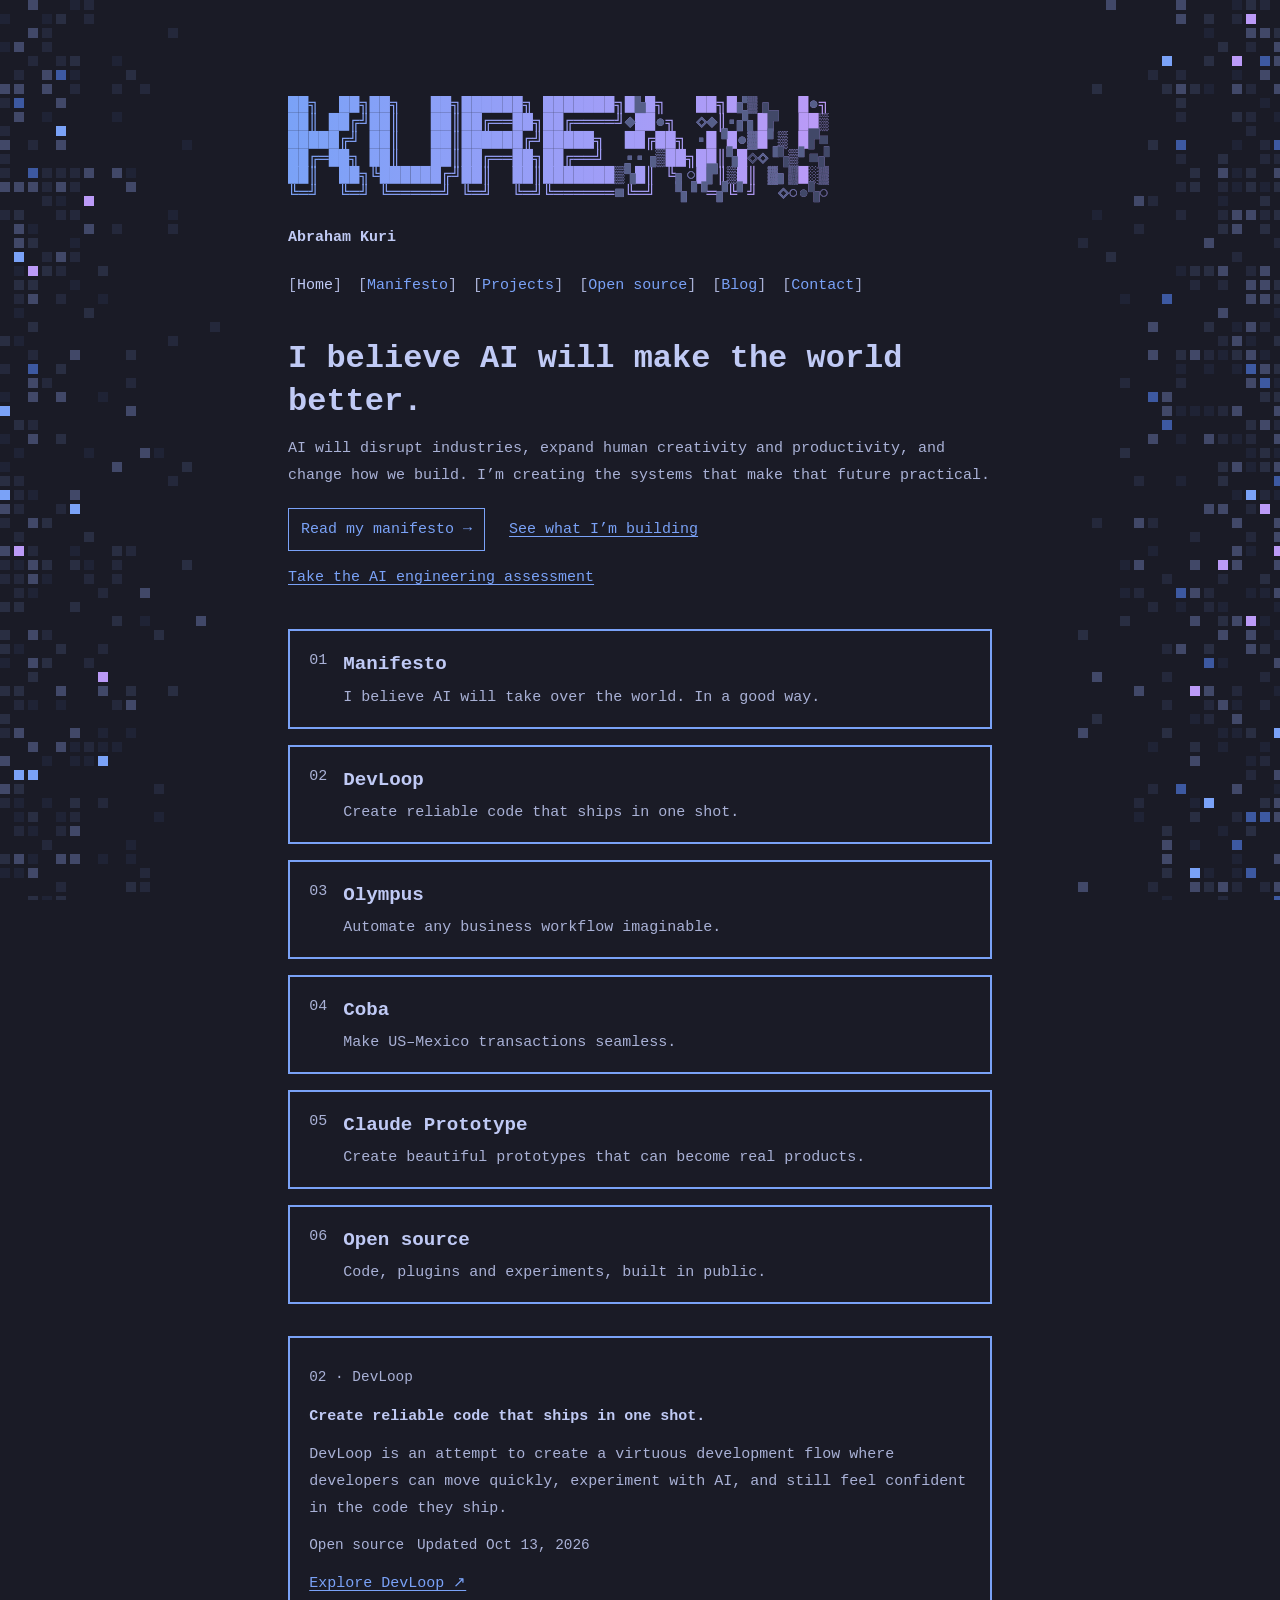
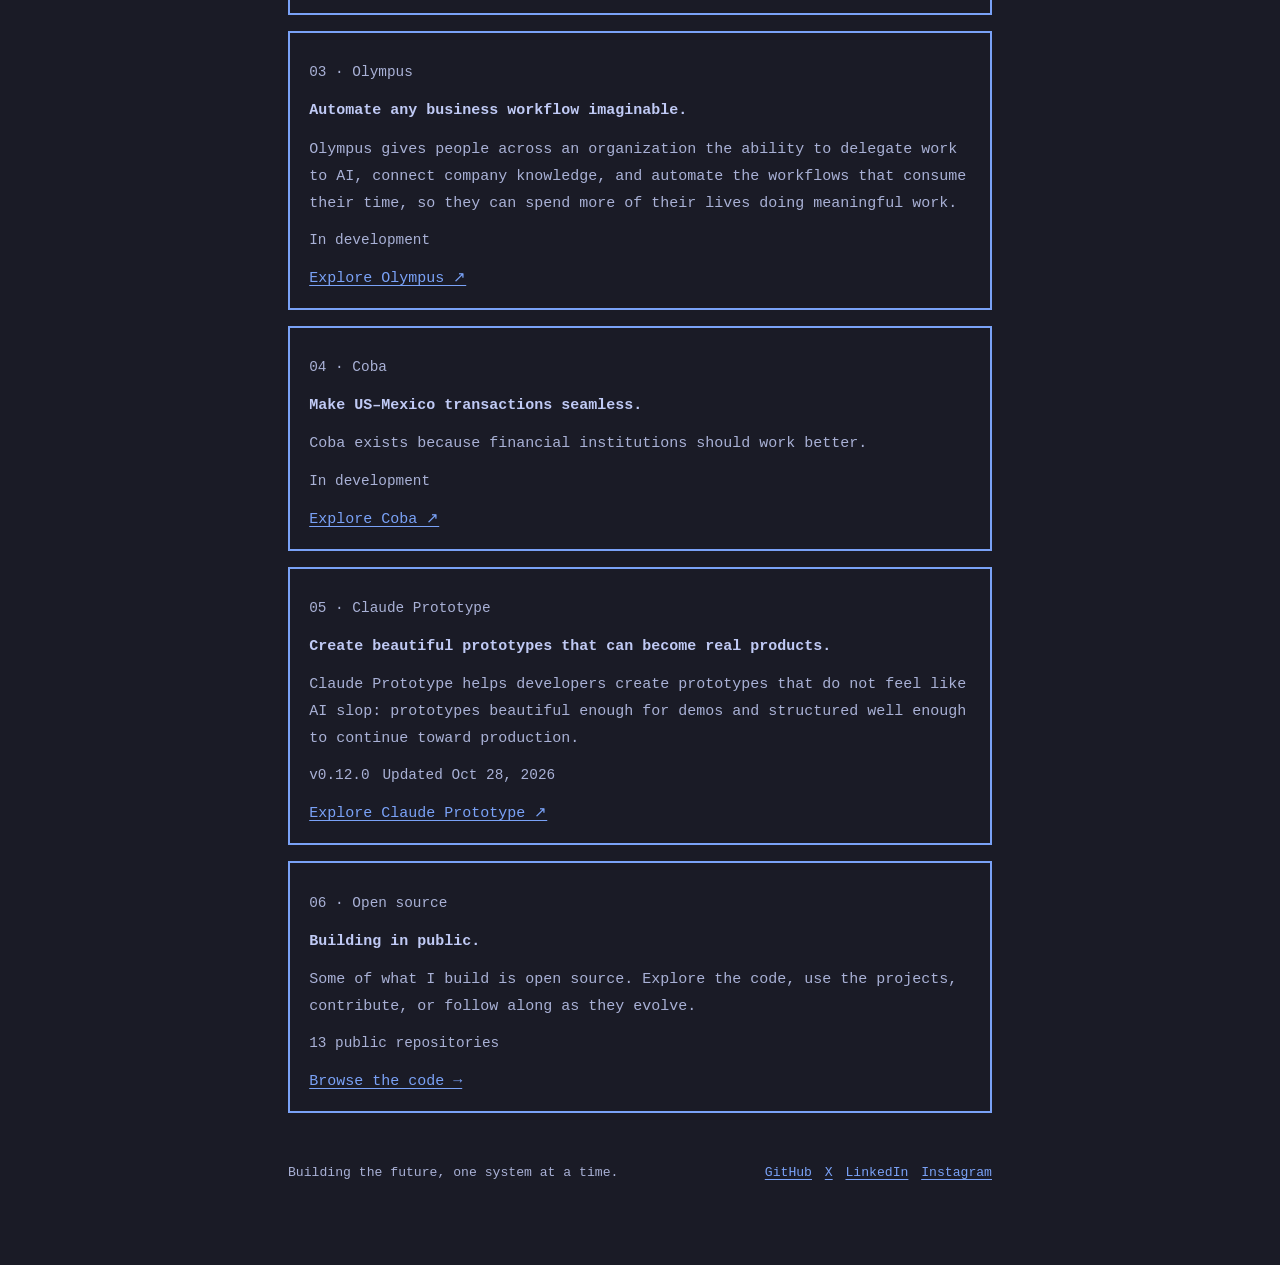
<file: index.html>
<!doctype html>
<html lang="en">
<head>
  <meta charset="utf-8" />
  <meta name="viewport" content="width=device-width, initial-scale=1" />
  <title>Abraham Kuri — I believe AI will make the world better</title>
  <meta name="description" content="Abraham Kuri builds the systems that make an AI-shaped future practical: DevLoop, Olympus, Coba and Claude Prototype." />
  <link rel="icon" href="/favicon.ico" sizes="32x32" />
  <link rel="icon" href="/favicon.svg" type="image/svg+xml" />
  <link rel="apple-touch-icon" href="/apple-touch-icon.png" />
  <meta name="theme-color" content="#1a1b26" />
  <link rel="canonical" href="https://kurenn.dev/" />
  <meta property="og:type" content="website" />
  <meta property="og:url" content="https://kurenn.dev/" />
  <meta property="og:title" content="Abraham Kuri — I believe AI will make the world better" />
  <meta property="og:description" content="Abraham Kuri builds the systems that make an AI-shaped future practical: DevLoop, Olympus, Coba and Claude Prototype." />
  <meta name="twitter:card" content="summary" />
  <meta name="twitter:creator" content="@kurenn" />
  <script src="js/site.js" defer></script>
  <link rel="stylesheet" href="css/styles.css" />
</head>
<body>
  <a class="proto-skip" href="#main">Skip to content</a>
  <div class="home">
    <header class="wrap top" style="view-transition-name: app-header">
      <a href="index.html" class="name" aria-current="page">Abraham Kuri</a>
    </header>
    <main id="main" tabindex="-1">
      <div class="wrap g12 stage" data-ix-stage>
        <section class="belief-top" aria-labelledby="belief-h-list">
          <h1 id="belief-h-list" class="belief-title">I believe AI will make the world better.</h1>
          <p class="lead">AI will disrupt industries, expand human creativity and productivity, and change how we build. I’m creating the systems that make that future practical.</p>
          <div class="actions"><a href="manifesto.html" class="btn" data-open-modal="manifesto" aria-haspopup="dialog">Read my manifesto →</a><a href="projects.html" class="text-link">See what I’m building</a><a href="assessment.html" class="text-link">Take the AI engineering assessment</a></div>
        </section>
        <nav class="ix-list-wrap" aria-label="Index" style="display:contents"><ul class="ix-list" data-render="index"></ul></nav>
        <div class="panes" data-render="panes" aria-live="polite">
          <div class="pane" data-pane="belief">
            <p class="pane-title">I believe AI will make the world better.</p>
            <p class="pane-body">AI will disrupt industries, expand human creativity and productivity, and change how we build. I’m creating the systems that make that future practical.</p>
            <div class="actions"><a href="manifesto.html" class="btn" data-open-modal="manifesto" aria-haspopup="dialog">Read my manifesto →</a><a href="projects.html" class="text-link">See what I’m building</a></div>
          </div>
        </div>
      </div>
    </main>
    <footer class="home-foot">
      <div class="wrap"><span>Building the future, one system at a time.</span><nav aria-label="Elsewhere"><a href="https://github.com/kurenn" target="_blank" rel="noopener">GitHub</a><a href="https://x.com/kurenn" target="_blank" rel="noopener">X</a><a href="https://www.linkedin.com/in/abraham-kuri-vargas-b41a2126/" target="_blank" rel="noopener">LinkedIn</a><a href="https://www.instagram.com/3d.kurito/" target="_blank" rel="noopener">Instagram</a></nav></div>
    </footer>
  </div>
  <div data-modal="manifesto" role="dialog" aria-modal="true" aria-hidden="true" aria-labelledby="mtitle">
    <div class="overlay" data-panel-scroll>
      <div class="overlay-bar">
        <div class="wrap"><span class="meta">Manifesto · 4 min read</span><button data-close-modal>Close <span class="meta">Esc</span></button></div>
        <div class="progress" data-progress></div>
      </div>
      <div class="wrap g12 m-wrap"><article class="m-col" data-render="manifesto"></article></div>
    </div>
  </div>

  <script src="js/state.js"></script>
  <script src="js/data.js"></script>
  <script src="js/ui.js"></script>
  <script src="js/app.js"></script>
</body>
</html>
</file>
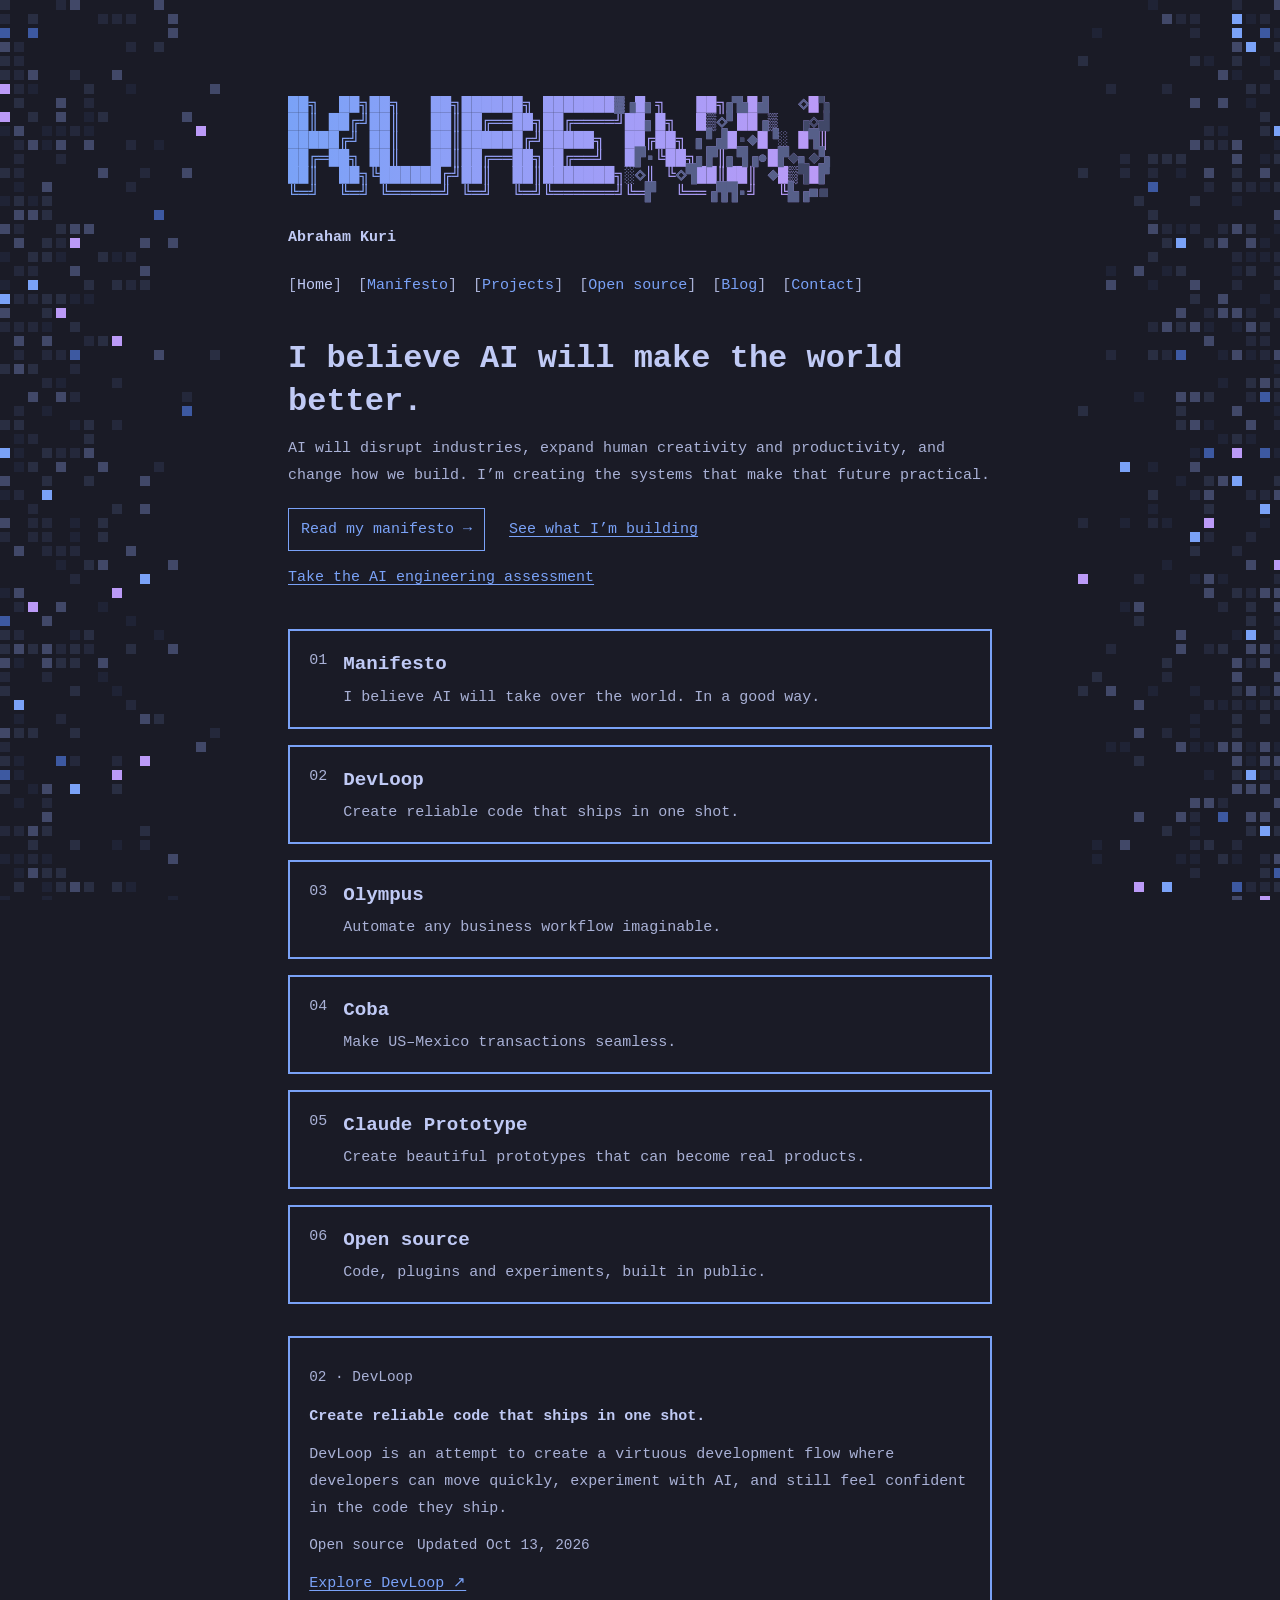
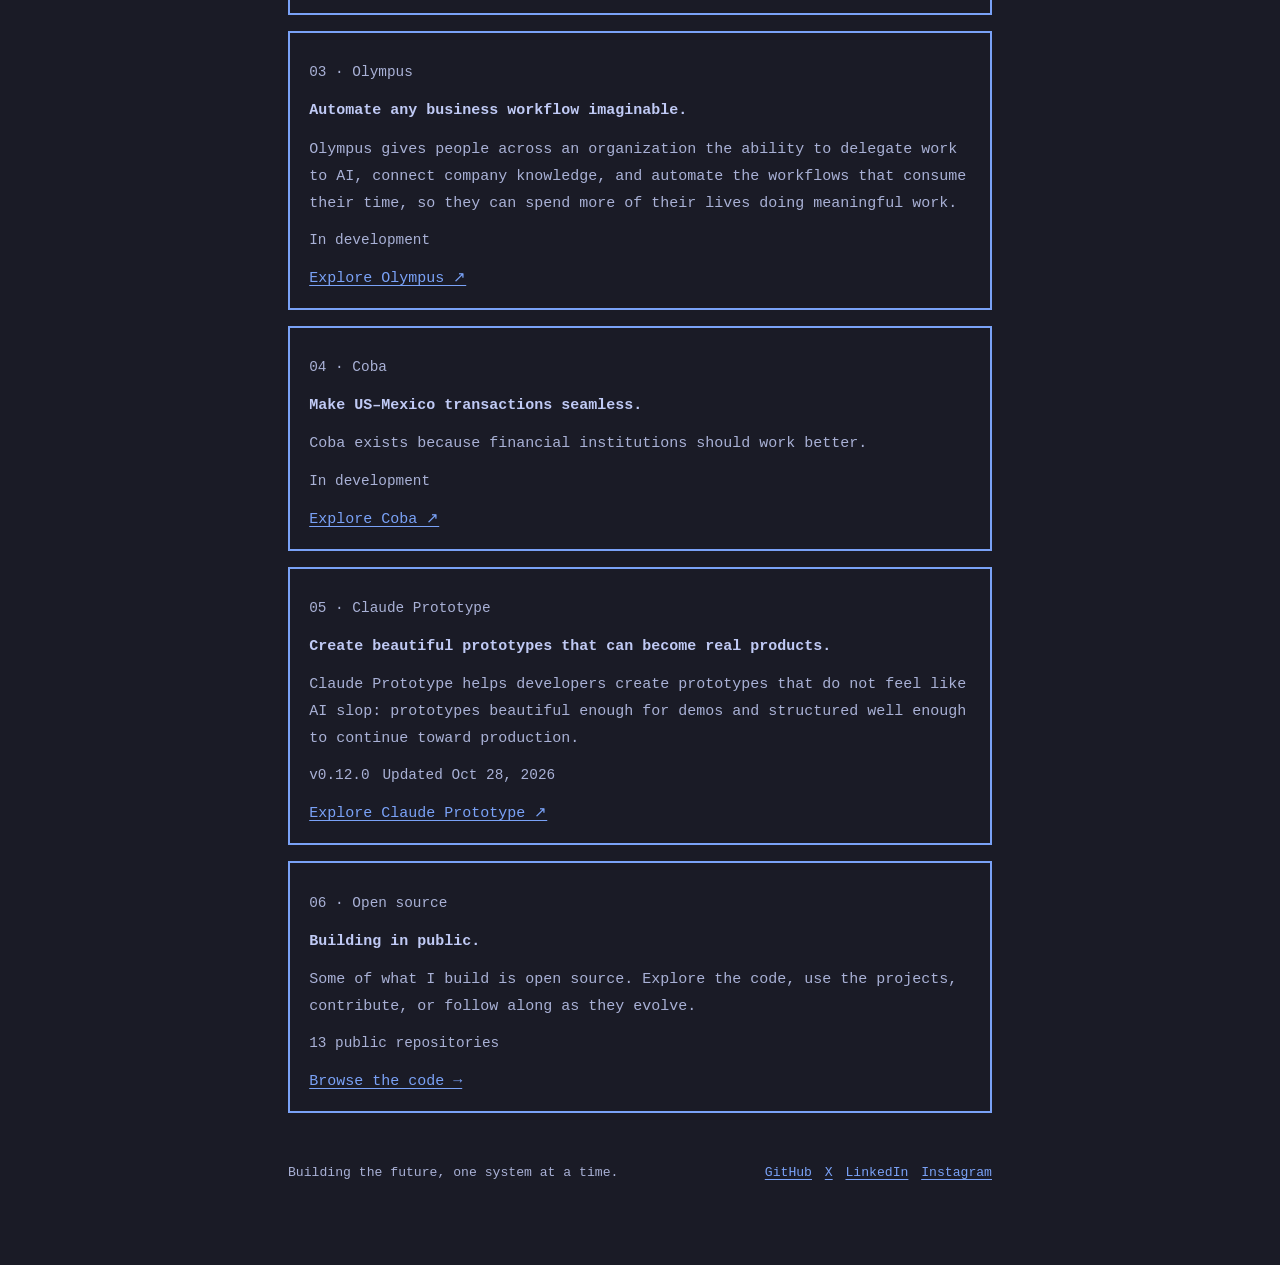
<file: work/index.html>
<!DOCTYPE html>
<html lang="en">
<head>
<meta charset="utf-8">
<title>Moved — kurenn.dev</title>
<link rel="icon" href="/favicon.ico" sizes="32x32">
<link rel="icon" href="/favicon.svg" type="image/svg+xml">
<link rel="canonical" href="https://kurenn.dev/">
<meta http-equiv="refresh" content="0; url=/">
<script>location.replace('/');</script>
</head>
<body style="background:#1a1b26;color:#a9b1d6;font-family:ui-monospace,monospace;padding:3rem">
<p>This page is now the front page. <a href="/">kurenn.dev</a></p>
</body>
</html>
</file>
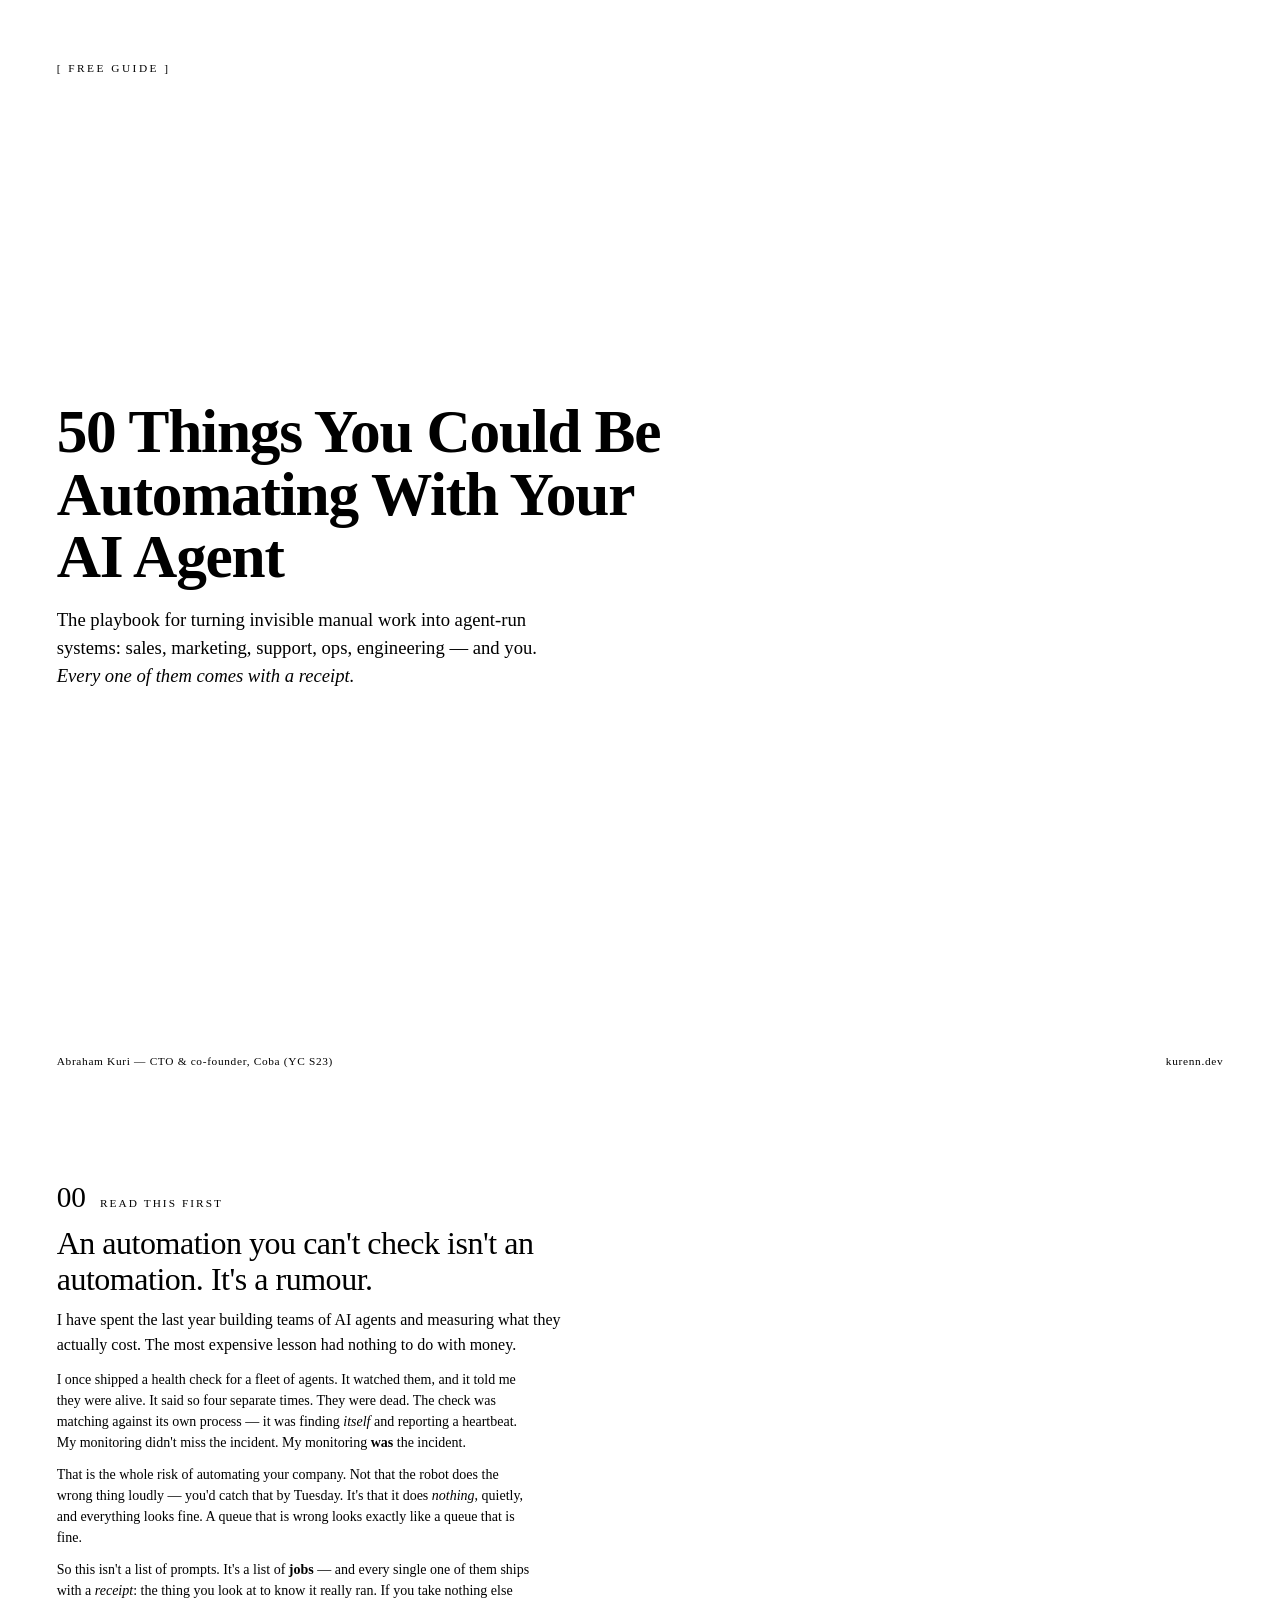
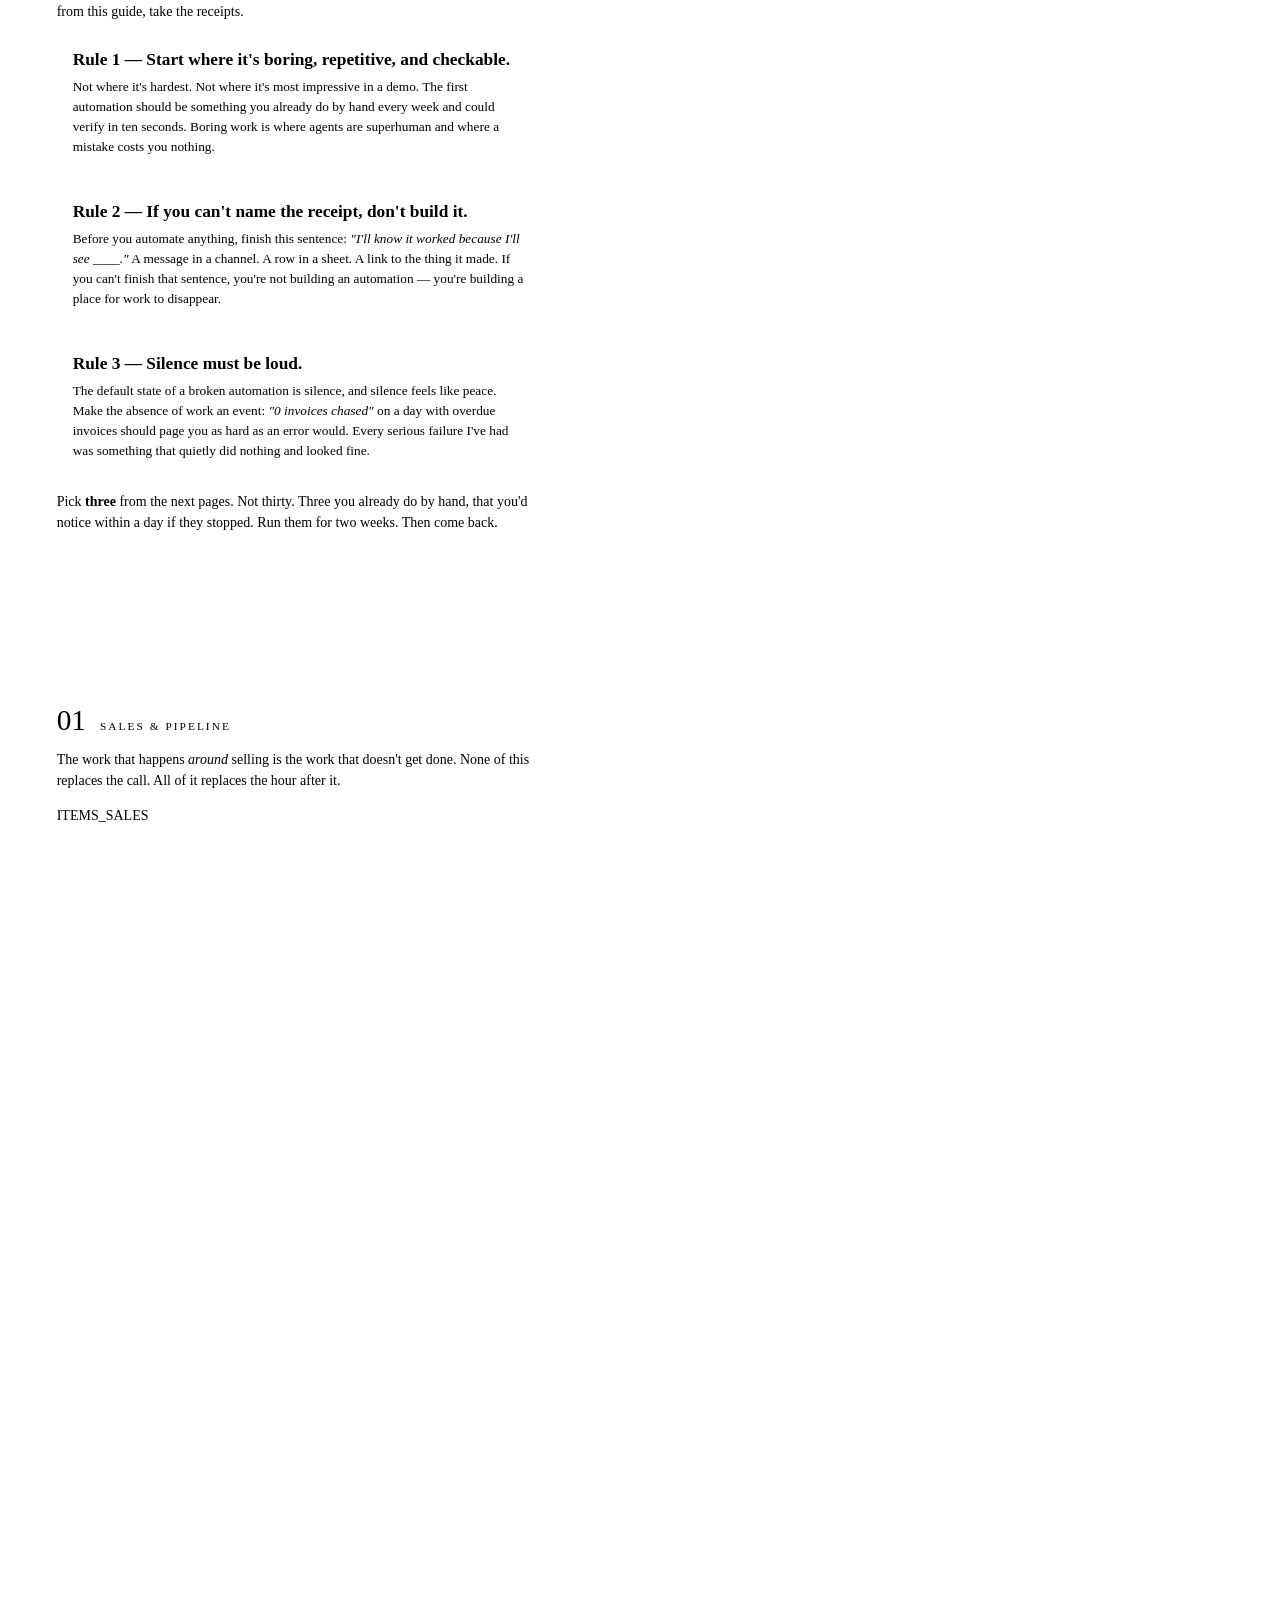
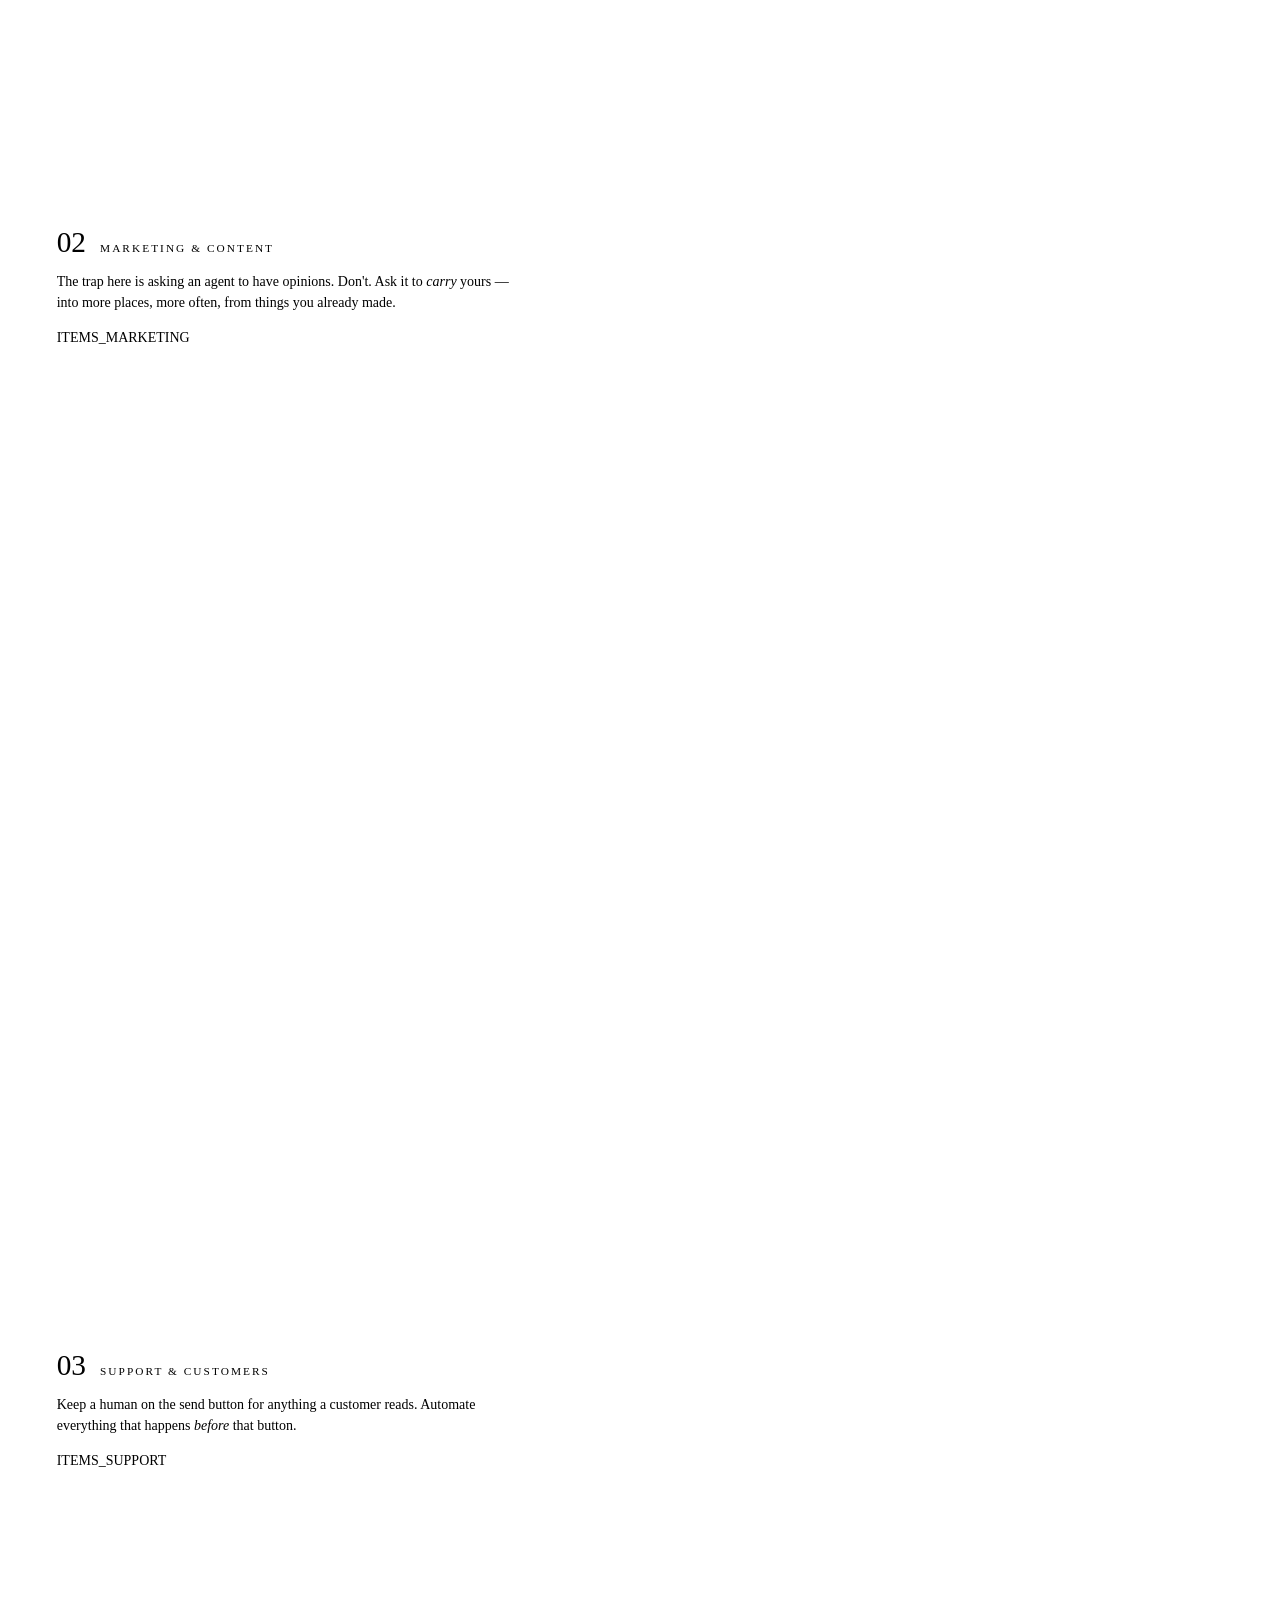
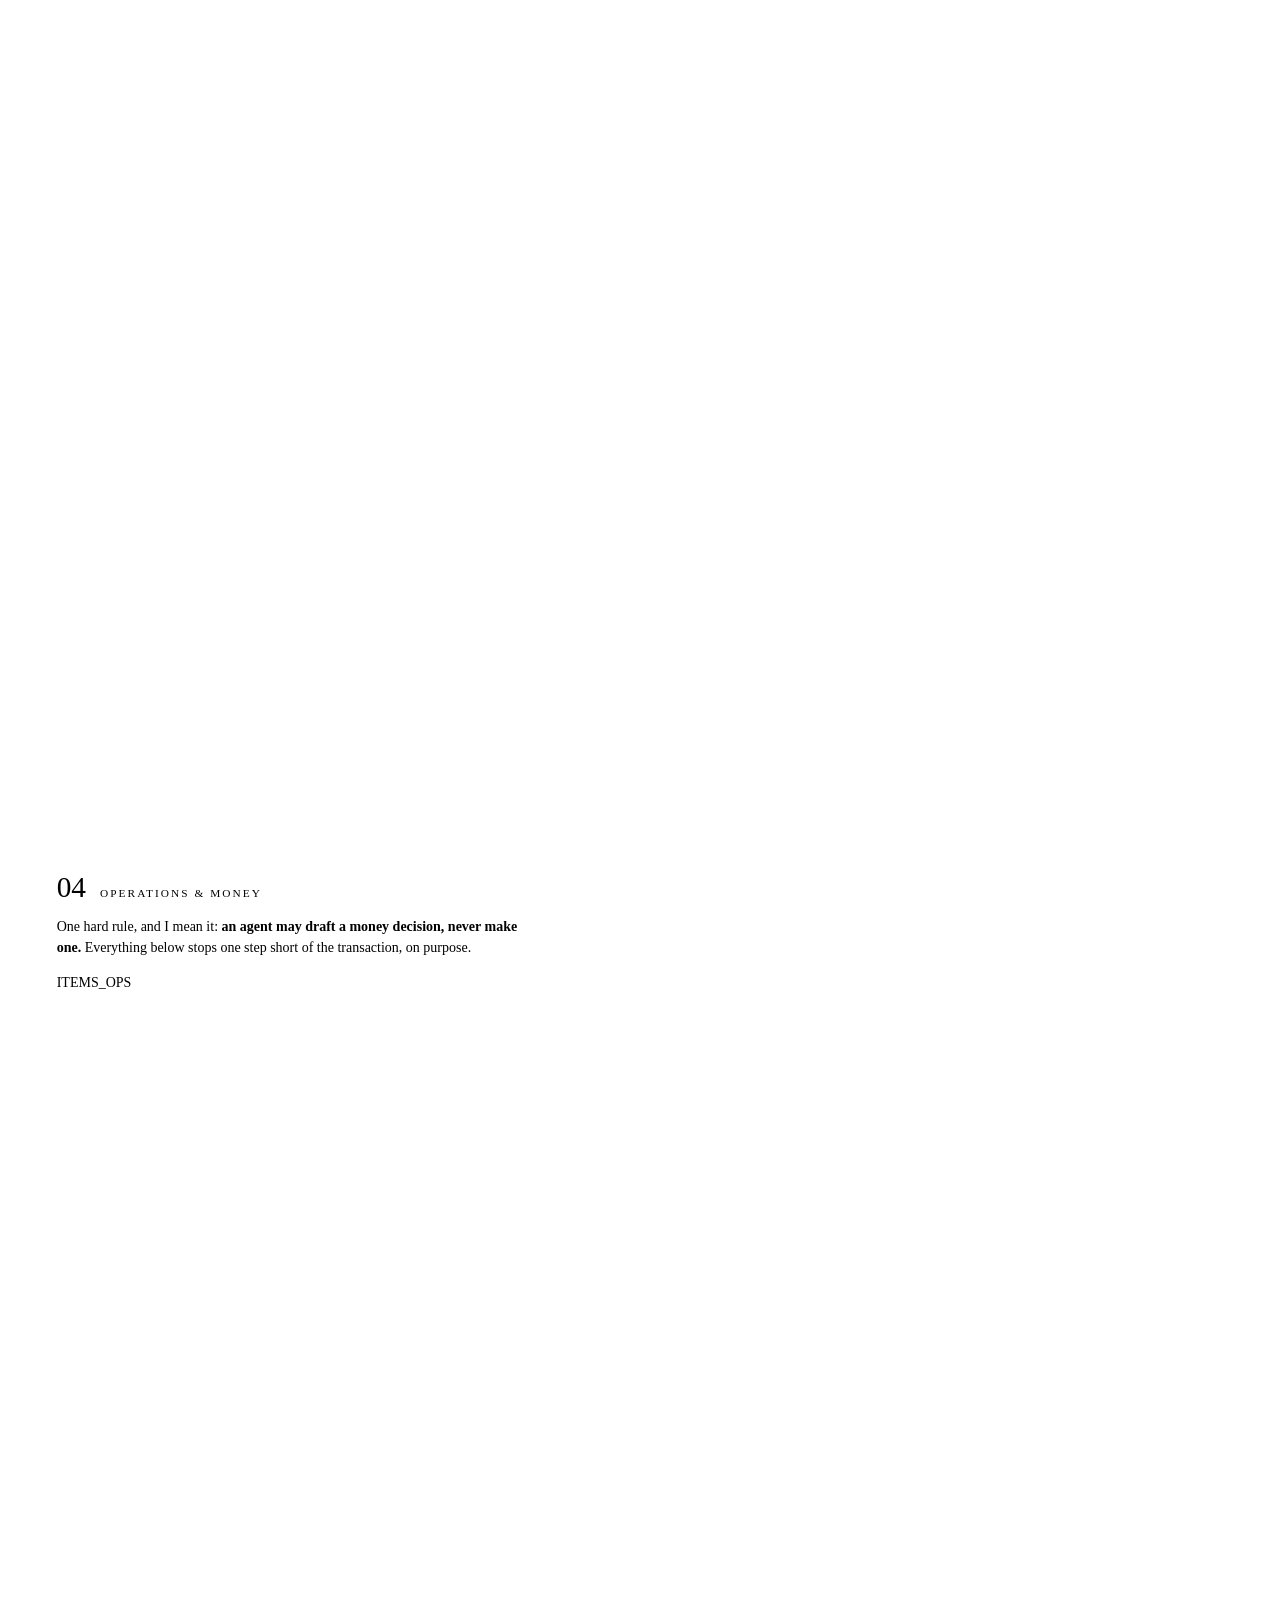
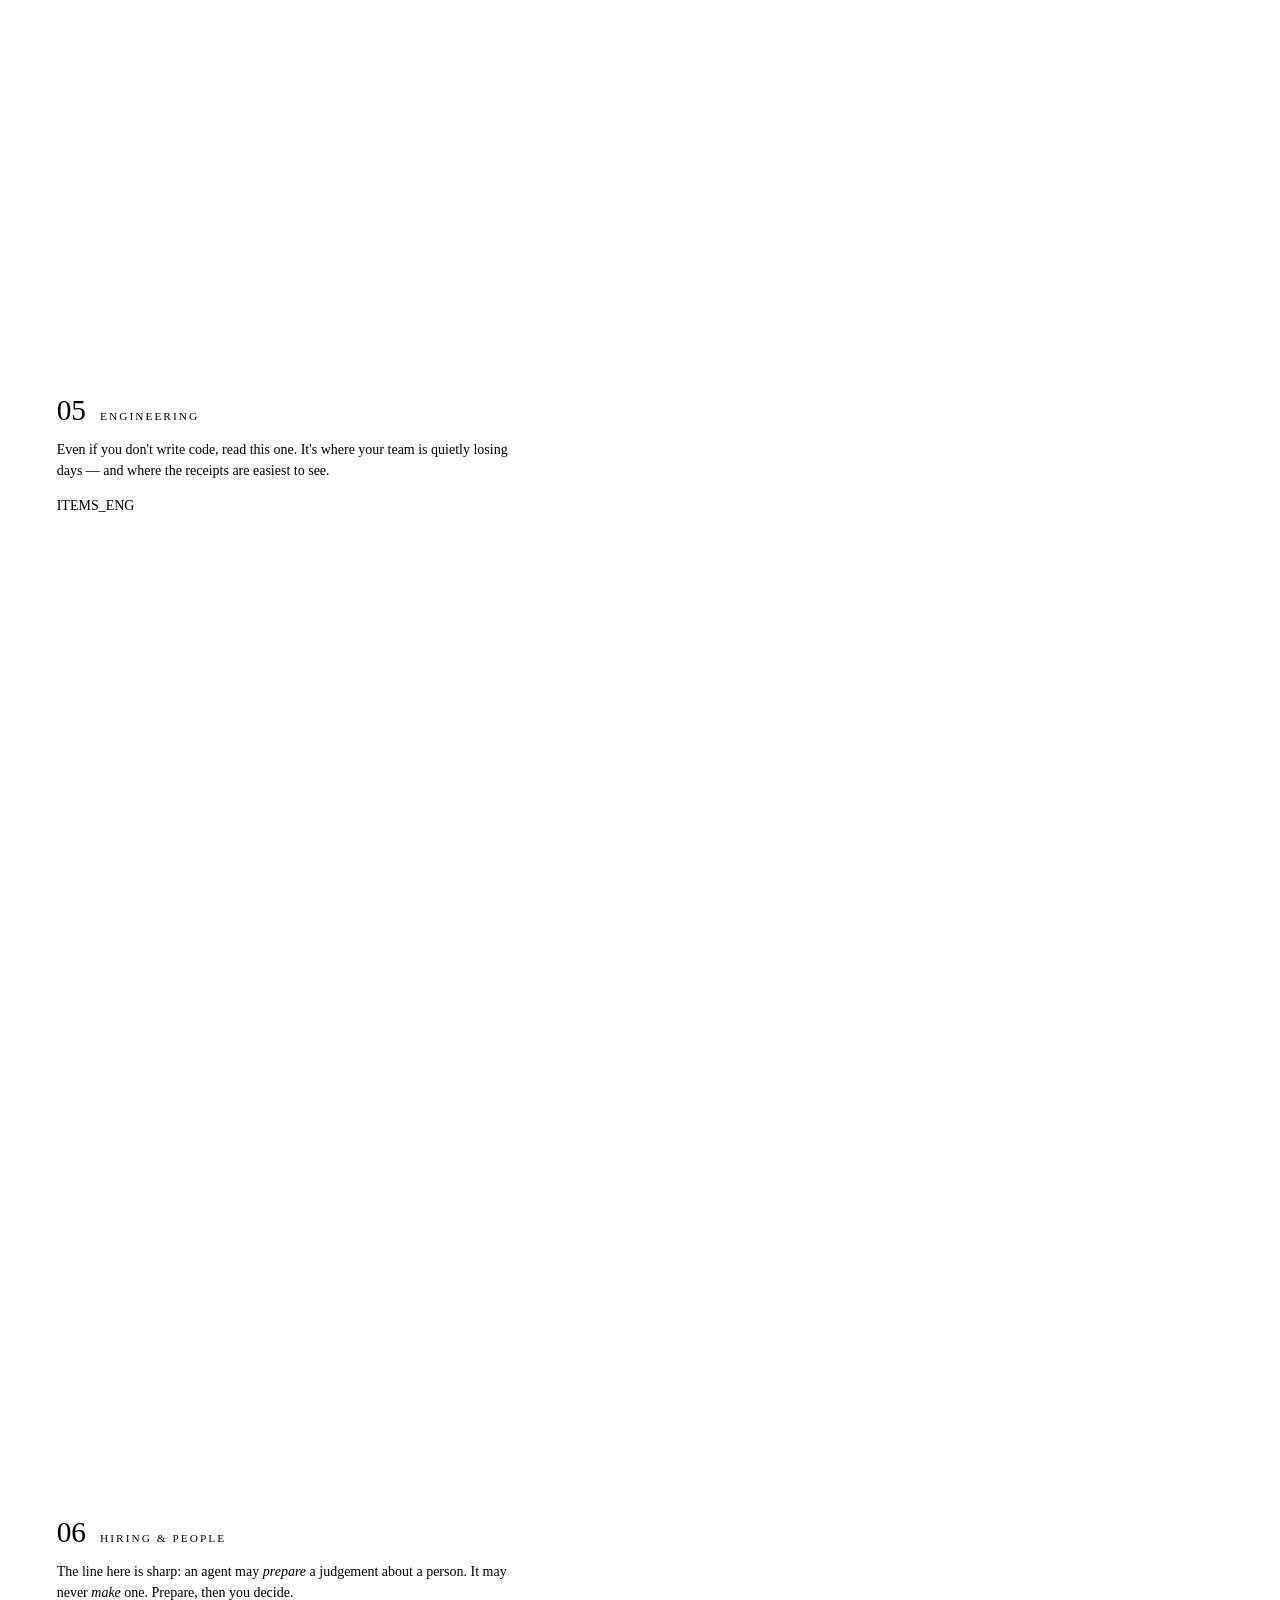
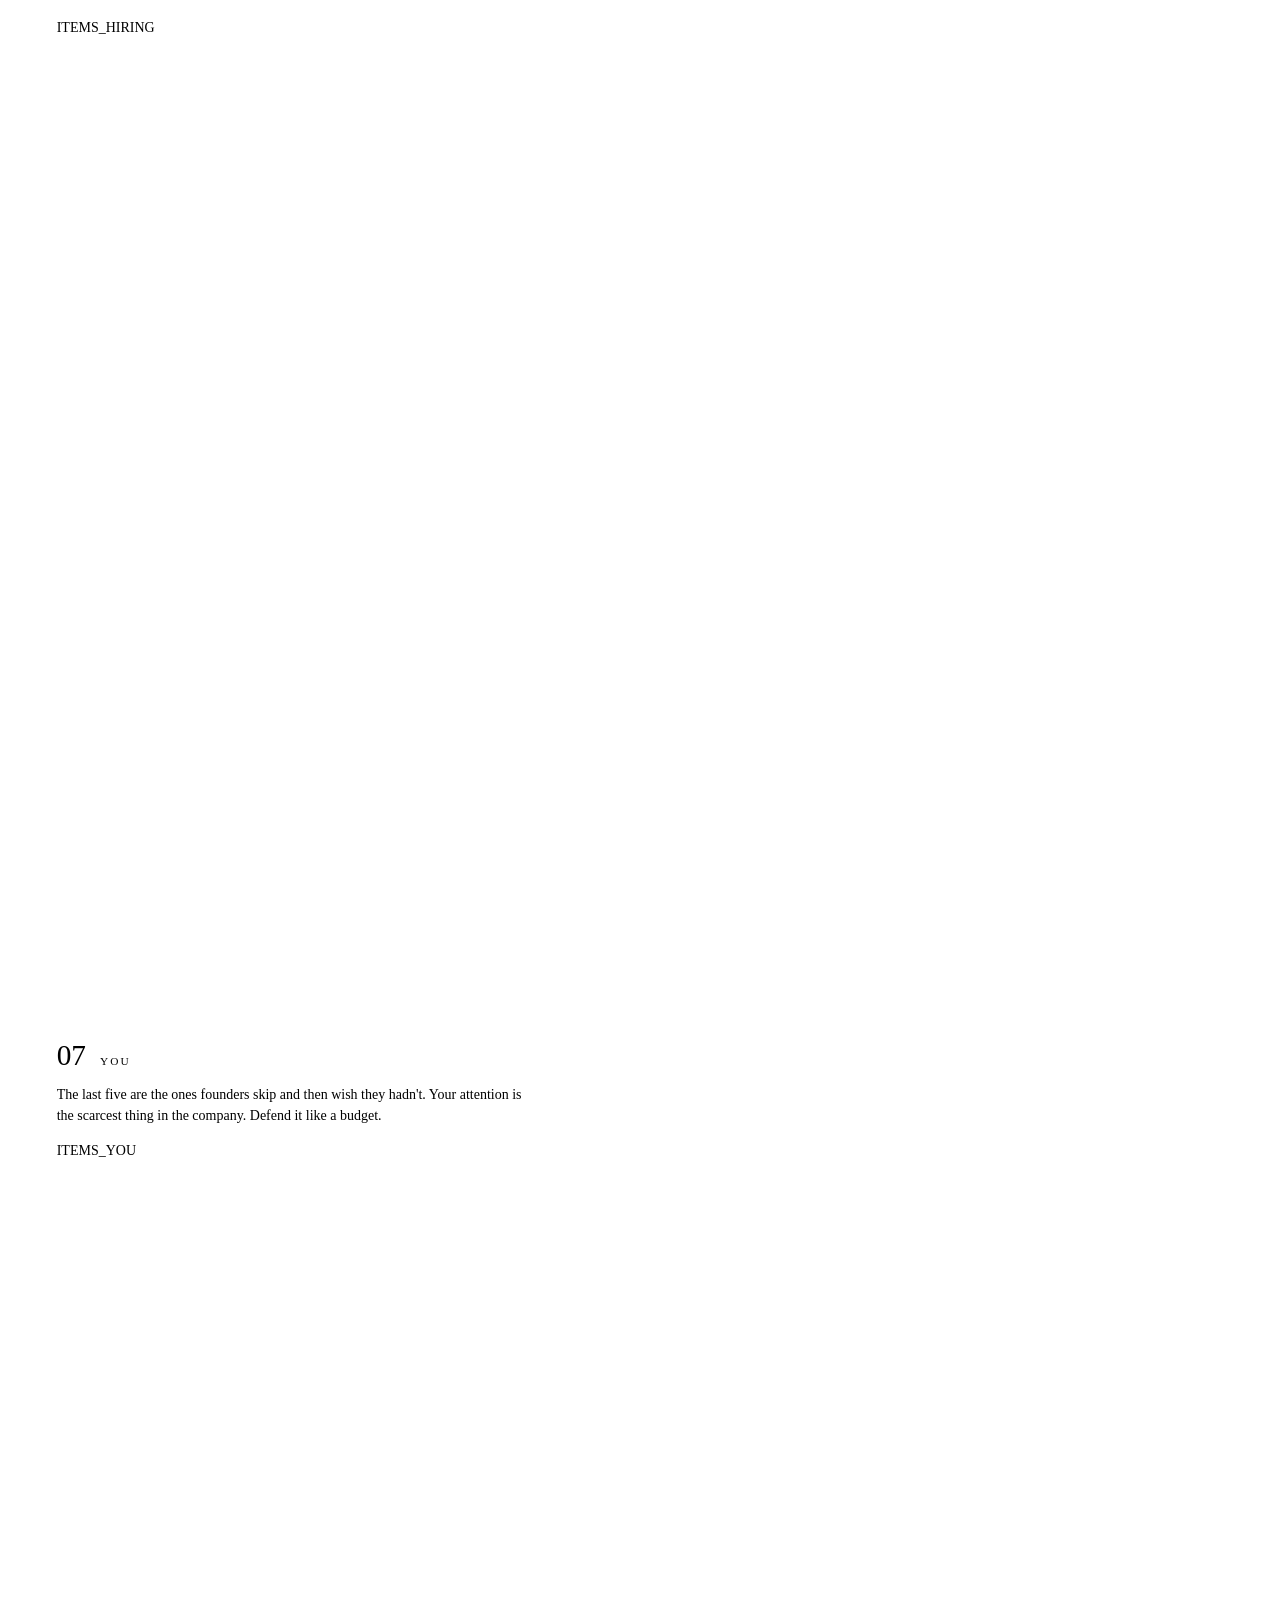
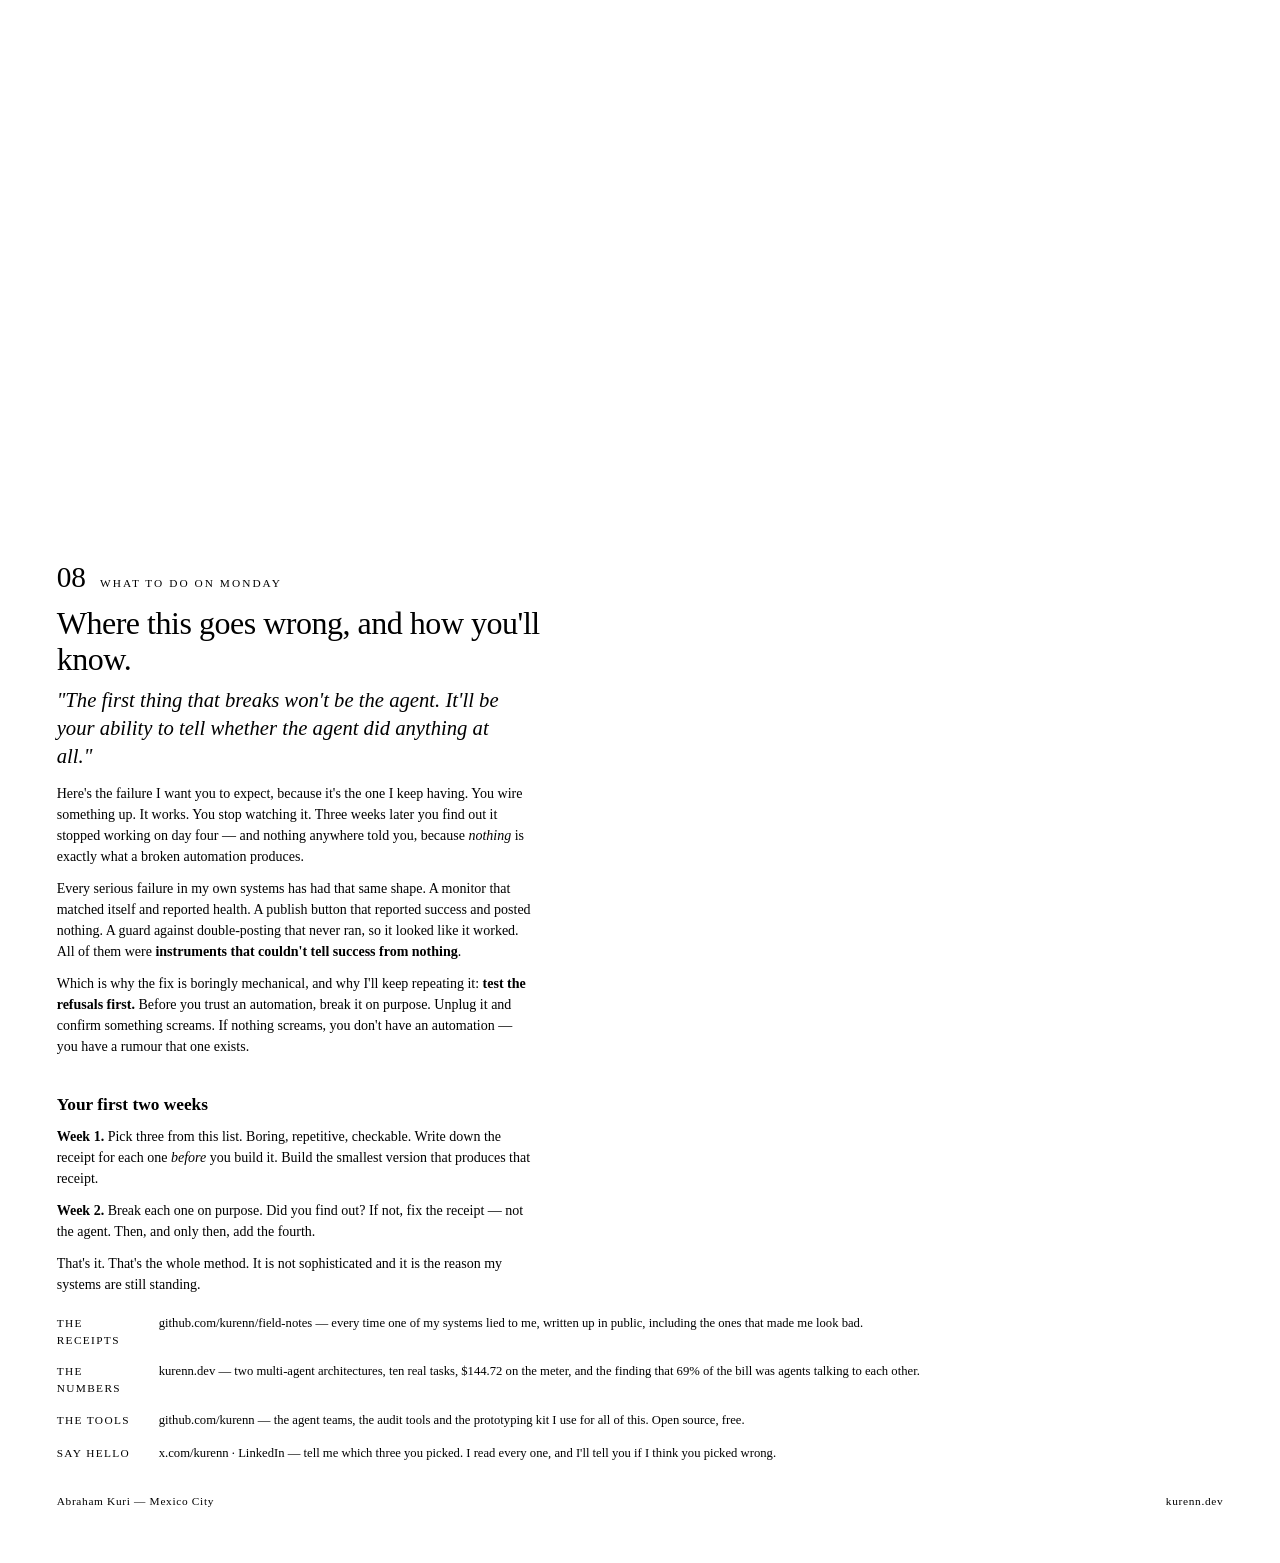
<file: _internal/guide/index.html>
<!DOCTYPE html>
<html lang="en">
<head>
<meta charset="utf-8">
<title>50 Things You Could Be Automating With Your AI Agent — Abraham Kuri</title>
<!--
  PRINT SOURCE for /guide/50-things-you-could-be-automating.pdf

  Regenerate:
      python3 _internal/guide/render.py

  Fonts resolve relative to this file (../../fonts/). Keep it here, not at the
  repo root — the root is the site, and this is a machine.
-->
<style>
FONT_FACES

:root{
  --bg:#FBF8F1; --ink:#17140E; --body:#413B30; --muted:#8B8474;
  --accent:#CE3A22; --rule:#E0D9CA; --hair:#E8E2D5; --panel:#F3EEE3;
  --serif:'Newsreader',Georgia,serif;
  --mono:'IBM Plex Mono',ui-monospace,monospace;
}

/* Zero page margin, and put the margin in the page's own padding instead —
   otherwise Chrome paints the background only inside the content box and every
   sheet comes out cream with white gutters. The site is cream to the edge; so
   is this. */
@page { size: A4; margin: 0; }

*{ box-sizing:border-box; margin:0; padding:0; }

html, body{ background:var(--bg); }
body{
  font-family:var(--serif); color:var(--body);
  font-size:10.5pt; line-height:1.5; -webkit-font-smoothing:antialiased;
}

/* ---- page machinery ---------------------------------------------------- */
.page{
  padding:16mm 15mm 14mm; min-height:297mm;
  page-break-after:always; background:var(--bg);
}
.page:last-child{ page-break-after:auto; }
.keep{ page-break-inside:avoid; break-inside:avoid; }

/* ---- cover ------------------------------------------------------------- */
.cover{ height:297mm; display:flex; flex-direction:column; }
.eyebrow{
  font-family:var(--mono); font-size:8.5pt; letter-spacing:.22em;
  text-transform:uppercase; color:var(--muted);
}
.cover .eyebrow{ color:var(--accent); }
.cover-mid{ flex:1; display:flex; flex-direction:column; justify-content:center; }
h1{
  font-family:var(--serif); font-weight:600; font-size:46pt; line-height:1.02;
  letter-spacing:-.02em; color:var(--ink); margin:0 0 18px; max-width:12em;
}
.cover .lede{
  font-size:14pt; line-height:1.5; color:var(--body); max-width:26em; margin-bottom:26px;
}
.cover .lede em{ font-style:italic; color:var(--ink); }
.rule-heavy{ height:2px; background:var(--ink); }
.rule{ height:1px; background:var(--rule); }
.cover-foot{
  display:flex; justify-content:space-between; align-items:baseline;
  font-family:var(--mono); font-size:8.5pt; letter-spacing:.06em; color:var(--muted);
  padding-top:12px; border-top:1px solid var(--ink);
}
.cover-foot strong{ color:var(--ink); font-weight:500; }

/* ---- interior ---------------------------------------------------------- */
h2{
  font-family:var(--serif); font-weight:500; font-size:24pt; line-height:1.1;
  letter-spacing:-.015em; color:var(--ink); margin:0 0 10px; max-width:16em;
}
h3{
  font-family:var(--serif); font-weight:600; font-size:13pt; color:var(--ink);
  margin:0 0 6px;
}
p{ margin:0 0 11px; max-width:34em; }
p.lede{ font-size:12pt; line-height:1.6; }
em{ font-style:italic; color:var(--ink); }
strong{ font-weight:600; color:var(--ink); }
a{ color:var(--accent); text-decoration:none; }

.sec-head{
  display:flex; align-items:baseline; gap:14px; margin:0 0 14px;
}
.sec-head .n{
  font-family:var(--serif); font-size:22pt; font-weight:500; color:var(--accent); line-height:1;
}
.sec-head .t{
  font-family:var(--mono); font-size:8.5pt; letter-spacing:.18em;
  text-transform:uppercase; color:var(--muted); white-space:nowrap;
}
.sec-head .fill{ flex:1; height:1px; background:var(--rule); }

/* ---- the rules panel --------------------------------------------------- */
.rulecard{
  background:var(--panel); border-left:2px solid var(--accent);
  padding:14px 16px; margin:0 0 14px;
}
.rulecard h3{ margin-bottom:4px; }
.rulecard p{ margin:0; font-size:10pt; }

/* ---- the 50 ------------------------------------------------------------ */
.item{ display:flex; gap:14px; padding:11px 0; border-top:1px solid var(--hair); }
.item .num{
  font-family:var(--mono); font-size:9pt; color:var(--accent);
  flex-shrink:0; width:22px; padding-top:2px;
}
.item .body{ flex:1; }
.item .job{
  font-family:var(--serif); font-size:12.5pt; font-weight:600; color:var(--ink);
  line-height:1.3; margin-bottom:3px;
}
.item .does{ font-size:10pt; line-height:1.5; color:var(--body); margin-bottom:4px; }
.item .receipt{
  font-family:var(--mono); font-size:8.5pt; line-height:1.5; color:var(--muted);
}
.item .receipt b{
  color:var(--accent); font-weight:400; letter-spacing:.08em; text-transform:uppercase;
}
.group{ margin-bottom:20px; }
.group:last-child{ margin-bottom:0; }

/* ---- closing ----------------------------------------------------------- */
.pull{
  font-family:var(--serif); font-size:15.5pt; line-height:1.35; color:var(--ink);
  font-style:italic; max-width:22em; margin:0 0 12px;
}
.links{ margin-top:12px; }
.links .row{
  display:flex; gap:14px; padding:7px 0; border-top:1px solid var(--hair);
  font-size:9.5pt; align-items:baseline;
}
.links .row .k{
  font-family:var(--mono); font-size:8.5pt; letter-spacing:.12em;
  text-transform:uppercase; color:var(--muted); width:88px; flex-shrink:0;
}
.links .row .v{ flex:1; }
.links .row .v a{ color:var(--accent); }

.folio{
  position:running(footer);
}
.sig{
  margin-top:14px; padding-top:9px; border-top:2px solid var(--ink);
  font-family:var(--mono); font-size:8.5pt; letter-spacing:.06em; color:var(--muted);
  display:flex; justify-content:space-between;
}
/* The closing page must END the document. Left to itself the signature block
   orphans onto a 13th page that is nothing but a rule and a footer. */
.page.close{ min-height:auto; }
</style>
</head>
<body>

<!-- ============================ COVER ============================ -->
<section class="page cover">
  <div class="eyebrow">[ Free guide ]</div>

  <div class="cover-mid">
    <h1>50 Things You Could Be Automating With Your AI&nbsp;Agent</h1>
    <p class="lede">
      The playbook for turning invisible manual work into agent-run systems:
      sales, marketing, support, ops, engineering — and you.
      <em>Every one of them comes with a receipt.</em>
    </p>
    <div class="rule-heavy" style="max-width:120px"></div>
  </div>

  <div class="cover-foot">
    <span><strong>Abraham Kuri</strong> — CTO &amp; co-founder, Coba (YC&nbsp;S23)</span>
    <span>kurenn.dev</span>
  </div>
</section>

<!-- ============================ READ FIRST ============================ -->
<section class="page">
  <div class="sec-head">
    <span class="n">00</span><span class="t">Read this first</span><span class="fill"></span>
  </div>

  <h2>An automation you can't check isn't an automation. It's a rumour.</h2>

  <p class="lede">
    I have spent the last year building teams of AI agents and measuring what they
    actually cost. The most expensive lesson had nothing to do with money.
  </p>

  <p>
    I once shipped a health check for a fleet of agents. It watched them, and it told
    me they were alive. It said so four separate times. They were dead. The check was
    matching against its own process — it was finding <em>itself</em> and reporting a
    heartbeat. My monitoring didn't miss the incident. My monitoring <strong>was</strong>
    the incident.
  </p>

  <p>
    That is the whole risk of automating your company. Not that the robot does the
    wrong thing loudly — you'd catch that by Tuesday. It's that it does
    <em>nothing</em>, quietly, and everything looks fine. A queue that is wrong looks
    exactly like a queue that is fine.
  </p>

  <p>
    So this isn't a list of prompts. It's a list of <strong>jobs</strong> — and every
    single one of them ships with a <em>receipt</em>: the thing you look at to know it
    really ran. If you take nothing else from this guide, take the receipts.
  </p>

  <div class="rulecard keep">
    <h3>Rule 1 — Start where it's boring, repetitive, and checkable.</h3>
    <p>Not where it's hardest. Not where it's most impressive in a demo. The first
       automation should be something you already do by hand every week and could
       verify in ten seconds. Boring work is where agents are superhuman and where a
       mistake costs you nothing.</p>
  </div>

  <div class="rulecard keep">
    <h3>Rule 2 — If you can't name the receipt, don't build it.</h3>
    <p>Before you automate anything, finish this sentence: <em>"I'll know it worked
       because I'll see ____."</em> A message in a channel. A row in a sheet. A link
       to the thing it made. If you can't finish that sentence, you're not building an
       automation — you're building a place for work to disappear.</p>
  </div>

  <div class="rulecard keep">
    <h3>Rule 3 — Silence must be loud.</h3>
    <p>The default state of a broken automation is silence, and silence feels like
       peace. Make the absence of work an event: <em>"0 invoices chased"</em> on a day
       with overdue invoices should page you as hard as an error would. Every serious
       failure I've had was something that quietly did nothing and looked fine.</p>
  </div>

  <p style="margin-top:16px">
    Pick <strong>three</strong> from the next pages. Not thirty. Three you already do
    by hand, that you'd notice within a day if they stopped. Run them for two weeks.
    Then come back.
  </p>
</section>

<!-- ============================ SALES ============================ -->
<section class="page">
  <div class="sec-head">
    <span class="n">01</span><span class="t">Sales &amp; pipeline</span><span class="fill"></span>
  </div>
  <p style="margin-bottom:14px">The work that happens <em>around</em> selling is the work that
     doesn't get done. None of this replaces the call. All of it replaces the hour after it.</p>

  <div class="group">
ITEMS_SALES
  </div>
</section>

<!-- ============================ MARKETING ============================ -->
<section class="page">
  <div class="sec-head">
    <span class="n">02</span><span class="t">Marketing &amp; content</span><span class="fill"></span>
  </div>
  <p style="margin-bottom:14px">The trap here is asking an agent to have opinions. Don't.
     Ask it to <em>carry</em> yours — into more places, more often, from things you already made.</p>

  <div class="group">
ITEMS_MARKETING
  </div>
</section>

<!-- ============================ SUPPORT ============================ -->
<section class="page">
  <div class="sec-head">
    <span class="n">03</span><span class="t">Support &amp; customers</span><span class="fill"></span>
  </div>
  <p style="margin-bottom:14px">Keep a human on the send button for anything a customer reads.
     Automate everything that happens <em>before</em> that button.</p>

  <div class="group">
ITEMS_SUPPORT
  </div>
</section>

<!-- ============================ OPS ============================ -->
<section class="page">
  <div class="sec-head">
    <span class="n">04</span><span class="t">Operations &amp; money</span><span class="fill"></span>
  </div>
  <p style="margin-bottom:14px">One hard rule, and I mean it: <strong>an agent may draft a
     money decision, never make one.</strong> Everything below stops one step short of the
     transaction, on purpose.</p>

  <div class="group">
ITEMS_OPS
  </div>
</section>

<!-- ============================ ENGINEERING ============================ -->
<section class="page">
  <div class="sec-head">
    <span class="n">05</span><span class="t">Engineering</span><span class="fill"></span>
  </div>
  <p style="margin-bottom:14px">Even if you don't write code, read this one. It's where your
     team is quietly losing days — and where the receipts are easiest to see.</p>

  <div class="group">
ITEMS_ENG
  </div>
</section>

<!-- ============================ HIRING ============================ -->
<section class="page">
  <div class="sec-head">
    <span class="n">06</span><span class="t">Hiring &amp; people</span><span class="fill"></span>
  </div>
  <p style="margin-bottom:14px">The line here is sharp: an agent may <em>prepare</em> a
     judgement about a person. It may never <em>make</em> one. Prepare, then you decide.</p>

  <div class="group">
ITEMS_HIRING
  </div>
</section>

<!-- ============================ YOU ============================ -->
<section class="page">
  <div class="sec-head">
    <span class="n">07</span><span class="t">You</span><span class="fill"></span>
  </div>
  <p style="margin-bottom:14px">The last five are the ones founders skip and then wish they
     hadn't. Your attention is the scarcest thing in the company. Defend it like a budget.</p>

  <div class="group">
ITEMS_YOU
  </div>
</section>

<!-- ============================ CLOSING ============================ -->
<section class="page close">
  <div class="sec-head">
    <span class="n">08</span><span class="t">What to do on Monday</span><span class="fill"></span>
  </div>

  <h2>Where this goes wrong, and how you'll know.</h2>

  <p class="pull">
    "The first thing that breaks won't be the agent. It'll be your ability to tell
    whether the agent did anything at all."
  </p>

  <p>
    Here's the failure I want you to expect, because it's the one I keep having. You
    wire something up. It works. You stop watching it. Three weeks later you find out
    it stopped working on day four — and nothing anywhere told you, because
    <em>nothing</em> is exactly what a broken automation produces.
  </p>

  <p>
    Every serious failure in my own systems has had that same shape. A monitor that
    matched itself and reported health. A publish button that reported success and
    posted nothing. A guard against double-posting that never ran, so it looked like it
    worked. All of them were <strong>instruments that couldn't tell success from
    nothing</strong>.
  </p>

  <p>
    Which is why the fix is boringly mechanical, and why I'll keep repeating it:
    <strong>test the refusals first.</strong> Before you trust an automation, break it
    on purpose. Unplug it and confirm something screams. If nothing screams, you don't
    have an automation — you have a rumour that one exists.
  </p>

  <div class="rule" style="margin:18px 0 16px"></div>

  <h3 style="margin-bottom:8px">Your first two weeks</h3>
  <p><strong>Week 1.</strong> Pick three from this list. Boring, repetitive, checkable.
     Write down the receipt for each one <em>before</em> you build it. Build the smallest
     version that produces that receipt.</p>
  <p><strong>Week 2.</strong> Break each one on purpose. Did you find out? If not, fix the
     receipt — not the agent. Then, and only then, add the fourth.</p>
  <p style="margin-bottom:0">That's it. That's the whole method. It is not sophisticated and
     it is the reason my systems are still standing.</p>

  <div class="links">
    <div class="row">
      <span class="k">The receipts</span>
      <span class="v"><a href="https://github.com/kurenn/field-notes">github.com/kurenn/field-notes</a>
        — every time one of my systems lied to me, written up in public, including the
        ones that made me look bad.</span>
    </div>
    <div class="row">
      <span class="k">The numbers</span>
      <span class="v"><a href="https://kurenn.dev">kurenn.dev</a>
        — two multi-agent architectures, ten real tasks, $144.72 on the meter, and the
        finding that 69% of the bill was agents talking to each other.</span>
    </div>
    <div class="row">
      <span class="k">The tools</span>
      <span class="v"><a href="https://github.com/kurenn">github.com/kurenn</a>
        — the agent teams, the audit tools and the prototyping kit I use for all of this.
        Open source, free.</span>
    </div>
    <div class="row">
      <span class="k">Say hello</span>
      <span class="v"><a href="https://x.com/kurenn">x.com/kurenn</a> ·
        <a href="https://www.linkedin.com/in/abraham-kuri-vargas-b41a2126/">LinkedIn</a>
        — tell me which three you picked. I read every one, and I'll tell you if I think
        you picked wrong.</span>
    </div>
  </div>

  <div class="sig">
    <span>Abraham Kuri — Mexico City</span>
    <span>kurenn.dev</span>
  </div>
</section>

</body>
</html>
</file>
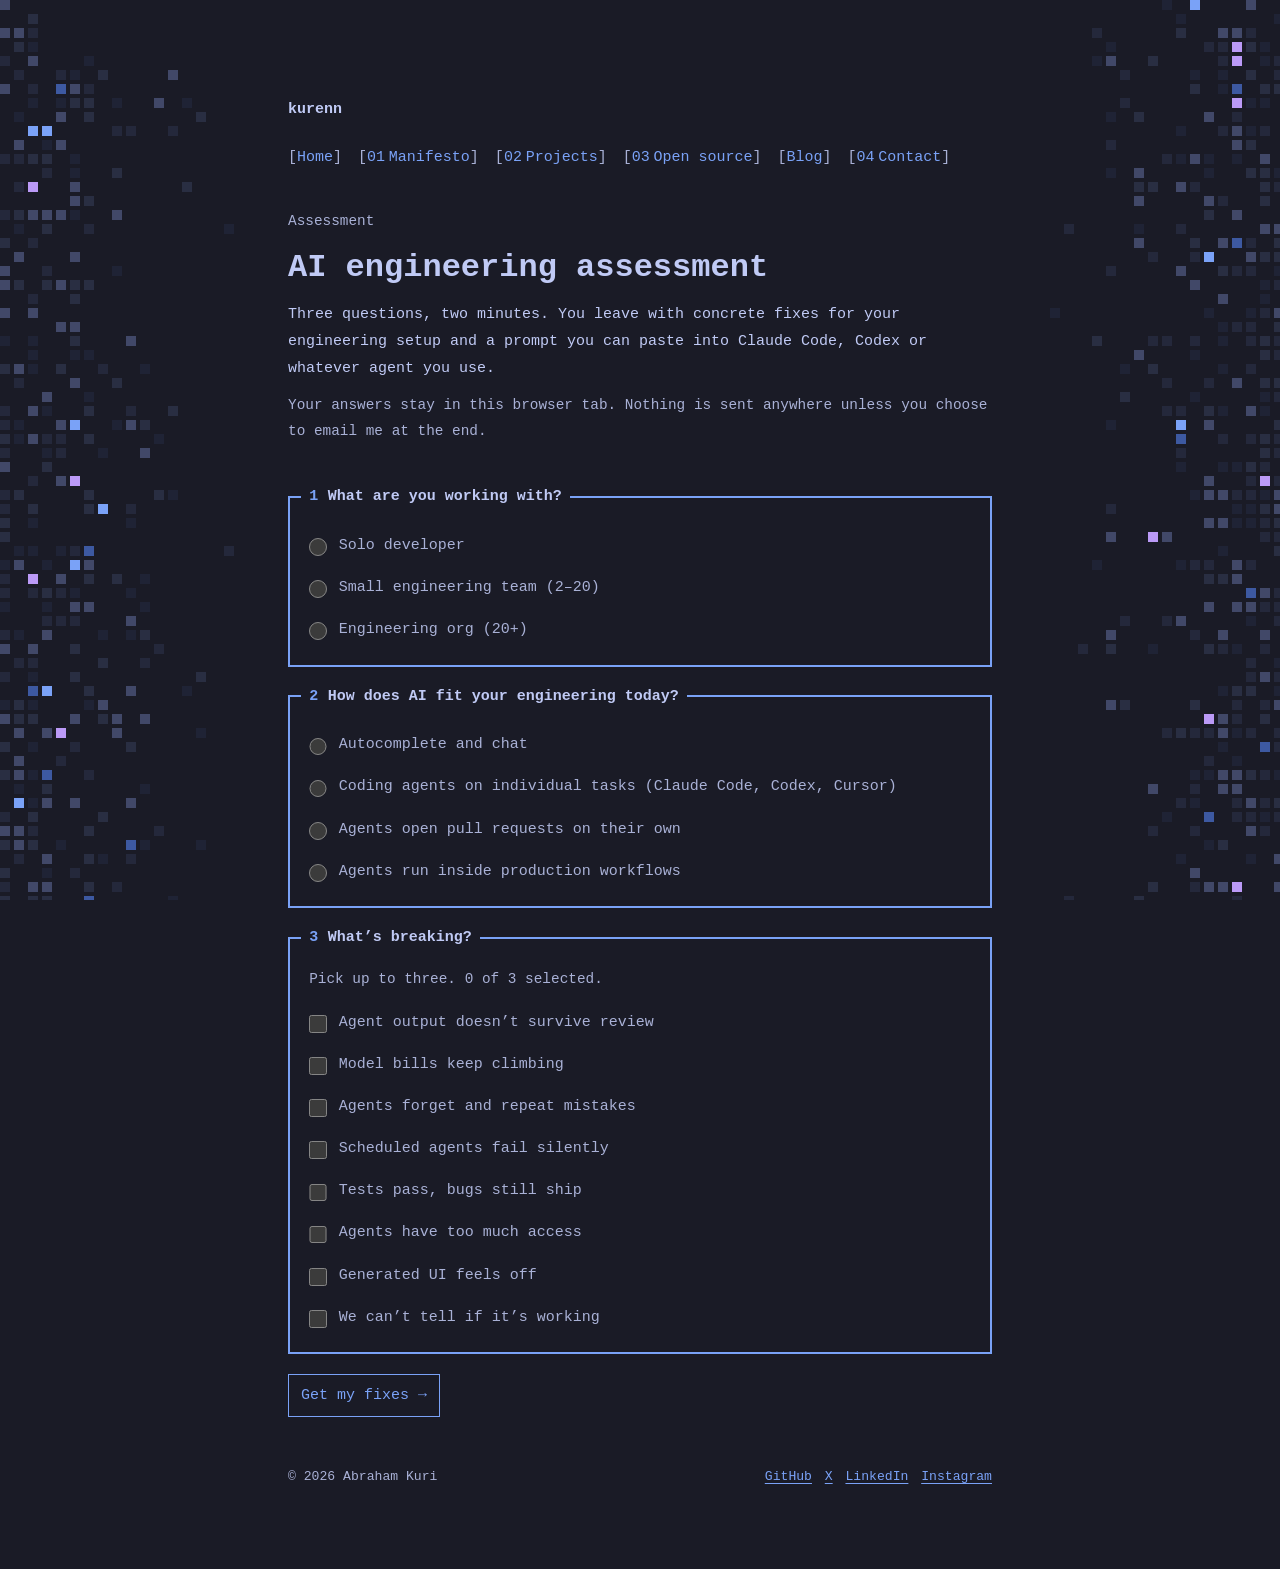
<file: assessment.html>
<!doctype html>
<html lang="en">
<head>
  <meta charset="utf-8" />
  <meta name="viewport" content="width=device-width, initial-scale=1" />
  <title>AI engineering assessment · Abraham Kuri</title>
  <meta name="description" content="Three questions, two minutes. Get concrete fixes for your AI engineering setup and a prompt you can paste into Claude Code, Codex or any agent." />
  <link rel="icon" href="/favicon.ico" sizes="32x32" />
  <link rel="icon" href="/favicon.svg" type="image/svg+xml" />
  <link rel="apple-touch-icon" href="/apple-touch-icon.png" />
  <meta name="theme-color" content="#1a1b26" />
  <link rel="canonical" href="https://kurenn.dev/assessment.html" />
  <meta property="og:type" content="website" />
  <meta property="og:url" content="https://kurenn.dev/assessment.html" />
  <meta property="og:title" content="AI engineering assessment · Abraham Kuri" />
  <meta property="og:description" content="Three questions, two minutes. Get concrete fixes for your AI engineering setup and a prompt you can paste into Claude Code, Codex or any agent." />
  <meta name="twitter:card" content="summary" />
  <meta name="twitter:creator" content="@kurenn" />
  <script src="js/site.js" defer></script>
  <script src="js/assessment.js" defer></script>
  <link rel="stylesheet" href="css/styles.css" />
</head>
<body>
  <a class="proto-skip" href="#main">Skip to content</a>
  <header class="wrap top" style="view-transition-name: app-header">
    <a href="index.html" class="name">Abraham Kuri</a>
    <nav class="sections" aria-label="Primary"><a href="manifesto.html"><span>01</span>Manifesto</a><a href="projects.html"><span>02</span>Projects</a><a href="open-source.html"><span>03</span>Open source</a><a href="contact.html"><span>04</span>Contact</a></nav>
  </header>
  <main id="main" tabindex="-1" class="wrap assess">
    <section class="g12 intro" aria-labelledby="as-h">
      <p class="meta">Assessment</p>
      <h1 id="as-h">AI engineering assessment</h1>
      <div data-as-lede>
        <p class="lead">Three questions, two minutes. You leave with concrete fixes for your engineering setup and a prompt you can paste into Claude Code, Codex or whatever agent you use.</p>
        <p class="meta">Your answers stay in this browser tab. Nothing is sent anywhere unless you choose to email me at the end.</p>
      </div>
    </section>

    <noscript>
      <div class="tile"><p>The assessment needs JavaScript. Without it, <a href="contact.html">write to me</a> and we can go through it together.</p></div>
    </noscript>

    <form class="as-form" data-as-form autocomplete="off" novalidate hidden aria-label="AI engineering assessment">
      <fieldset class="tile" data-as-group="who">
        <legend><span class="as-n">1</span>What are you working with?</legend>
        <div class="as-opts">
          <label class="as-opt"><input type="radio" name="who" value="solo" /><span>Solo developer</span></label>
          <label class="as-opt"><input type="radio" name="who" value="team" /><span>Small engineering team (2–20)</span></label>
          <label class="as-opt"><input type="radio" name="who" value="org" /><span>Engineering org (20+)</span></label>
        </div>
      </fieldset>

      <fieldset class="tile" data-as-group="use">
        <legend><span class="as-n">2</span>How does AI fit your engineering today?</legend>
        <div class="as-opts">
          <label class="as-opt"><input type="radio" name="use" value="autocomplete" /><span>Autocomplete and chat</span></label>
          <label class="as-opt"><input type="radio" name="use" value="tasks" /><span>Coding agents on individual tasks (Claude Code, Codex, Cursor)</span></label>
          <label class="as-opt"><input type="radio" name="use" value="prs" /><span>Agents open pull requests on their own</span></label>
          <label class="as-opt"><input type="radio" name="use" value="production" /><span>Agents run inside production workflows</span></label>
        </div>
      </fieldset>

      <fieldset class="tile" data-as-group="problems">
        <legend><span class="as-n">3</span>What’s breaking?</legend>
        <p class="meta as-hint">Pick up to three. <span id="as-count" aria-live="polite">0 of 3 selected.</span></p>
        <div class="as-opts">
          <label class="as-opt"><input type="checkbox" name="problem" value="review" /><span>Agent output doesn’t survive review</span></label>
          <label class="as-opt"><input type="checkbox" name="problem" value="cost" /><span>Model bills keep climbing</span></label>
          <label class="as-opt"><input type="checkbox" name="problem" value="context" /><span>Agents forget and repeat mistakes</span></label>
          <label class="as-opt"><input type="checkbox" name="problem" value="unattended" /><span>Scheduled agents fail silently</span></label>
          <label class="as-opt"><input type="checkbox" name="problem" value="tests" /><span>Tests pass, bugs still ship</span></label>
          <label class="as-opt"><input type="checkbox" name="problem" value="access" /><span>Agents have too much access</span></label>
          <label class="as-opt"><input type="checkbox" name="problem" value="ui" /><span>Generated UI feels off</span></label>
          <label class="as-opt"><input type="checkbox" name="problem" value="measure" /><span>We can’t tell if it’s working</span></label>
        </div>
      </fieldset>

      <p class="error" id="as-error" role="alert"></p>
      <div class="actions"><button type="submit" class="btn">Get my fixes →</button></div>
    </form>

    <section id="as-results" class="as-results" aria-labelledby="as-results-h" hidden></section>
    <p class="sr-only" id="as-live" role="status" aria-live="polite"></p>
  </main>
  <footer class="foot">
    <div class="wrap"><span>© 2026 Abraham Kuri</span><nav aria-label="Elsewhere"><a href="https://github.com/kurenn" target="_blank" rel="noopener">GitHub</a><a href="https://x.com/kurenn" target="_blank" rel="noopener">X</a><a href="https://www.linkedin.com/in/abraham-kuri-vargas-b41a2126/" target="_blank" rel="noopener">LinkedIn</a><a href="https://www.instagram.com/3d.kurito/" target="_blank" rel="noopener">Instagram</a></nav></div>
  </footer>
</body>
</html>
</file>
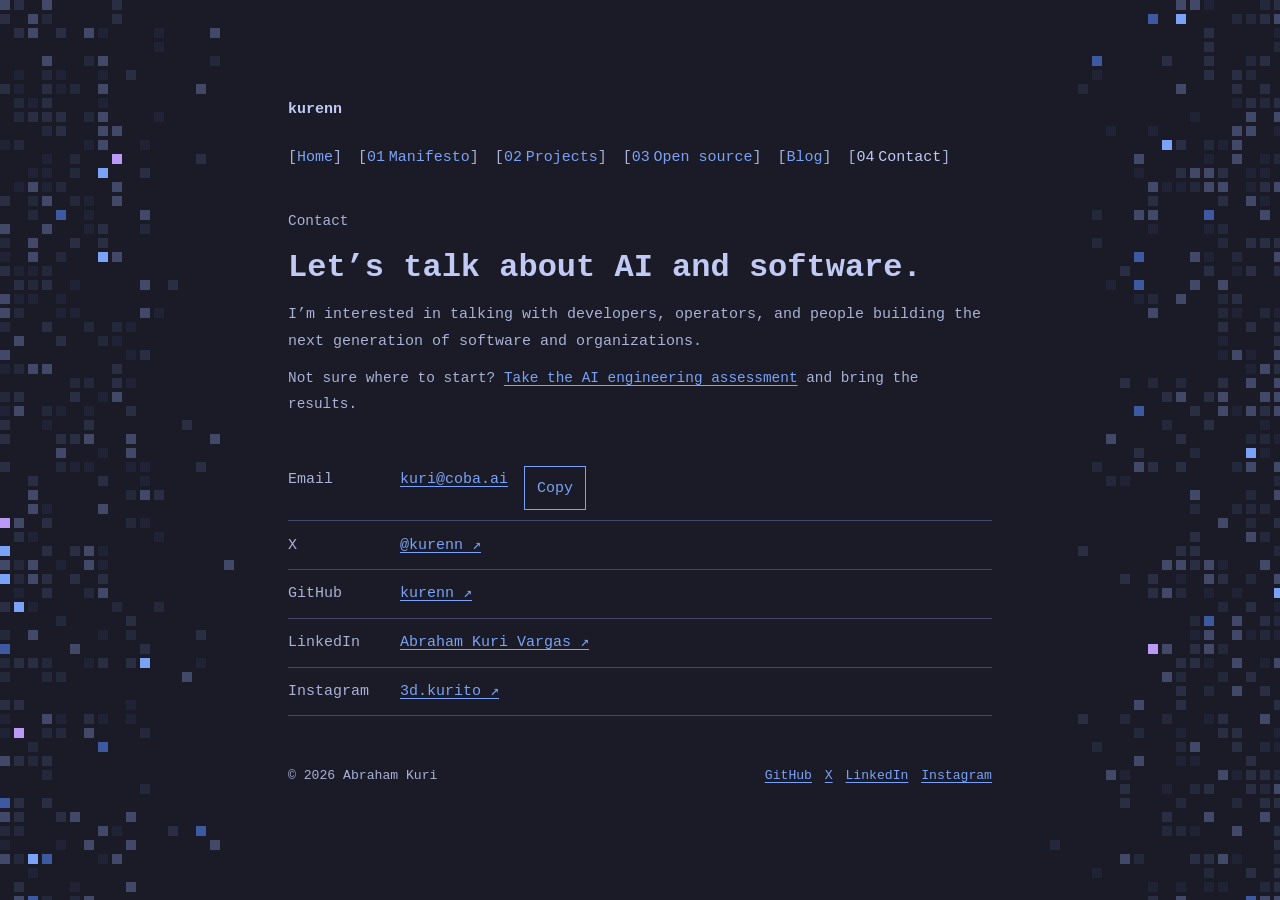
<file: contact.html>
<!doctype html>
<html lang="en">
<head>
  <meta charset="utf-8" />
  <meta name="viewport" content="width=device-width, initial-scale=1" />
  <title>Contact — Abraham Kuri</title>
  <meta name="description" content="Talk with Abraham Kuri about AI and software." />
  <link rel="icon" href="/favicon.ico" sizes="32x32" />
  <link rel="icon" href="/favicon.svg" type="image/svg+xml" />
  <link rel="apple-touch-icon" href="/apple-touch-icon.png" />
  <meta name="theme-color" content="#1a1b26" />
  <link rel="canonical" href="https://kurenn.dev/contact.html" />
  <meta property="og:type" content="website" />
  <meta property="og:url" content="https://kurenn.dev/contact.html" />
  <meta property="og:title" content="Contact — Abraham Kuri" />
  <meta property="og:description" content="Talk with Abraham Kuri about AI and software." />
  <meta name="twitter:card" content="summary" />
  <meta name="twitter:creator" content="@kurenn" />
  <script src="js/site.js" defer></script>
  <link rel="stylesheet" href="css/styles.css" />
</head>
<body>
  <a class="proto-skip" href="#main">Skip to content</a>
  <header class="wrap top" style="view-transition-name: app-header">
    <a href="index.html" class="name">Abraham Kuri</a>
    <nav class="sections" aria-label="Primary"><a href="manifesto.html"><span>01</span>Manifesto</a><a href="projects.html"><span>02</span>Projects</a><a href="open-source.html"><span>03</span>Open source</a><a href="contact.html" aria-current="page"><span>04</span>Contact</a></nav>
  </header>
  <main id="main" tabindex="-1" class="wrap">
    <section class="g12 intro" aria-labelledby="c-h">
      <p class="meta">Contact</p>
      <h1 id="c-h">Let’s talk about AI and software.</h1>
      <p class="lead">I’m interested in talking with developers, operators, and people building the next generation of software and organizations.</p>
      <p class="meta">Not sure where to start? <a href="assessment.html">Take the AI engineering assessment</a> and bring the results.</p>
    </section>
    <div class="g12 contact">
      <ul class="channels" aria-label="Elsewhere">
        <li><span class="k">Email</span><a class="v" href="mailto:kuri@coba.ai?subject=Hello%20from%20kurenn.dev">kuri@coba.ai</a><button data-copy-email data-copy-success="Copied" aria-label="Copy email address">Copy</button></li>
        <li><span class="k">X</span><a class="v" href="https://x.com/kurenn" target="_blank" rel="noopener">@kurenn ↗</a></li>
        <li><span class="k">GitHub</span><a class="v" href="https://github.com/kurenn" target="_blank" rel="noopener">kurenn ↗</a></li>
        <li><span class="k">LinkedIn</span><a class="v" href="https://www.linkedin.com/in/abraham-kuri-vargas-b41a2126/" target="_blank" rel="noopener">Abraham Kuri Vargas ↗</a></li>
        <li><span class="k">Instagram</span><a class="v" href="https://www.instagram.com/3d.kurito/" target="_blank" rel="noopener">3d.kurito ↗</a></li>
      </ul>
    </div>
  </main>
  <footer class="foot">
    <div class="wrap"><span>© 2026 Abraham Kuri</span><nav aria-label="Elsewhere"><a href="https://github.com/kurenn" target="_blank" rel="noopener">GitHub</a><a href="https://x.com/kurenn" target="_blank" rel="noopener">X</a><a href="https://www.linkedin.com/in/abraham-kuri-vargas-b41a2126/" target="_blank" rel="noopener">LinkedIn</a><a href="https://www.instagram.com/3d.kurito/" target="_blank" rel="noopener">Instagram</a></nav></div>
  </footer>

  <script src="js/state.js"></script>
  <script src="js/data.js"></script>
  <script src="js/ui.js"></script>
  <script src="js/app.js"></script>
</body>
</html>
</file>
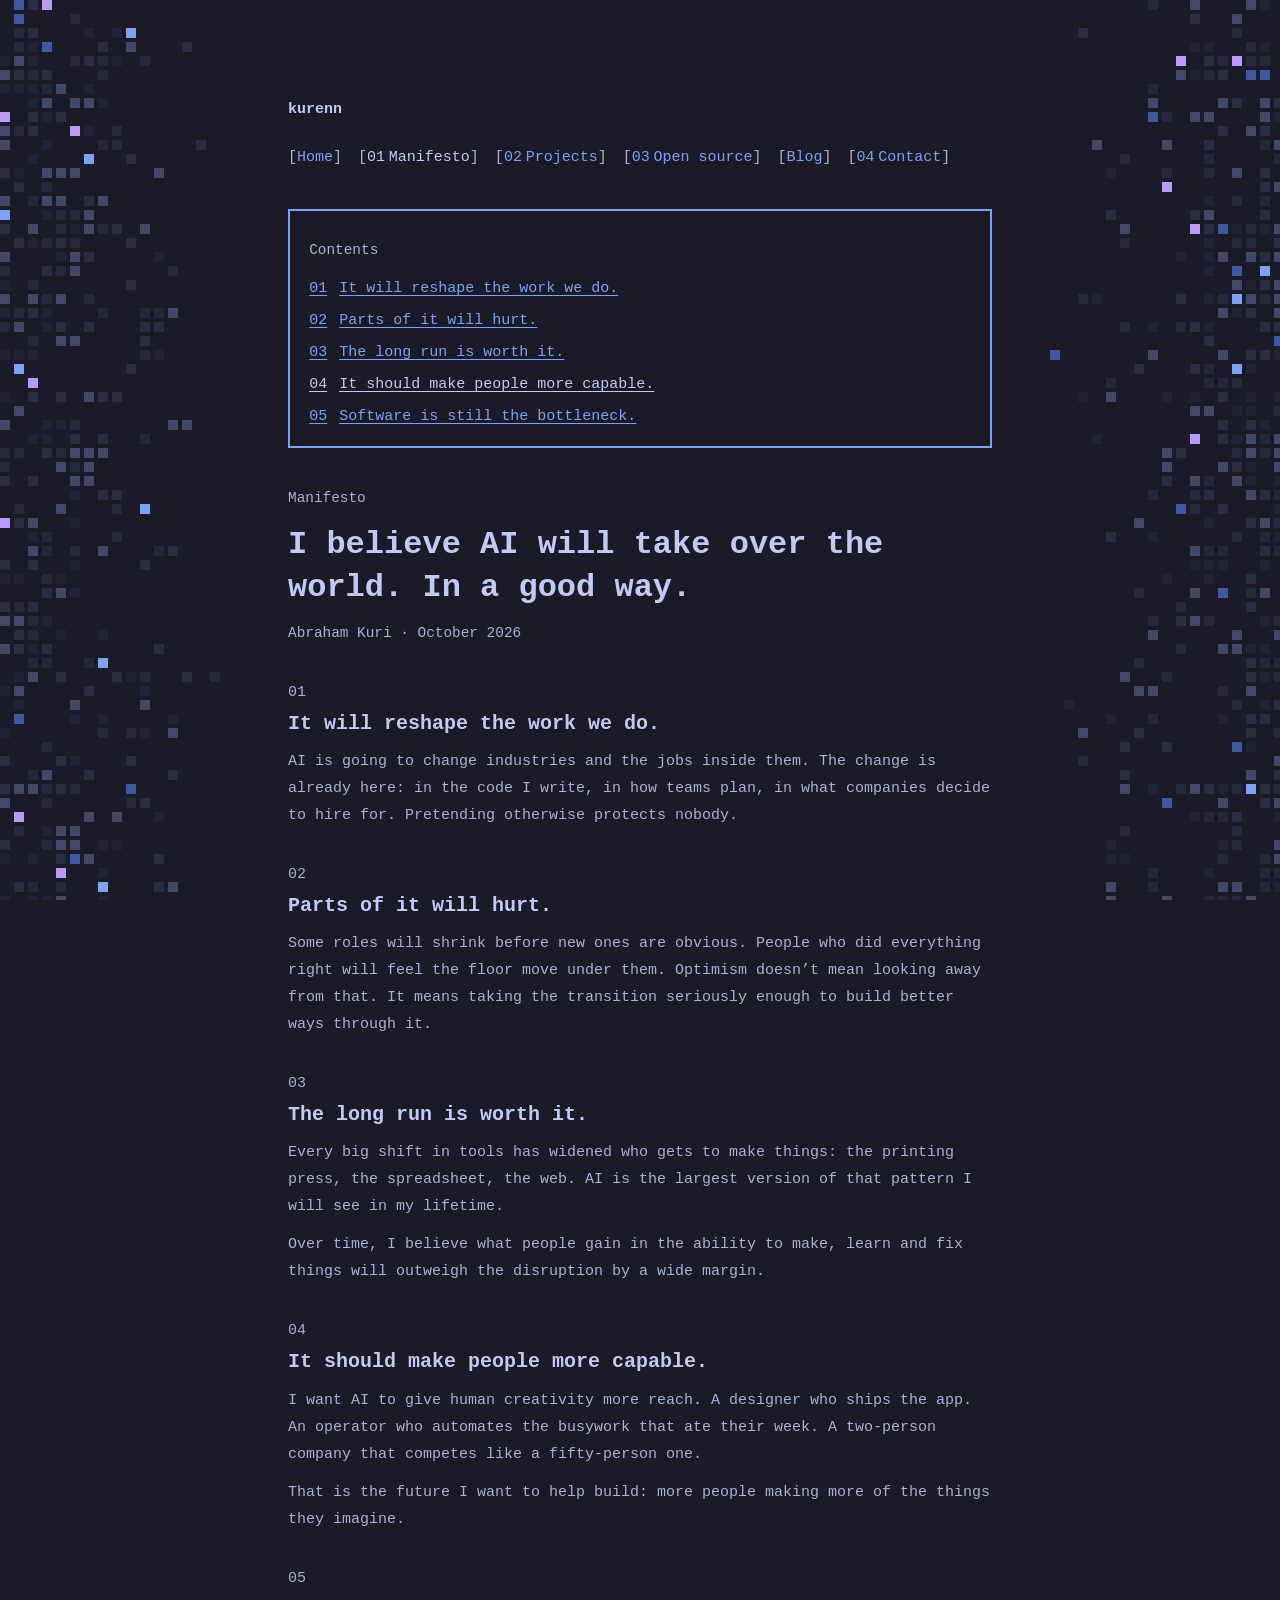
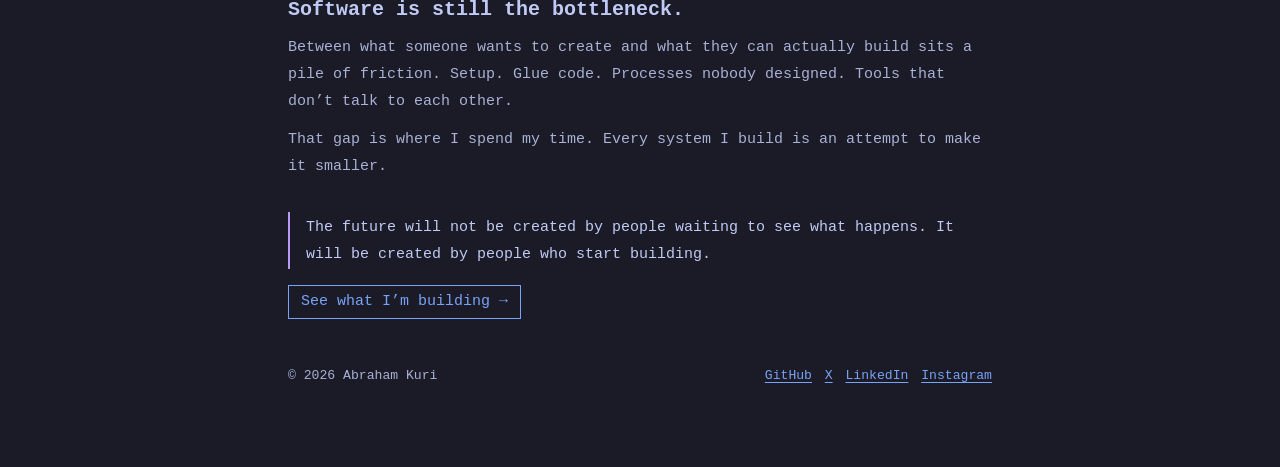
<file: manifesto.html>
<!doctype html>
<html lang="en">
<head>
  <meta charset="utf-8" />
  <meta name="viewport" content="width=device-width, initial-scale=1" />
  <title>Manifesto — Abraham Kuri</title>
  <meta name="description" content="I believe AI will take over the world, in a good way. Why, and what I am building about it." />
  <link rel="icon" href="/favicon.ico" sizes="32x32" />
  <link rel="icon" href="/favicon.svg" type="image/svg+xml" />
  <link rel="apple-touch-icon" href="/apple-touch-icon.png" />
  <meta name="theme-color" content="#1a1b26" />
  <link rel="canonical" href="https://kurenn.dev/manifesto.html" />
  <meta property="og:type" content="website" />
  <meta property="og:url" content="https://kurenn.dev/manifesto.html" />
  <meta property="og:title" content="Manifesto — Abraham Kuri" />
  <meta property="og:description" content="I believe AI will take over the world, in a good way. Why, and what I am building about it." />
  <meta name="twitter:card" content="summary" />
  <meta name="twitter:creator" content="@kurenn" />
  <script src="js/site.js" defer></script>
  <link rel="stylesheet" href="css/styles.css" />
</head>
<body>
  <a class="proto-skip" href="#main">Skip to content</a>
  <header class="wrap top" style="view-transition-name: app-header">
    <a href="index.html" class="name">Abraham Kuri</a>
    <nav class="sections" aria-label="Primary"><a href="manifesto.html" aria-current="page"><span>01</span>Manifesto</a><a href="projects.html"><span>02</span>Projects</a><a href="open-source.html"><span>03</span>Open source</a><a href="contact.html"><span>04</span>Contact</a></nav>
  </header>
  <div class="page-progress" data-page-progress aria-hidden="true"></div>
  <main id="main" tabindex="-1" class="wrap g12 m-wrap">
    <aside class="m-toc" aria-label="Sections"><p class="meta">Contents</p><nav data-render="toc" aria-label="Manifesto sections"></nav></aside>
    <div class="m-col">
      <article data-render="manifesto"></article>
    </div>
  </main>
  <footer class="foot">
    <div class="wrap"><span>© 2026 Abraham Kuri</span><nav aria-label="Elsewhere"><a href="https://github.com/kurenn" target="_blank" rel="noopener">GitHub</a><a href="https://x.com/kurenn" target="_blank" rel="noopener">X</a><a href="https://www.linkedin.com/in/abraham-kuri-vargas-b41a2126/" target="_blank" rel="noopener">LinkedIn</a><a href="https://www.instagram.com/3d.kurito/" target="_blank" rel="noopener">Instagram</a></nav></div>
  </footer>

  <script src="js/state.js"></script>
  <script src="js/data.js"></script>
  <script src="js/ui.js"></script>
  <script src="js/app.js"></script>
</body>
</html>
</file>
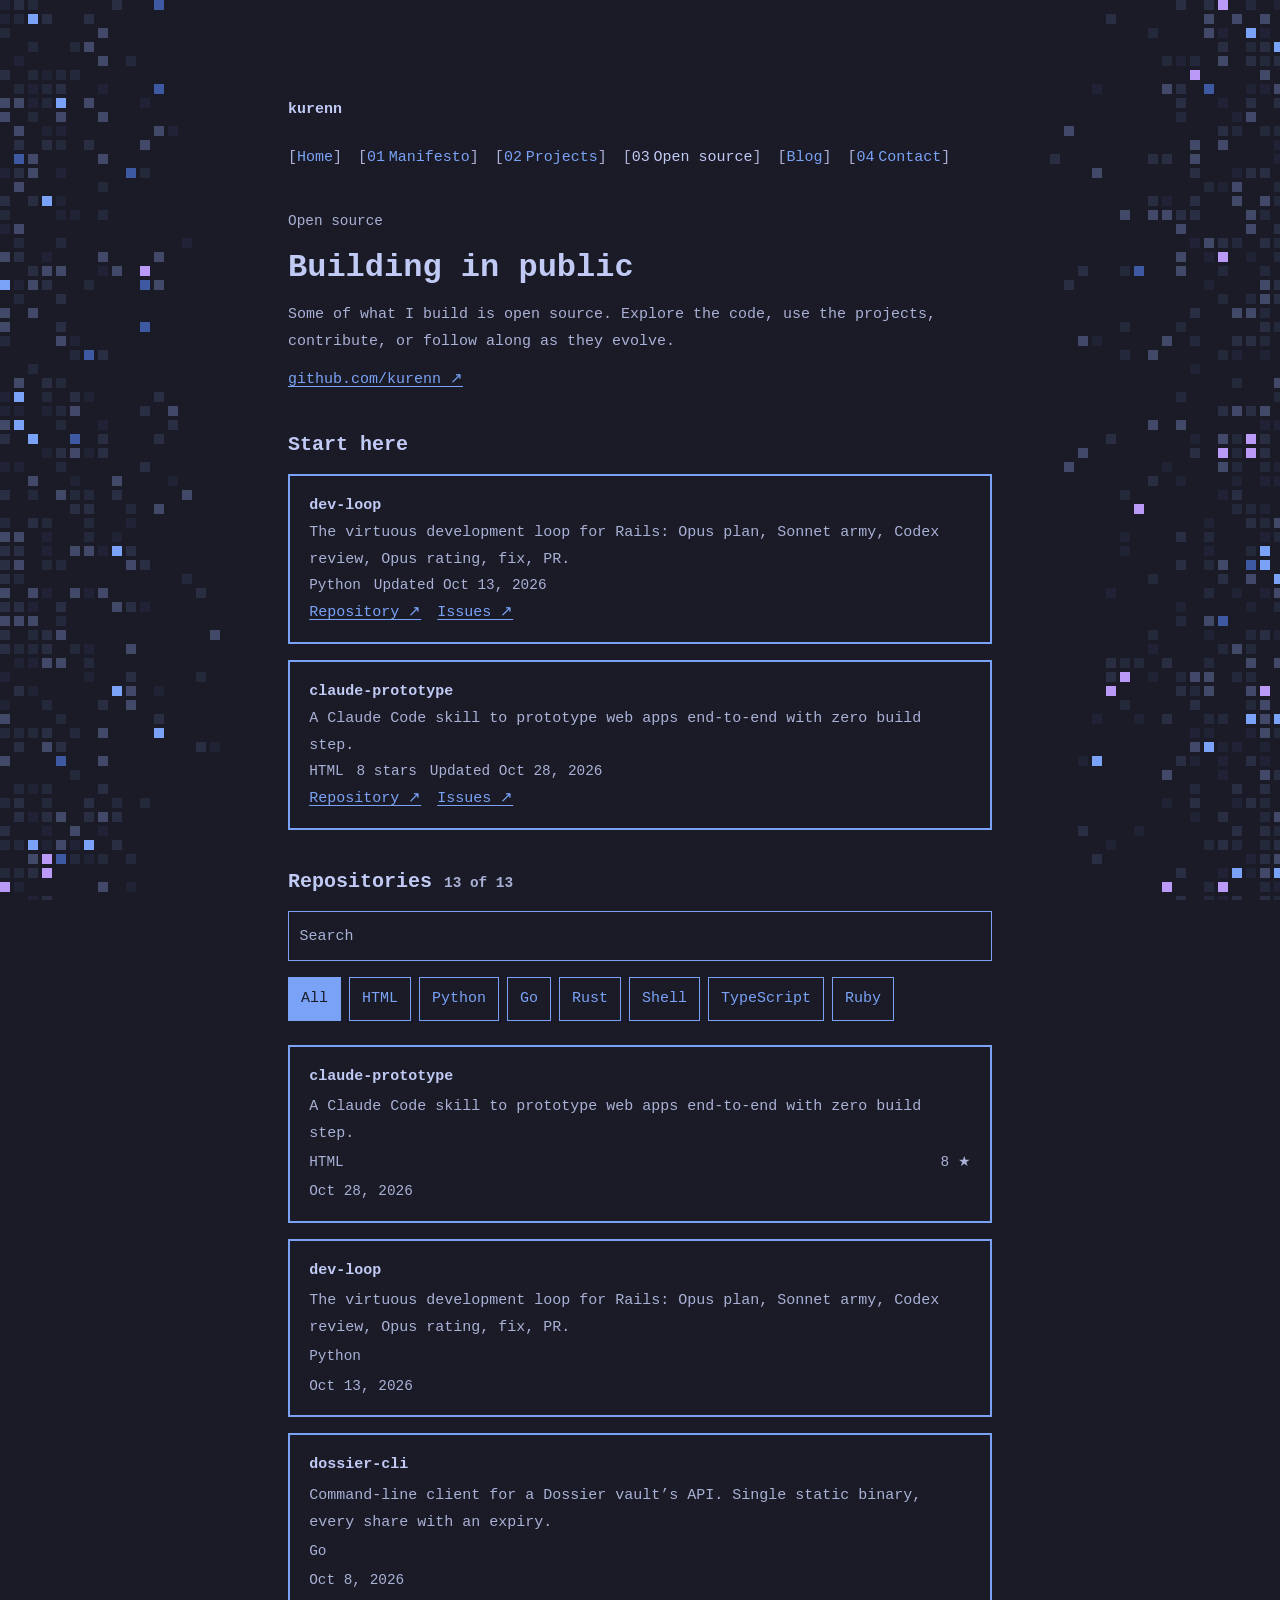
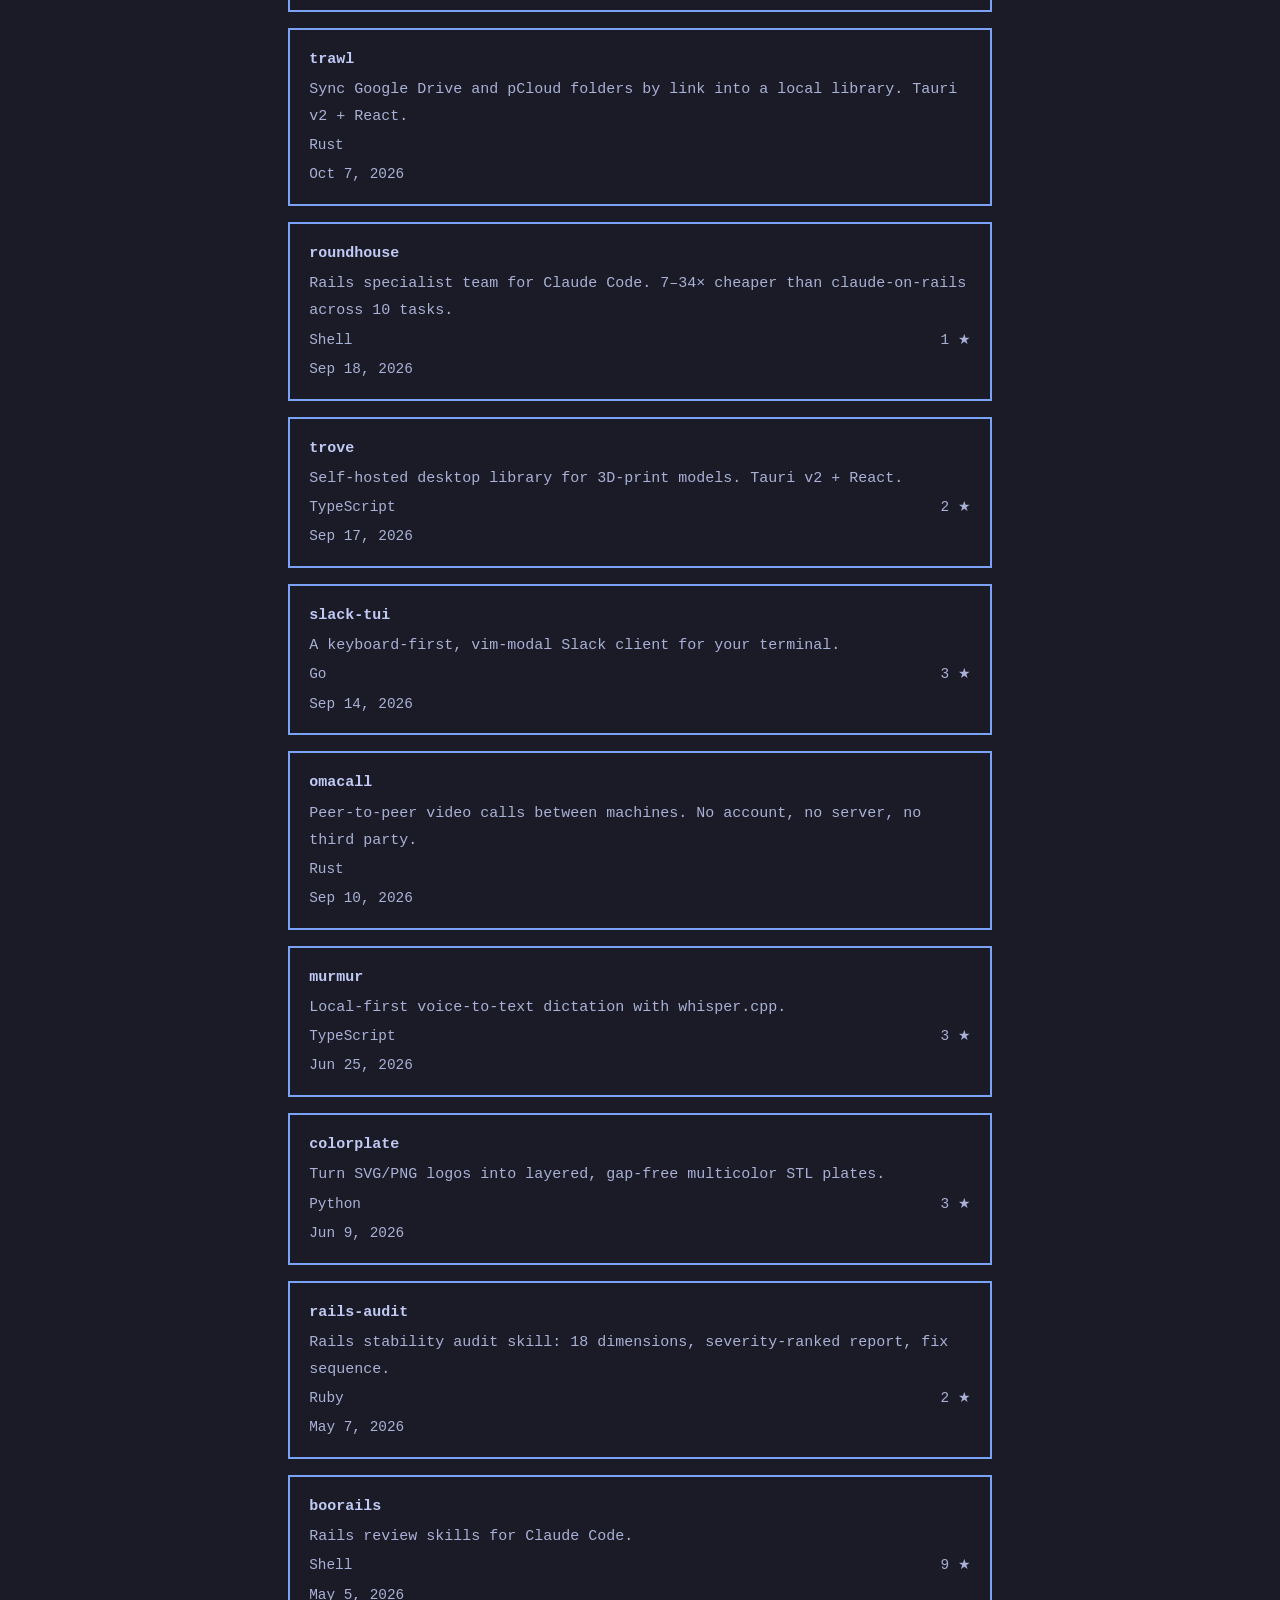
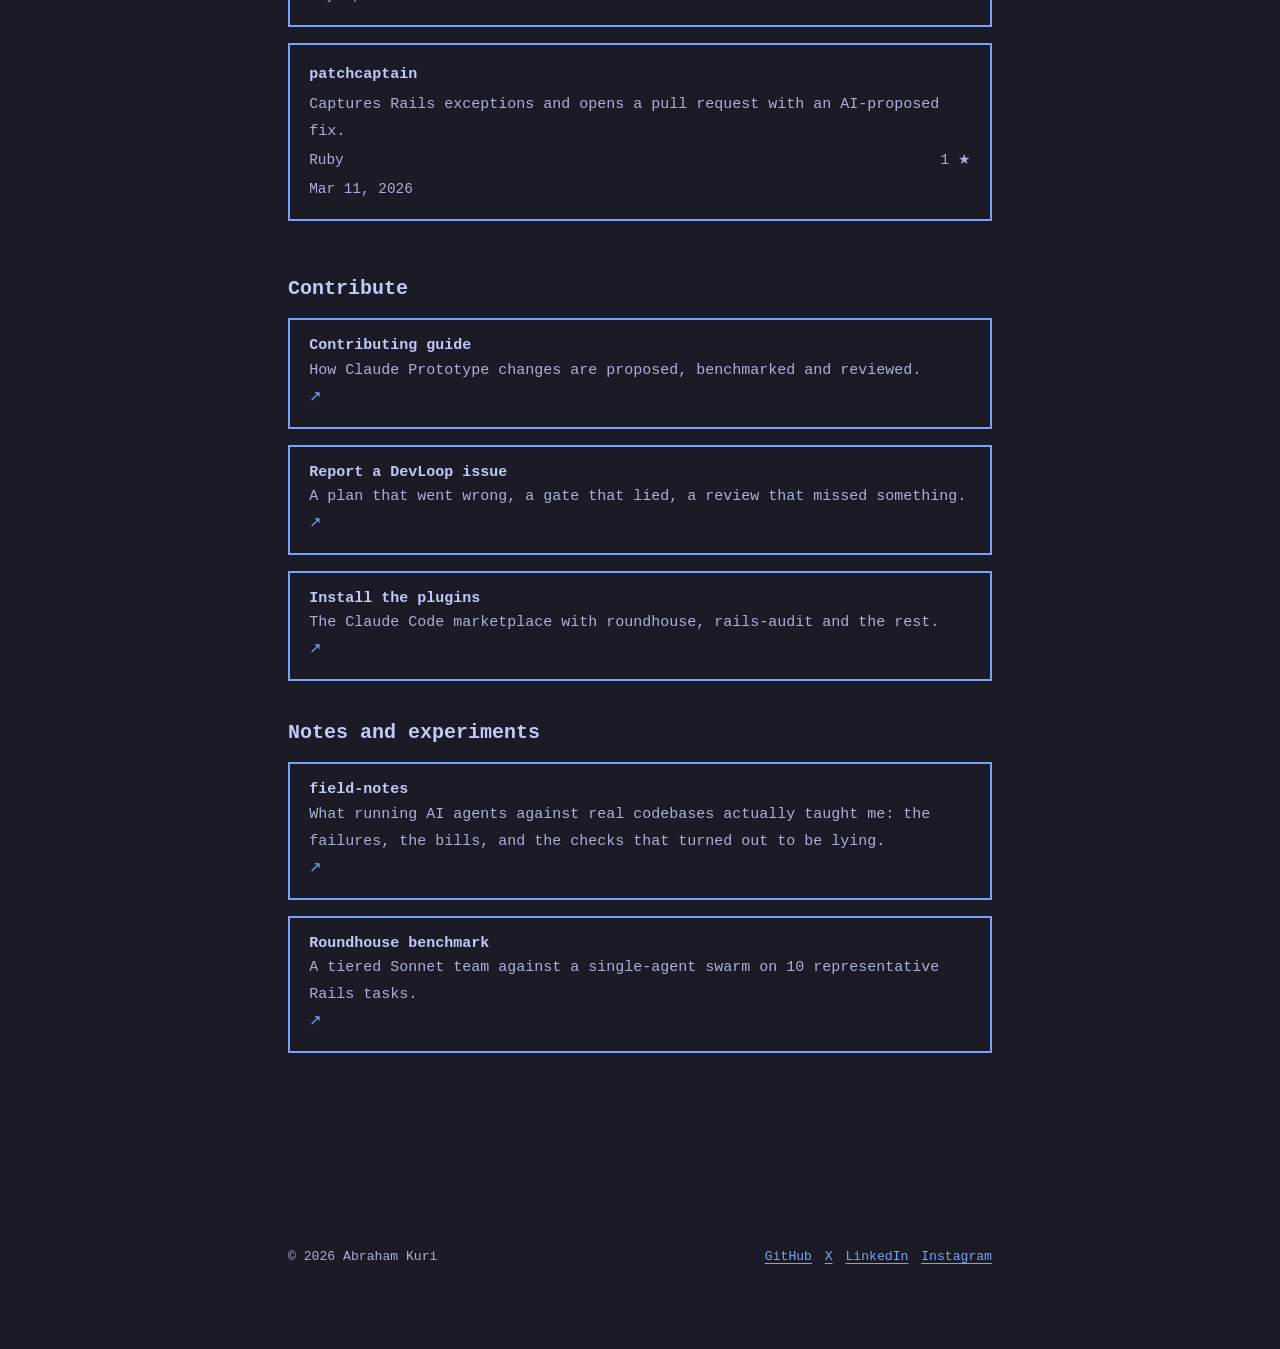
<file: open-source.html>
<!doctype html>
<html lang="en">
<head>
  <meta charset="utf-8" />
  <meta name="viewport" content="width=device-width, initial-scale=1" />
  <title>Open source — Abraham Kuri</title>
  <meta name="description" content="Code, plugins and experiments Abraham Kuri builds in public on GitHub." />
  <link rel="icon" href="/favicon.ico" sizes="32x32" />
  <link rel="icon" href="/favicon.svg" type="image/svg+xml" />
  <link rel="apple-touch-icon" href="/apple-touch-icon.png" />
  <meta name="theme-color" content="#1a1b26" />
  <link rel="canonical" href="https://kurenn.dev/open-source.html" />
  <meta property="og:type" content="website" />
  <meta property="og:url" content="https://kurenn.dev/open-source.html" />
  <meta property="og:title" content="Open source — Abraham Kuri" />
  <meta property="og:description" content="Code, plugins and experiments Abraham Kuri builds in public on GitHub." />
  <meta name="twitter:card" content="summary" />
  <meta name="twitter:creator" content="@kurenn" />
  <script src="js/site.js" defer></script>
  <link rel="stylesheet" href="css/styles.css" />
</head>
<body>
  <a class="proto-skip" href="#main">Skip to content</a>
  <header class="wrap top" style="view-transition-name: app-header">
    <a href="index.html" class="name">Abraham Kuri</a>
    <nav class="sections" aria-label="Primary"><a href="manifesto.html"><span>01</span>Manifesto</a><a href="projects.html"><span>02</span>Projects</a><a href="open-source.html" aria-current="page"><span>03</span>Open source</a><a href="contact.html"><span>04</span>Contact</a></nav>
  </header>
  <main id="main" tabindex="-1" class="wrap">
    <section class="g12 intro" aria-labelledby="os-h">
      <p class="meta">Open source</p>
      <h1 id="os-h">Building in public</h1>
      <p class="lead">Some of what I build is open source. Explore the code, use the projects, contribute, or follow along as they evolve.</p>
      <div><a href="https://github.com/kurenn" target="_blank" rel="noopener" class="text-link">github.com/kurenn ↗</a></div>
    </section>

    <section class="g12 os" aria-labelledby="start-h">
      <h2 id="start-h">Start here</h2>
      <div class="os-body"><ul class="rows" data-render="featured"></ul></div>
    </section>

    <section class="g12 os" aria-labelledby="all-h">
      <h2 id="all-h">Repositories<span class="count" data-repo-count></span></h2>
      <div class="os-body" style="display:flex;flex-direction:column;gap:24px">
        <div class="toolbar">
          <label for="repo-q" class="sr-only">Search repositories</label>
          <input id="repo-q" class="search" type="search" placeholder="Search" data-repo-search autocomplete="off" />
          <div class="filters" data-render="lang-chips" role="group" aria-label="Language"></div>
        </div>
        <ul class="repo-list" data-render="repos" aria-live="polite"></ul>
      </div>
    </section>

    <section class="g12 os" aria-labelledby="contrib-h">
      <h2 id="contrib-h">Contribute</h2>
      <div class="os-body"><ul class="links-list">
        <li><a href="https://github.com/kurenn/claude-prototype/blob/main/CONTRIBUTING.md" target="_blank" rel="noopener"><strong>Contributing guide</strong><span>How Claude Prototype changes are proposed, benchmarked and reviewed.</span><i aria-hidden="true">↗</i></a></li>
        <li><a href="https://github.com/kurenn/dev-loop/issues/new" target="_blank" rel="noopener"><strong>Report a DevLoop issue</strong><span>A plan that went wrong, a gate that lied, a review that missed something.</span><i aria-hidden="true">↗</i></a></li>
        <li><a href="https://github.com/kurenn/marketplace" target="_blank" rel="noopener"><strong>Install the plugins</strong><span>The Claude Code marketplace with roundhouse, rails-audit and the rest.</span><i aria-hidden="true">↗</i></a></li>
      </ul></div>
    </section>

    <section class="g12 os" aria-labelledby="notes-h" style="padding-bottom:128px">
      <h2 id="notes-h">Notes and experiments</h2>
      <div class="os-body"><ul class="links-list">
        <li><a href="https://github.com/kurenn/field-notes" target="_blank" rel="noopener"><strong>field-notes</strong><span>What running AI agents against real codebases actually taught me: the failures, the bills, and the checks that turned out to be lying.</span><i aria-hidden="true">↗</i></a></li>
        <li><a href="https://github.com/kurenn/roundhouse/blob/main/BENCHMARK.md" target="_blank" rel="noopener"><strong>Roundhouse benchmark</strong><span>A tiered Sonnet team against a single-agent swarm on 10 representative Rails tasks.</span><i aria-hidden="true">↗</i></a></li>
      </ul></div>
    </section>
  </main>
  <footer class="foot">
    <div class="wrap"><span>© 2026 Abraham Kuri</span><nav aria-label="Elsewhere"><a href="https://github.com/kurenn" target="_blank" rel="noopener">GitHub</a><a href="https://x.com/kurenn" target="_blank" rel="noopener">X</a><a href="https://www.linkedin.com/in/abraham-kuri-vargas-b41a2126/" target="_blank" rel="noopener">LinkedIn</a><a href="https://www.instagram.com/3d.kurito/" target="_blank" rel="noopener">Instagram</a></nav></div>
  </footer>

  <script src="js/state.js"></script>
  <script src="js/data.js"></script>
  <script src="js/ui.js"></script>
  <script src="js/app.js"></script>
</body>
</html>
</file>
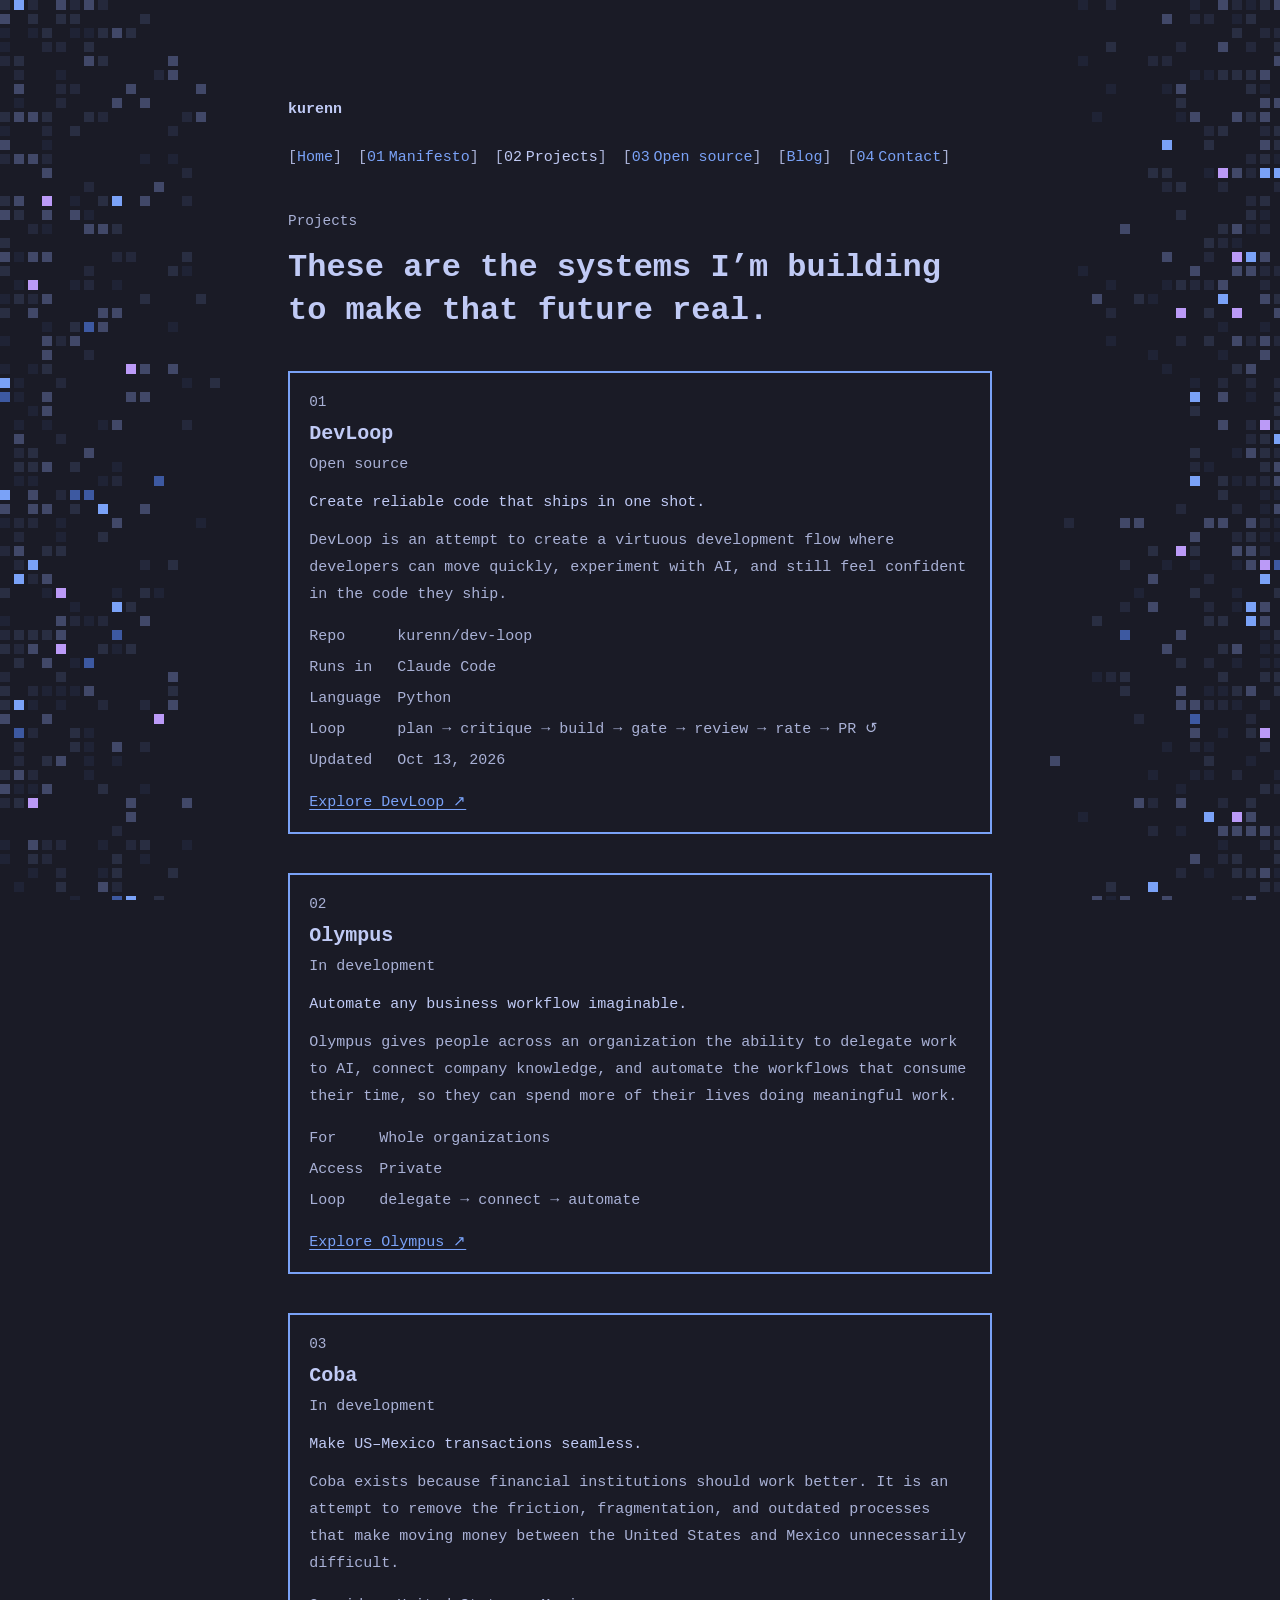
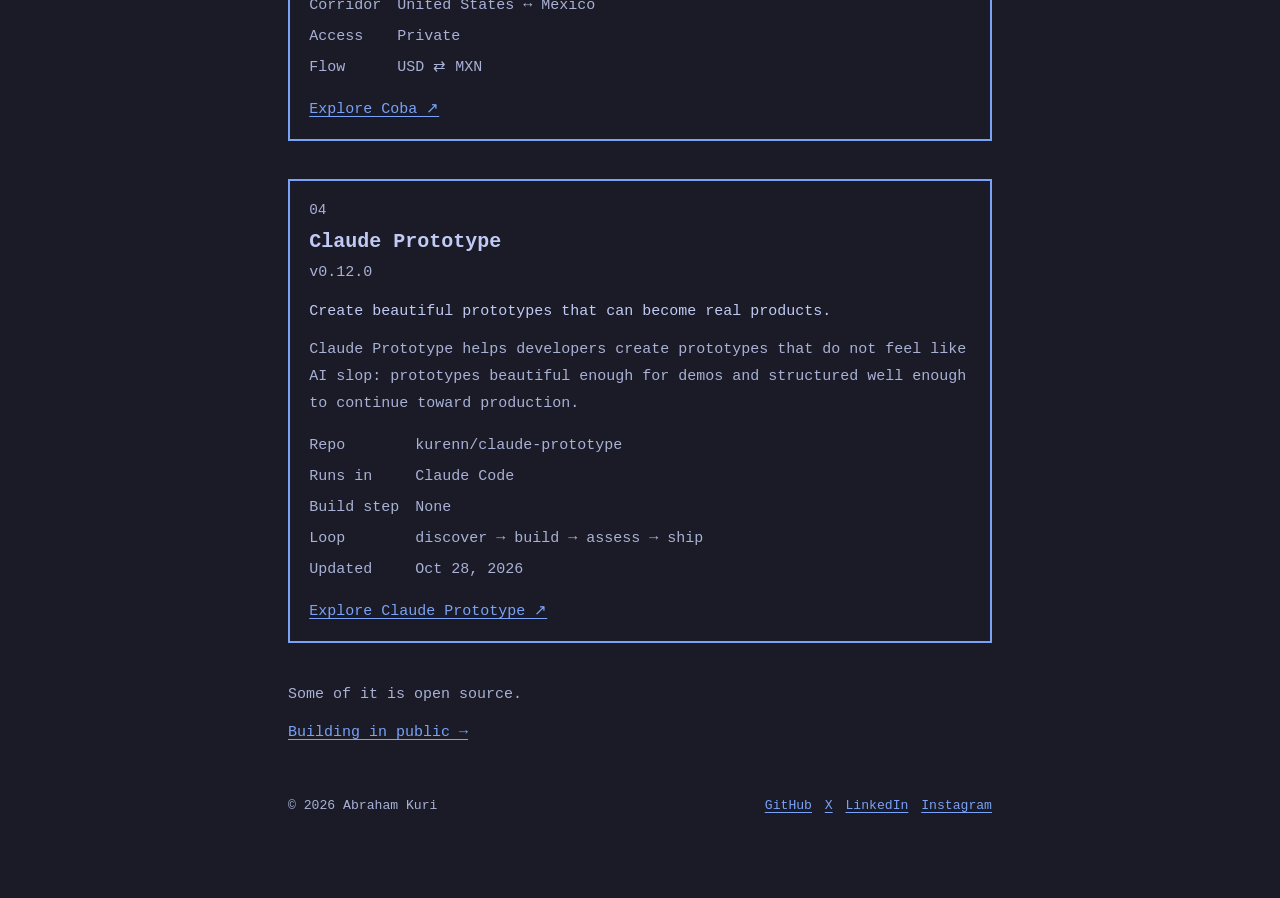
<file: projects.html>
<!doctype html>
<html lang="en">
<head>
  <meta charset="utf-8" />
  <meta name="viewport" content="width=device-width, initial-scale=1" />
  <title>Projects — Abraham Kuri</title>
  <meta name="description" content="DevLoop, Olympus, Coba and Claude Prototype: four systems built toward the same future." />
  <link rel="icon" href="/favicon.ico" sizes="32x32" />
  <link rel="icon" href="/favicon.svg" type="image/svg+xml" />
  <link rel="apple-touch-icon" href="/apple-touch-icon.png" />
  <meta name="theme-color" content="#1a1b26" />
  <link rel="canonical" href="https://kurenn.dev/projects.html" />
  <meta property="og:type" content="website" />
  <meta property="og:url" content="https://kurenn.dev/projects.html" />
  <meta property="og:title" content="Projects — Abraham Kuri" />
  <meta property="og:description" content="DevLoop, Olympus, Coba and Claude Prototype: four systems built toward the same future." />
  <meta name="twitter:card" content="summary" />
  <meta name="twitter:creator" content="@kurenn" />
  <script src="js/site.js" defer></script>
  <link rel="stylesheet" href="css/styles.css" />
</head>
<body>
  <a class="proto-skip" href="#main">Skip to content</a>
  <header class="wrap top" style="view-transition-name: app-header">
    <a href="index.html" class="name">Abraham Kuri</a>
    <nav class="sections" aria-label="Primary"><a href="manifesto.html"><span>01</span>Manifesto</a><a href="projects.html" aria-current="page"><span>02</span>Projects</a><a href="open-source.html"><span>03</span>Open source</a><a href="contact.html"><span>04</span>Contact</a></nav>
  </header>
  <main id="main" tabindex="-1" class="wrap">
    <section class="g12 intro" aria-labelledby="proj-h">
      <p class="meta">Projects</p>
      <h1 id="proj-h">These are the systems I’m building to make that future real.</h1>
    </section>
    <div data-render="projects"></div>
    <section class="g12 closing" aria-label="Next">
      <p>Some of it is open source.</p>
      <div><a href="open-source.html" class="text-link">Building in public →</a></div>
    </section>
  </main>
  <footer class="foot">
    <div class="wrap"><span>© 2026 Abraham Kuri</span><nav aria-label="Elsewhere"><a href="https://github.com/kurenn" target="_blank" rel="noopener">GitHub</a><a href="https://x.com/kurenn" target="_blank" rel="noopener">X</a><a href="https://www.linkedin.com/in/abraham-kuri-vargas-b41a2126/" target="_blank" rel="noopener">LinkedIn</a><a href="https://www.instagram.com/3d.kurito/" target="_blank" rel="noopener">Instagram</a></nav></div>
  </footer>

  <script src="js/state.js"></script>
  <script src="js/data.js"></script>
  <script src="js/ui.js"></script>
  <script src="js/app.js"></script>
</body>
</html>
</file>
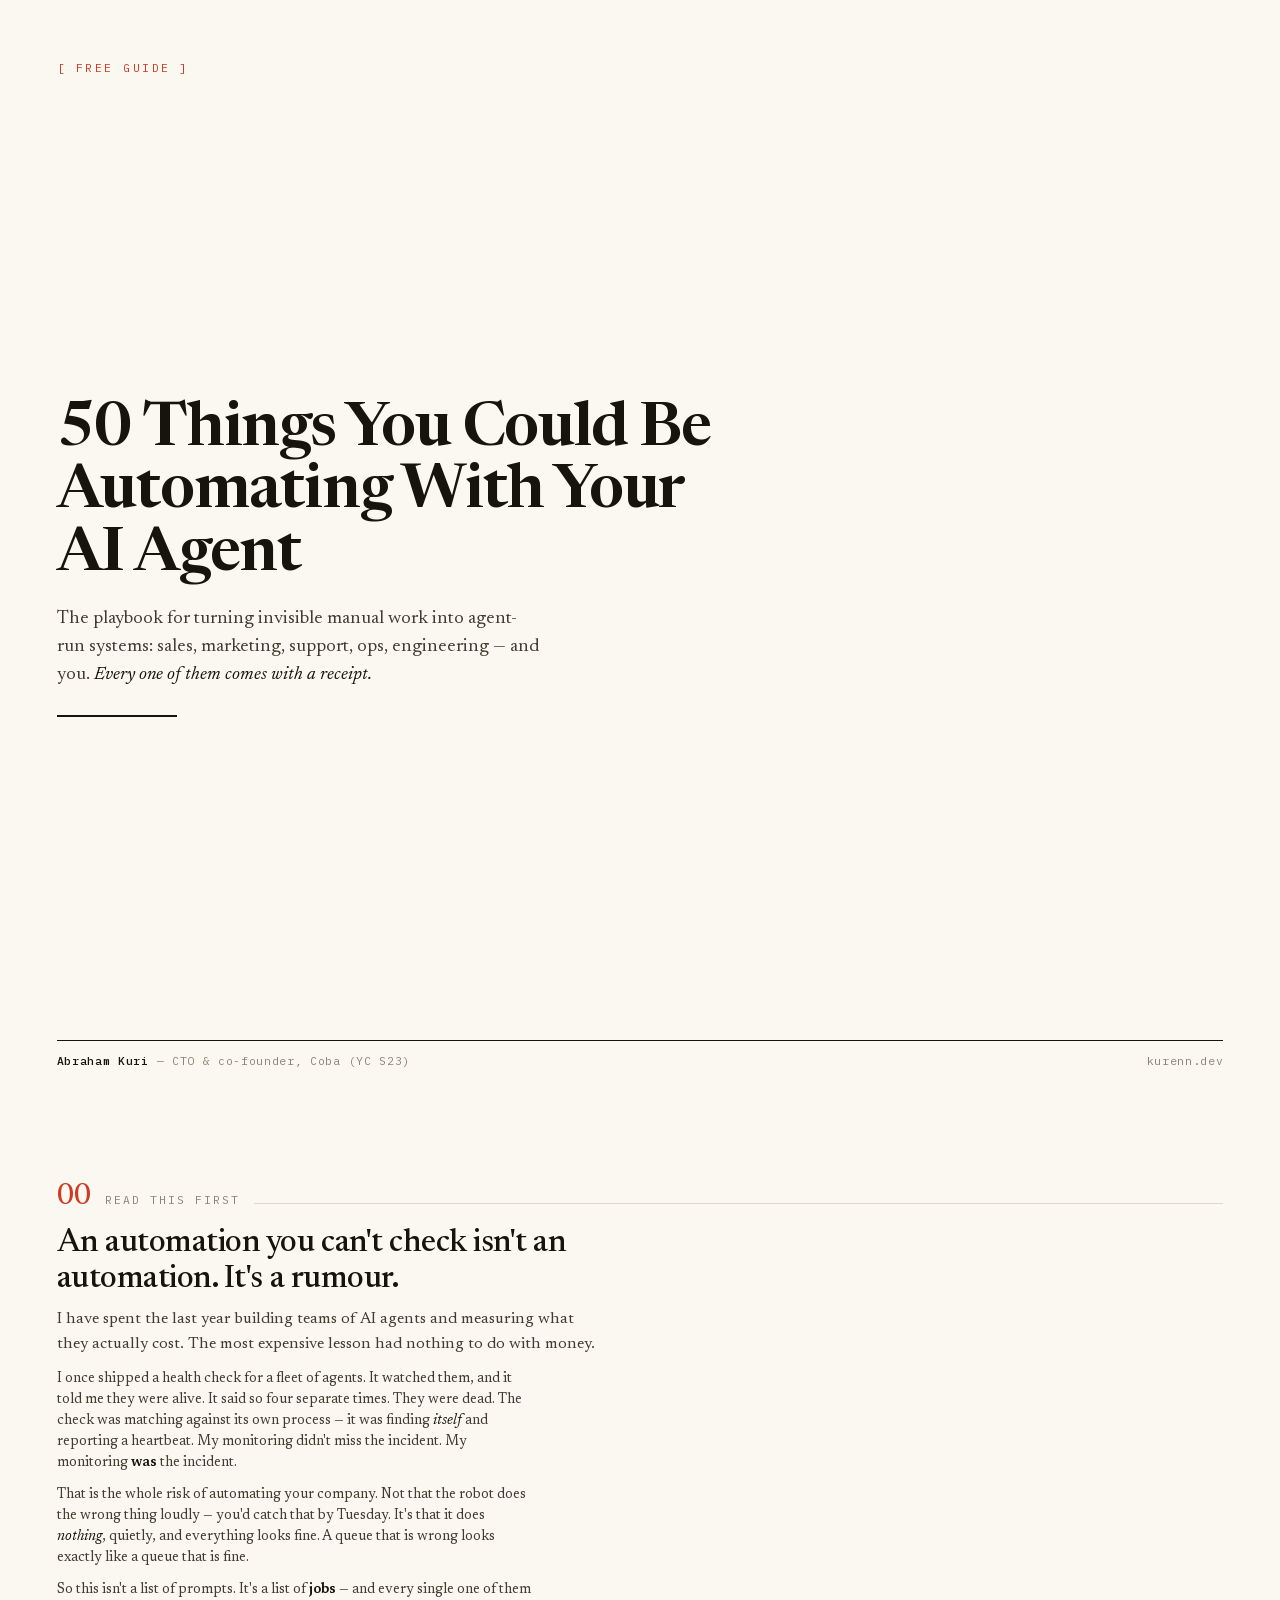
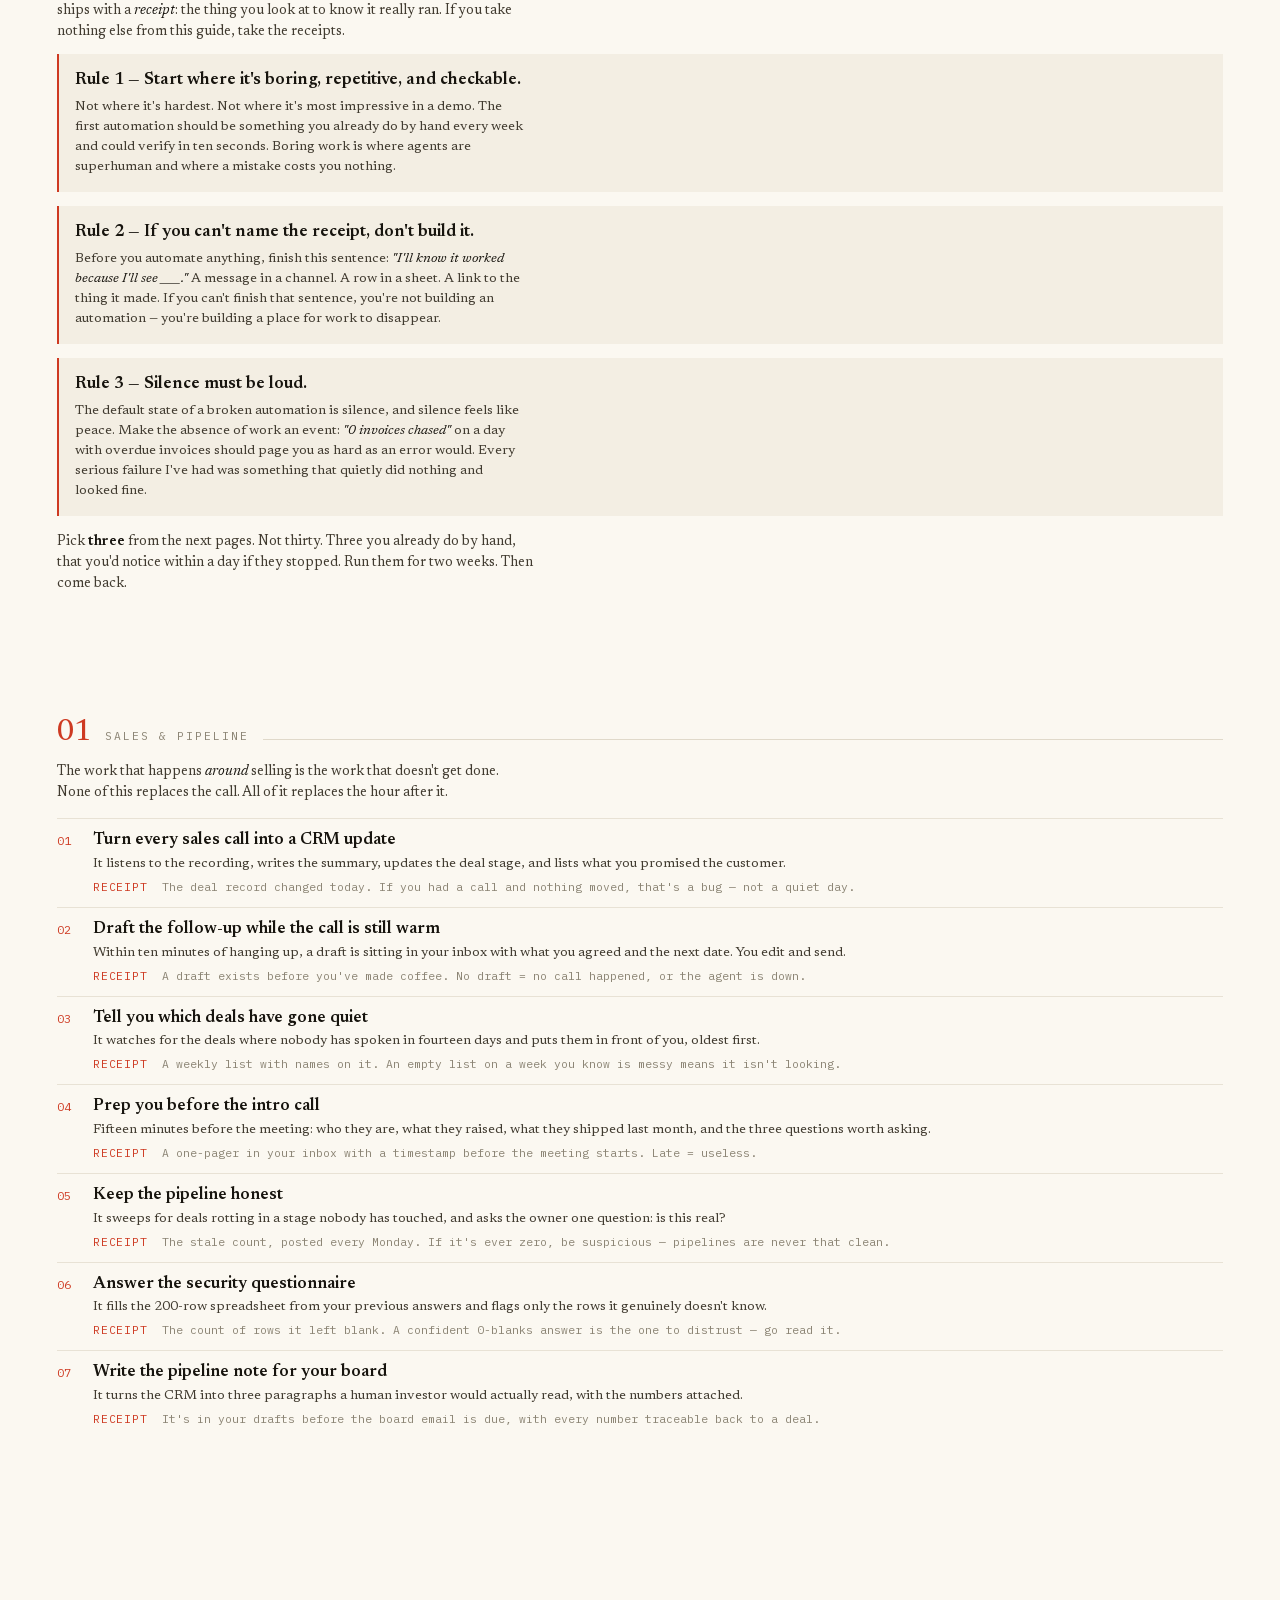
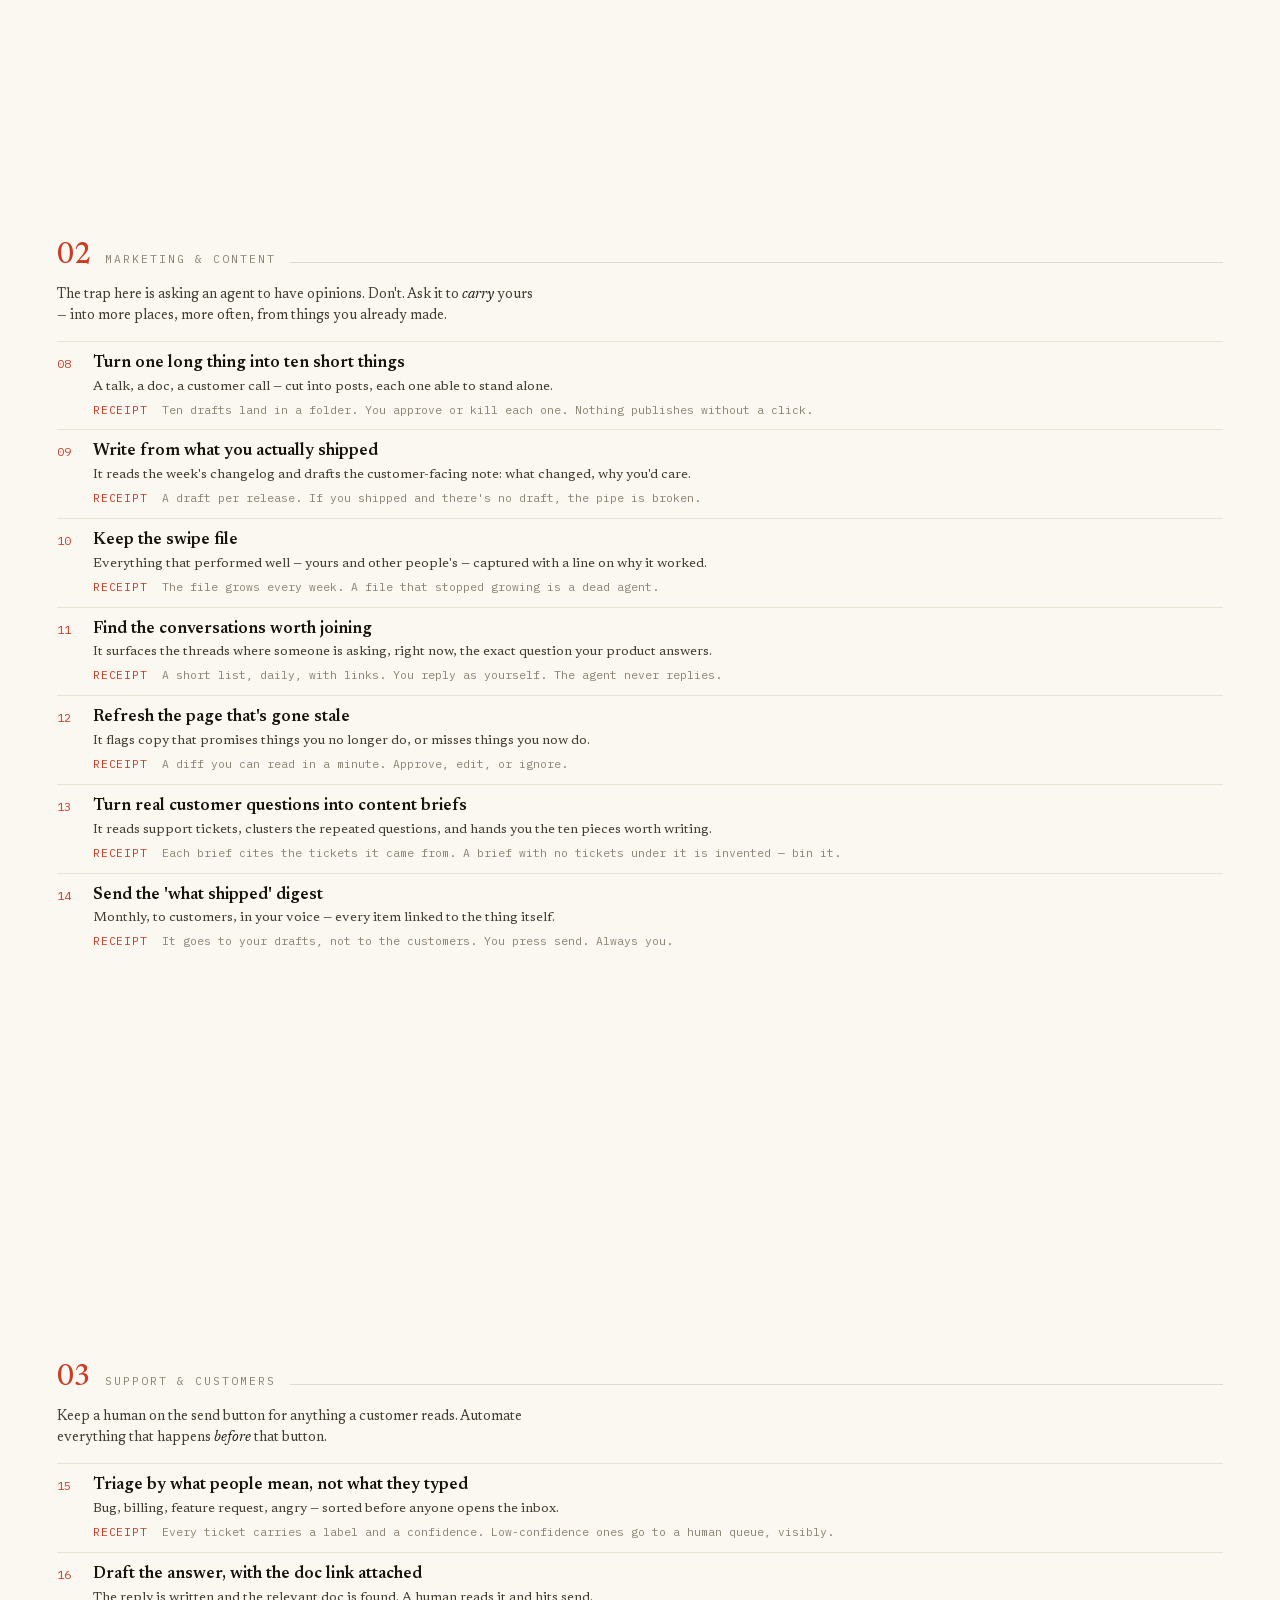
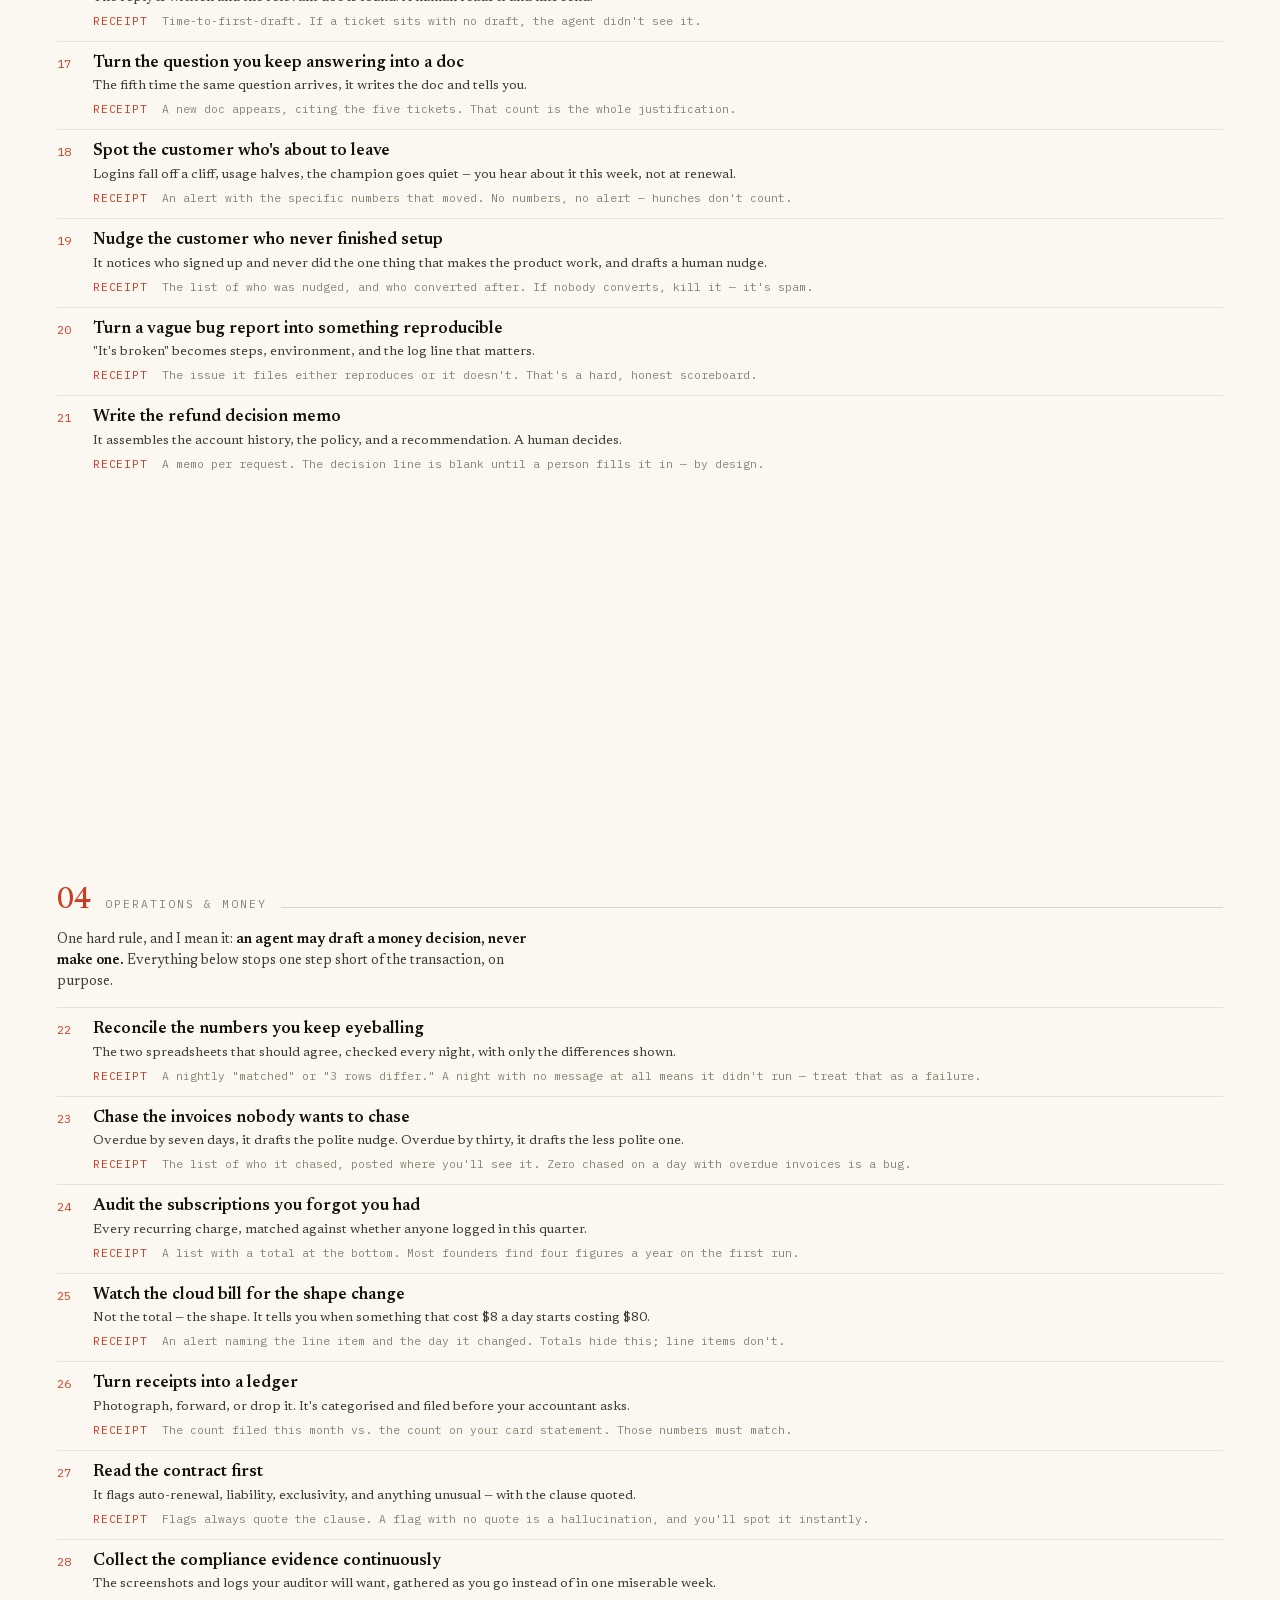
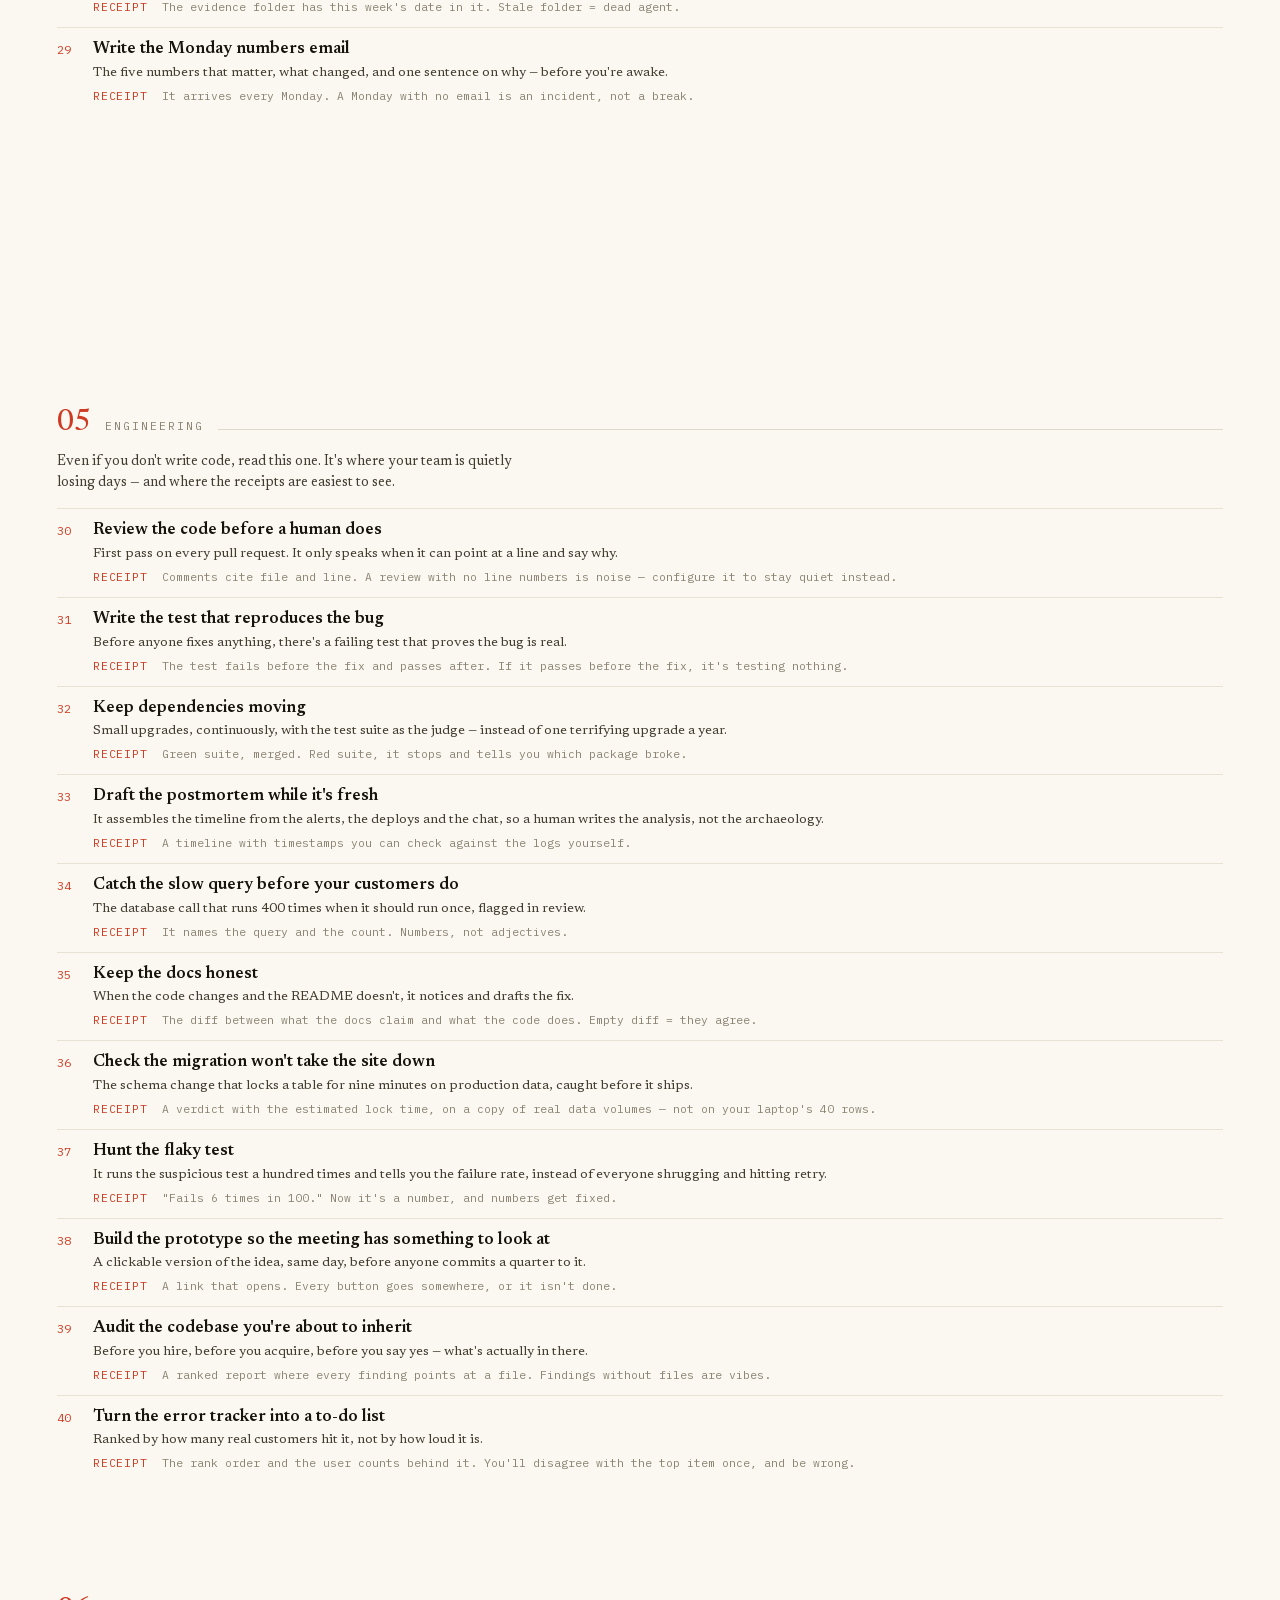
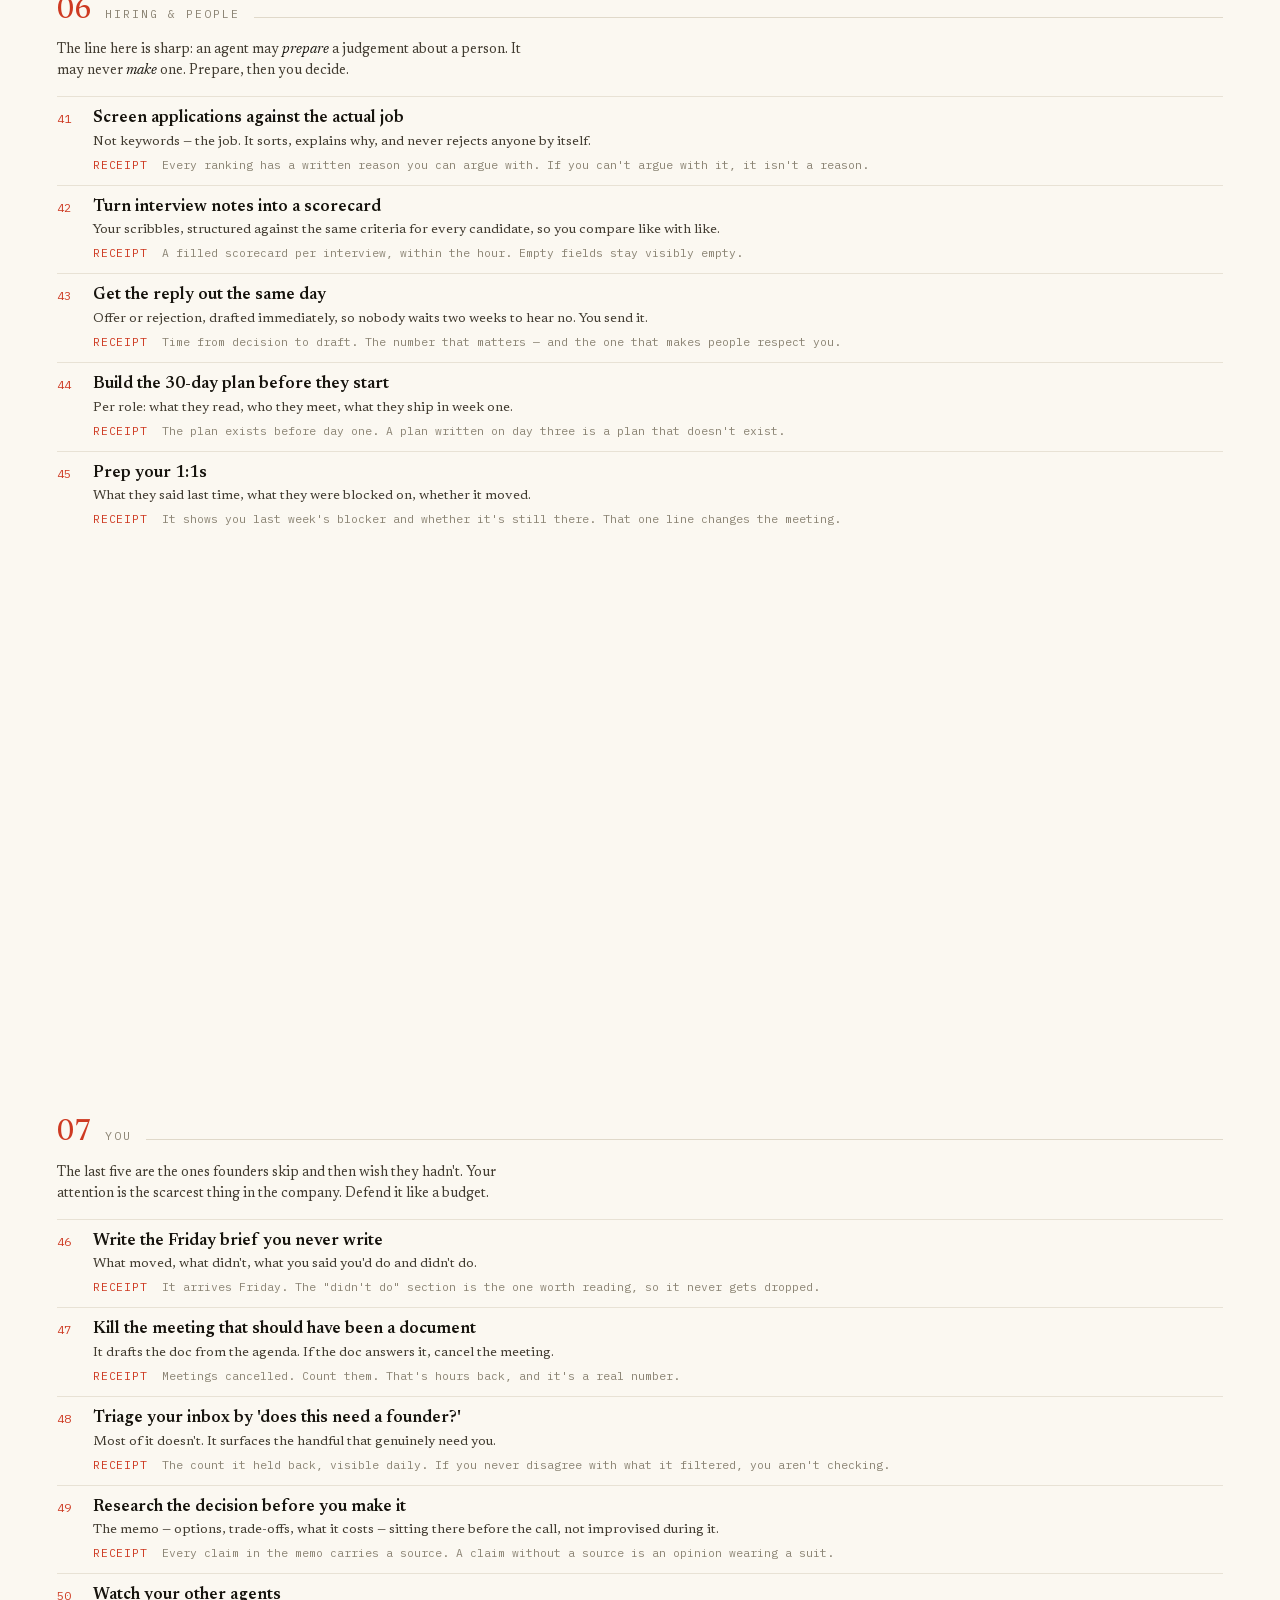
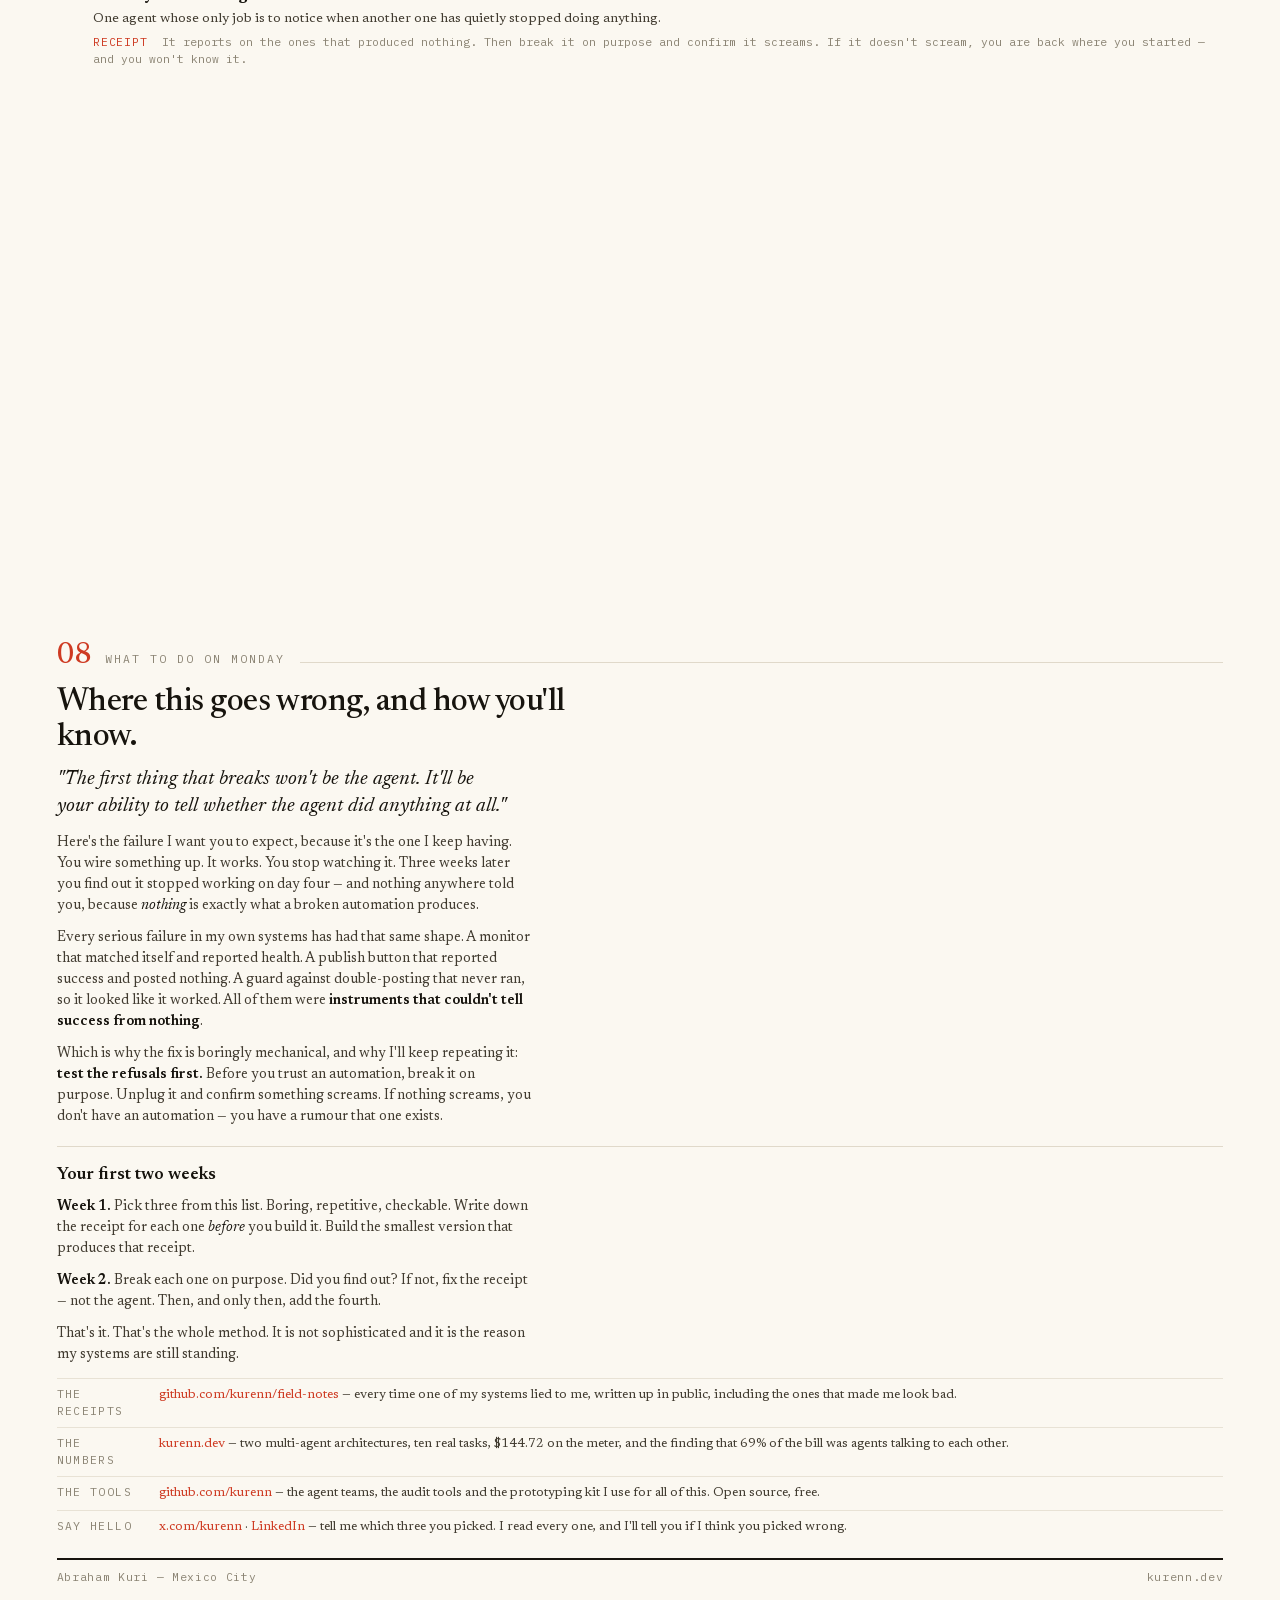
<file: _internal/guide/built.html>
<!DOCTYPE html>
<html lang="en">
<head>
<meta charset="utf-8">
<title>50 Things You Could Be Automating With Your AI Agent — Abraham Kuri</title>
<!--
  PRINT SOURCE for /guide/50-things-you-could-be-automating.pdf

  Regenerate:
      python3 _internal/guide/render.py

  Fonts resolve relative to this file (../../fonts/). Keep it here, not at the
  repo root — the root is the site, and this is a machine.
-->
<style>
@font-face {
  font-family: 'IBM Plex Mono';
  font-style: normal;
  font-weight: 400;
  font-display: swap;
  src: url('../../fonts/442b3ec987.woff2') format('woff2');
  unicode-range: U+0460-052F, U+1C80-1C8A, U+20B4, U+2DE0-2DFF, U+A640-A69F, U+FE2E-FE2F;
}
@font-face {
  font-family: 'IBM Plex Mono';
  font-style: normal;
  font-weight: 400;
  font-display: swap;
  src: url('../../fonts/f3e3ef5f4a.woff2') format('woff2');
  unicode-range: U+0301, U+0400-045F, U+0490-0491, U+04B0-04B1, U+2116;
}
@font-face {
  font-family: 'IBM Plex Mono';
  font-style: normal;
  font-weight: 400;
  font-display: swap;
  src: url('../../fonts/f299d916ba.woff2') format('woff2');
  unicode-range: U+0102-0103, U+0110-0111, U+0128-0129, U+0168-0169, U+01A0-01A1, U+01AF-01B0, U+0300-0301, U+0303-0304, U+0308-0309, U+0323, U+0329, U+1EA0-1EF9, U+20AB;
}
@font-face {
  font-family: 'IBM Plex Mono';
  font-style: normal;
  font-weight: 400;
  font-display: swap;
  src: url('../../fonts/108d509084.woff2') format('woff2');
  unicode-range: U+0100-02BA, U+02BD-02C5, U+02C7-02CC, U+02CE-02D7, U+02DD-02FF, U+0304, U+0308, U+0329, U+1D00-1DBF, U+1E00-1E9F, U+1EF2-1EFF, U+2020, U+20A0-20AB, U+20AD-20C0, U+2113, U+2C60-2C7F, U+A720-A7FF;
}
@font-face {
  font-family: 'IBM Plex Mono';
  font-style: normal;
  font-weight: 400;
  font-display: swap;
  src: url('../../fonts/2c9bacf024.woff2') format('woff2');
  unicode-range: U+0000-00FF, U+0131, U+0152-0153, U+02BB-02BC, U+02C6, U+02DA, U+02DC, U+0304, U+0308, U+0329, U+2000-206F, U+20AC, U+2122, U+2191, U+2193, U+2212, U+2215, U+FEFF, U+FFFD;
}
@font-face {
  font-family: 'IBM Plex Mono';
  font-style: normal;
  font-weight: 500;
  font-display: swap;
  src: url('../../fonts/f49291b791.woff2') format('woff2');
  unicode-range: U+0460-052F, U+1C80-1C8A, U+20B4, U+2DE0-2DFF, U+A640-A69F, U+FE2E-FE2F;
}
@font-face {
  font-family: 'IBM Plex Mono';
  font-style: normal;
  font-weight: 500;
  font-display: swap;
  src: url('../../fonts/695a267637.woff2') format('woff2');
  unicode-range: U+0301, U+0400-045F, U+0490-0491, U+04B0-04B1, U+2116;
}
@font-face {
  font-family: 'IBM Plex Mono';
  font-style: normal;
  font-weight: 500;
  font-display: swap;
  src: url('../../fonts/062794e1a3.woff2') format('woff2');
  unicode-range: U+0102-0103, U+0110-0111, U+0128-0129, U+0168-0169, U+01A0-01A1, U+01AF-01B0, U+0300-0301, U+0303-0304, U+0308-0309, U+0323, U+0329, U+1EA0-1EF9, U+20AB;
}
@font-face {
  font-family: 'IBM Plex Mono';
  font-style: normal;
  font-weight: 500;
  font-display: swap;
  src: url('../../fonts/24397a3e83.woff2') format('woff2');
  unicode-range: U+0100-02BA, U+02BD-02C5, U+02C7-02CC, U+02CE-02D7, U+02DD-02FF, U+0304, U+0308, U+0329, U+1D00-1DBF, U+1E00-1E9F, U+1EF2-1EFF, U+2020, U+20A0-20AB, U+20AD-20C0, U+2113, U+2C60-2C7F, U+A720-A7FF;
}
@font-face {
  font-family: 'IBM Plex Mono';
  font-style: normal;
  font-weight: 500;
  font-display: swap;
  src: url('../../fonts/3a2668b94b.woff2') format('woff2');
  unicode-range: U+0000-00FF, U+0131, U+0152-0153, U+02BB-02BC, U+02C6, U+02DA, U+02DC, U+0304, U+0308, U+0329, U+2000-206F, U+20AC, U+2122, U+2191, U+2193, U+2212, U+2215, U+FEFF, U+FFFD;
}
@font-face {
  font-family: 'IBM Plex Mono';
  font-style: normal;
  font-weight: 600;
  font-display: swap;
  src: url('../../fonts/c314a25c3a.woff2') format('woff2');
  unicode-range: U+0460-052F, U+1C80-1C8A, U+20B4, U+2DE0-2DFF, U+A640-A69F, U+FE2E-FE2F;
}
@font-face {
  font-family: 'IBM Plex Mono';
  font-style: normal;
  font-weight: 600;
  font-display: swap;
  src: url('../../fonts/1b68792e8d.woff2') format('woff2');
  unicode-range: U+0301, U+0400-045F, U+0490-0491, U+04B0-04B1, U+2116;
}
@font-face {
  font-family: 'IBM Plex Mono';
  font-style: normal;
  font-weight: 600;
  font-display: swap;
  src: url('../../fonts/7925a2dd6c.woff2') format('woff2');
  unicode-range: U+0102-0103, U+0110-0111, U+0128-0129, U+0168-0169, U+01A0-01A1, U+01AF-01B0, U+0300-0301, U+0303-0304, U+0308-0309, U+0323, U+0329, U+1EA0-1EF9, U+20AB;
}
@font-face {
  font-family: 'IBM Plex Mono';
  font-style: normal;
  font-weight: 600;
  font-display: swap;
  src: url('../../fonts/535a3114a7.woff2') format('woff2');
  unicode-range: U+0100-02BA, U+02BD-02C5, U+02C7-02CC, U+02CE-02D7, U+02DD-02FF, U+0304, U+0308, U+0329, U+1D00-1DBF, U+1E00-1E9F, U+1EF2-1EFF, U+2020, U+20A0-20AB, U+20AD-20C0, U+2113, U+2C60-2C7F, U+A720-A7FF;
}
@font-face {
  font-family: 'IBM Plex Mono';
  font-style: normal;
  font-weight: 600;
  font-display: swap;
  src: url('../../fonts/c11adc9130.woff2') format('woff2');
  unicode-range: U+0000-00FF, U+0131, U+0152-0153, U+02BB-02BC, U+02C6, U+02DA, U+02DC, U+0304, U+0308, U+0329, U+2000-206F, U+20AC, U+2122, U+2191, U+2193, U+2212, U+2215, U+FEFF, U+FFFD;
}
@font-face {
  font-family: 'Newsreader';
  font-style: italic;
  font-weight: 400;
  font-display: swap;
  src: url('../../fonts/f345600864.woff2') format('woff2');
  unicode-range: U+0102-0103, U+0110-0111, U+0128-0129, U+0168-0169, U+01A0-01A1, U+01AF-01B0, U+0300-0301, U+0303-0304, U+0308-0309, U+0323, U+0329, U+1EA0-1EF9, U+20AB;
}
@font-face {
  font-family: 'Newsreader';
  font-style: italic;
  font-weight: 400;
  font-display: swap;
  src: url('../../fonts/3184335df9.woff2') format('woff2');
  unicode-range: U+0100-02BA, U+02BD-02C5, U+02C7-02CC, U+02CE-02D7, U+02DD-02FF, U+0304, U+0308, U+0329, U+1D00-1DBF, U+1E00-1E9F, U+1EF2-1EFF, U+2020, U+20A0-20AB, U+20AD-20C0, U+2113, U+2C60-2C7F, U+A720-A7FF;
}
@font-face {
  font-family: 'Newsreader';
  font-style: italic;
  font-weight: 400;
  font-display: swap;
  src: url('../../fonts/0e959a3459.woff2') format('woff2');
  unicode-range: U+0000-00FF, U+0131, U+0152-0153, U+02BB-02BC, U+02C6, U+02DA, U+02DC, U+0304, U+0308, U+0329, U+2000-206F, U+20AC, U+2122, U+2191, U+2193, U+2212, U+2215, U+FEFF, U+FFFD;
}
@font-face {
  font-family: 'Newsreader';
  font-style: italic;
  font-weight: 500;
  font-display: swap;
  src: url('../../fonts/f345600864.woff2') format('woff2');
  unicode-range: U+0102-0103, U+0110-0111, U+0128-0129, U+0168-0169, U+01A0-01A1, U+01AF-01B0, U+0300-0301, U+0303-0304, U+0308-0309, U+0323, U+0329, U+1EA0-1EF9, U+20AB;
}
@font-face {
  font-family: 'Newsreader';
  font-style: italic;
  font-weight: 500;
  font-display: swap;
  src: url('../../fonts/3184335df9.woff2') format('woff2');
  unicode-range: U+0100-02BA, U+02BD-02C5, U+02C7-02CC, U+02CE-02D7, U+02DD-02FF, U+0304, U+0308, U+0329, U+1D00-1DBF, U+1E00-1E9F, U+1EF2-1EFF, U+2020, U+20A0-20AB, U+20AD-20C0, U+2113, U+2C60-2C7F, U+A720-A7FF;
}
@font-face {
  font-family: 'Newsreader';
  font-style: italic;
  font-weight: 500;
  font-display: swap;
  src: url('../../fonts/0e959a3459.woff2') format('woff2');
  unicode-range: U+0000-00FF, U+0131, U+0152-0153, U+02BB-02BC, U+02C6, U+02DA, U+02DC, U+0304, U+0308, U+0329, U+2000-206F, U+20AC, U+2122, U+2191, U+2193, U+2212, U+2215, U+FEFF, U+FFFD;
}
@font-face {
  font-family: 'Newsreader';
  font-style: normal;
  font-weight: 400;
  font-display: swap;
  src: url('../../fonts/b232cde57b.woff2') format('woff2');
  unicode-range: U+0102-0103, U+0110-0111, U+0128-0129, U+0168-0169, U+01A0-01A1, U+01AF-01B0, U+0300-0301, U+0303-0304, U+0308-0309, U+0323, U+0329, U+1EA0-1EF9, U+20AB;
}
@font-face {
  font-family: 'Newsreader';
  font-style: normal;
  font-weight: 400;
  font-display: swap;
  src: url('../../fonts/5ca53eda01.woff2') format('woff2');
  unicode-range: U+0100-02BA, U+02BD-02C5, U+02C7-02CC, U+02CE-02D7, U+02DD-02FF, U+0304, U+0308, U+0329, U+1D00-1DBF, U+1E00-1E9F, U+1EF2-1EFF, U+2020, U+20A0-20AB, U+20AD-20C0, U+2113, U+2C60-2C7F, U+A720-A7FF;
}
@font-face {
  font-family: 'Newsreader';
  font-style: normal;
  font-weight: 400;
  font-display: swap;
  src: url('../../fonts/662a6e2a1a.woff2') format('woff2');
  unicode-range: U+0000-00FF, U+0131, U+0152-0153, U+02BB-02BC, U+02C6, U+02DA, U+02DC, U+0304, U+0308, U+0329, U+2000-206F, U+20AC, U+2122, U+2191, U+2193, U+2212, U+2215, U+FEFF, U+FFFD;
}
@font-face {
  font-family: 'Newsreader';
  font-style: normal;
  font-weight: 500;
  font-display: swap;
  src: url('../../fonts/b232cde57b.woff2') format('woff2');
  unicode-range: U+0102-0103, U+0110-0111, U+0128-0129, U+0168-0169, U+01A0-01A1, U+01AF-01B0, U+0300-0301, U+0303-0304, U+0308-0309, U+0323, U+0329, U+1EA0-1EF9, U+20AB;
}
@font-face {
  font-family: 'Newsreader';
  font-style: normal;
  font-weight: 500;
  font-display: swap;
  src: url('../../fonts/5ca53eda01.woff2') format('woff2');
  unicode-range: U+0100-02BA, U+02BD-02C5, U+02C7-02CC, U+02CE-02D7, U+02DD-02FF, U+0304, U+0308, U+0329, U+1D00-1DBF, U+1E00-1E9F, U+1EF2-1EFF, U+2020, U+20A0-20AB, U+20AD-20C0, U+2113, U+2C60-2C7F, U+A720-A7FF;
}
@font-face {
  font-family: 'Newsreader';
  font-style: normal;
  font-weight: 500;
  font-display: swap;
  src: url('../../fonts/662a6e2a1a.woff2') format('woff2');
  unicode-range: U+0000-00FF, U+0131, U+0152-0153, U+02BB-02BC, U+02C6, U+02DA, U+02DC, U+0304, U+0308, U+0329, U+2000-206F, U+20AC, U+2122, U+2191, U+2193, U+2212, U+2215, U+FEFF, U+FFFD;
}
@font-face {
  font-family: 'Newsreader';
  font-style: normal;
  font-weight: 600;
  font-display: swap;
  src: url('../../fonts/b232cde57b.woff2') format('woff2');
  unicode-range: U+0102-0103, U+0110-0111, U+0128-0129, U+0168-0169, U+01A0-01A1, U+01AF-01B0, U+0300-0301, U+0303-0304, U+0308-0309, U+0323, U+0329, U+1EA0-1EF9, U+20AB;
}
@font-face {
  font-family: 'Newsreader';
  font-style: normal;
  font-weight: 600;
  font-display: swap;
  src: url('../../fonts/5ca53eda01.woff2') format('woff2');
  unicode-range: U+0100-02BA, U+02BD-02C5, U+02C7-02CC, U+02CE-02D7, U+02DD-02FF, U+0304, U+0308, U+0329, U+1D00-1DBF, U+1E00-1E9F, U+1EF2-1EFF, U+2020, U+20A0-20AB, U+20AD-20C0, U+2113, U+2C60-2C7F, U+A720-A7FF;
}
@font-face {
  font-family: 'Newsreader';
  font-style: normal;
  font-weight: 600;
  font-display: swap;
  src: url('../../fonts/662a6e2a1a.woff2') format('woff2');
  unicode-range: U+0000-00FF, U+0131, U+0152-0153, U+02BB-02BC, U+02C6, U+02DA, U+02DC, U+0304, U+0308, U+0329, U+2000-206F, U+20AC, U+2122, U+2191, U+2193, U+2212, U+2215, U+FEFF, U+FFFD;
}

:root{
  --bg:#FBF8F1; --ink:#17140E; --body:#413B30; --muted:#8B8474;
  --accent:#CE3A22; --rule:#E0D9CA; --hair:#E8E2D5; --panel:#F3EEE3;
  --serif:'Newsreader',Georgia,serif;
  --mono:'IBM Plex Mono',ui-monospace,monospace;
}

/* Zero page margin, and put the margin in the page's own padding instead —
   otherwise Chrome paints the background only inside the content box and every
   sheet comes out cream with white gutters. The site is cream to the edge; so
   is this. */
@page { size: A4; margin: 0; }

*{ box-sizing:border-box; margin:0; padding:0; }

html, body{ background:var(--bg); }
body{
  font-family:var(--serif); color:var(--body);
  font-size:10.5pt; line-height:1.5; -webkit-font-smoothing:antialiased;
}

/* ---- page machinery ---------------------------------------------------- */
.page{
  padding:16mm 15mm 14mm; min-height:297mm;
  page-break-after:always; background:var(--bg);
}
.page:last-child{ page-break-after:auto; }
.keep{ page-break-inside:avoid; break-inside:avoid; }

/* ---- cover ------------------------------------------------------------- */
.cover{ height:297mm; display:flex; flex-direction:column; }
.eyebrow{
  font-family:var(--mono); font-size:8.5pt; letter-spacing:.22em;
  text-transform:uppercase; color:var(--muted);
}
.cover .eyebrow{ color:var(--accent); }
.cover-mid{ flex:1; display:flex; flex-direction:column; justify-content:center; }
h1{
  font-family:var(--serif); font-weight:600; font-size:46pt; line-height:1.02;
  letter-spacing:-.02em; color:var(--ink); margin:0 0 18px; max-width:12em;
}
.cover .lede{
  font-size:14pt; line-height:1.5; color:var(--body); max-width:26em; margin-bottom:26px;
}
.cover .lede em{ font-style:italic; color:var(--ink); }
.rule-heavy{ height:2px; background:var(--ink); }
.rule{ height:1px; background:var(--rule); }
.cover-foot{
  display:flex; justify-content:space-between; align-items:baseline;
  font-family:var(--mono); font-size:8.5pt; letter-spacing:.06em; color:var(--muted);
  padding-top:12px; border-top:1px solid var(--ink);
}
.cover-foot strong{ color:var(--ink); font-weight:500; }

/* ---- interior ---------------------------------------------------------- */
h2{
  font-family:var(--serif); font-weight:500; font-size:24pt; line-height:1.1;
  letter-spacing:-.015em; color:var(--ink); margin:0 0 10px; max-width:16em;
}
h3{
  font-family:var(--serif); font-weight:600; font-size:13pt; color:var(--ink);
  margin:0 0 6px;
}
p{ margin:0 0 11px; max-width:34em; }
p.lede{ font-size:12pt; line-height:1.6; }
em{ font-style:italic; color:var(--ink); }
strong{ font-weight:600; color:var(--ink); }
a{ color:var(--accent); text-decoration:none; }

.sec-head{
  display:flex; align-items:baseline; gap:14px; margin:0 0 14px;
}
.sec-head .n{
  font-family:var(--serif); font-size:22pt; font-weight:500; color:var(--accent); line-height:1;
}
.sec-head .t{
  font-family:var(--mono); font-size:8.5pt; letter-spacing:.18em;
  text-transform:uppercase; color:var(--muted); white-space:nowrap;
}
.sec-head .fill{ flex:1; height:1px; background:var(--rule); }

/* ---- the rules panel --------------------------------------------------- */
.rulecard{
  background:var(--panel); border-left:2px solid var(--accent);
  padding:14px 16px; margin:0 0 14px;
}
.rulecard h3{ margin-bottom:4px; }
.rulecard p{ margin:0; font-size:10pt; }

/* ---- the 50 ------------------------------------------------------------ */
.item{ display:flex; gap:14px; padding:11px 0; border-top:1px solid var(--hair); }
.item .num{
  font-family:var(--mono); font-size:9pt; color:var(--accent);
  flex-shrink:0; width:22px; padding-top:2px;
}
.item .body{ flex:1; }
.item .job{
  font-family:var(--serif); font-size:12.5pt; font-weight:600; color:var(--ink);
  line-height:1.3; margin-bottom:3px;
}
.item .does{ font-size:10pt; line-height:1.5; color:var(--body); margin-bottom:4px; }
.item .receipt{
  font-family:var(--mono); font-size:8.5pt; line-height:1.5; color:var(--muted);
}
.item .receipt b{
  color:var(--accent); font-weight:400; letter-spacing:.08em; text-transform:uppercase;
}
.group{ margin-bottom:20px; }
.group:last-child{ margin-bottom:0; }

/* ---- closing ----------------------------------------------------------- */
.pull{
  font-family:var(--serif); font-size:15.5pt; line-height:1.35; color:var(--ink);
  font-style:italic; max-width:22em; margin:0 0 12px;
}
.links{ margin-top:12px; }
.links .row{
  display:flex; gap:14px; padding:7px 0; border-top:1px solid var(--hair);
  font-size:9.5pt; align-items:baseline;
}
.links .row .k{
  font-family:var(--mono); font-size:8.5pt; letter-spacing:.12em;
  text-transform:uppercase; color:var(--muted); width:88px; flex-shrink:0;
}
.links .row .v{ flex:1; }
.links .row .v a{ color:var(--accent); }

.folio{
  position:running(footer);
}
.sig{
  margin-top:14px; padding-top:9px; border-top:2px solid var(--ink);
  font-family:var(--mono); font-size:8.5pt; letter-spacing:.06em; color:var(--muted);
  display:flex; justify-content:space-between;
}
/* The closing page must END the document. Left to itself the signature block
   orphans onto a 13th page that is nothing but a rule and a footer. */
.page.close{ min-height:auto; }
</style>
</head>
<body>

<!-- ============================ COVER ============================ -->
<section class="page cover">
  <div class="eyebrow">[ Free guide ]</div>

  <div class="cover-mid">
    <h1>50 Things You Could Be Automating With Your AI&nbsp;Agent</h1>
    <p class="lede">
      The playbook for turning invisible manual work into agent-run systems:
      sales, marketing, support, ops, engineering — and you.
      <em>Every one of them comes with a receipt.</em>
    </p>
    <div class="rule-heavy" style="max-width:120px"></div>
  </div>

  <div class="cover-foot">
    <span><strong>Abraham Kuri</strong> — CTO &amp; co-founder, Coba (YC&nbsp;S23)</span>
    <span>kurenn.dev</span>
  </div>
</section>

<!-- ============================ READ FIRST ============================ -->
<section class="page">
  <div class="sec-head">
    <span class="n">00</span><span class="t">Read this first</span><span class="fill"></span>
  </div>

  <h2>An automation you can't check isn't an automation. It's a rumour.</h2>

  <p class="lede">
    I have spent the last year building teams of AI agents and measuring what they
    actually cost. The most expensive lesson had nothing to do with money.
  </p>

  <p>
    I once shipped a health check for a fleet of agents. It watched them, and it told
    me they were alive. It said so four separate times. They were dead. The check was
    matching against its own process — it was finding <em>itself</em> and reporting a
    heartbeat. My monitoring didn't miss the incident. My monitoring <strong>was</strong>
    the incident.
  </p>

  <p>
    That is the whole risk of automating your company. Not that the robot does the
    wrong thing loudly — you'd catch that by Tuesday. It's that it does
    <em>nothing</em>, quietly, and everything looks fine. A queue that is wrong looks
    exactly like a queue that is fine.
  </p>

  <p>
    So this isn't a list of prompts. It's a list of <strong>jobs</strong> — and every
    single one of them ships with a <em>receipt</em>: the thing you look at to know it
    really ran. If you take nothing else from this guide, take the receipts.
  </p>

  <div class="rulecard keep">
    <h3>Rule 1 — Start where it's boring, repetitive, and checkable.</h3>
    <p>Not where it's hardest. Not where it's most impressive in a demo. The first
       automation should be something you already do by hand every week and could
       verify in ten seconds. Boring work is where agents are superhuman and where a
       mistake costs you nothing.</p>
  </div>

  <div class="rulecard keep">
    <h3>Rule 2 — If you can't name the receipt, don't build it.</h3>
    <p>Before you automate anything, finish this sentence: <em>"I'll know it worked
       because I'll see ____."</em> A message in a channel. A row in a sheet. A link
       to the thing it made. If you can't finish that sentence, you're not building an
       automation — you're building a place for work to disappear.</p>
  </div>

  <div class="rulecard keep">
    <h3>Rule 3 — Silence must be loud.</h3>
    <p>The default state of a broken automation is silence, and silence feels like
       peace. Make the absence of work an event: <em>"0 invoices chased"</em> on a day
       with overdue invoices should page you as hard as an error would. Every serious
       failure I've had was something that quietly did nothing and looked fine.</p>
  </div>

  <p style="margin-top:16px">
    Pick <strong>three</strong> from the next pages. Not thirty. Three you already do
    by hand, that you'd notice within a day if they stopped. Run them for two weeks.
    Then come back.
  </p>
</section>

<!-- ============================ SALES ============================ -->
<section class="page">
  <div class="sec-head">
    <span class="n">01</span><span class="t">Sales &amp; pipeline</span><span class="fill"></span>
  </div>
  <p style="margin-bottom:14px">The work that happens <em>around</em> selling is the work that
     doesn't get done. None of this replaces the call. All of it replaces the hour after it.</p>

  <div class="group">
    <div class="item keep">
      <div class="num">01</div>
      <div class="body">
        <div class="job">Turn every sales call into a CRM update</div>
        <div class="does">It listens to the recording, writes the summary, updates the deal stage, and lists what you promised the customer.</div>
        <div class="receipt"><b>Receipt</b> &nbsp;The deal record changed today. If you had a call and nothing moved, that's a bug — not a quiet day.</div>
      </div>
    </div>
    <div class="item keep">
      <div class="num">02</div>
      <div class="body">
        <div class="job">Draft the follow-up while the call is still warm</div>
        <div class="does">Within ten minutes of hanging up, a draft is sitting in your inbox with what you agreed and the next date. You edit and send.</div>
        <div class="receipt"><b>Receipt</b> &nbsp;A draft exists before you've made coffee. No draft = no call happened, or the agent is down.</div>
      </div>
    </div>
    <div class="item keep">
      <div class="num">03</div>
      <div class="body">
        <div class="job">Tell you which deals have gone quiet</div>
        <div class="does">It watches for the deals where nobody has spoken in fourteen days and puts them in front of you, oldest first.</div>
        <div class="receipt"><b>Receipt</b> &nbsp;A weekly list with names on it. An empty list on a week you know is messy means it isn't looking.</div>
      </div>
    </div>
    <div class="item keep">
      <div class="num">04</div>
      <div class="body">
        <div class="job">Prep you before the intro call</div>
        <div class="does">Fifteen minutes before the meeting: who they are, what they raised, what they shipped last month, and the three questions worth asking.</div>
        <div class="receipt"><b>Receipt</b> &nbsp;A one-pager in your inbox with a timestamp before the meeting starts. Late = useless.</div>
      </div>
    </div>
    <div class="item keep">
      <div class="num">05</div>
      <div class="body">
        <div class="job">Keep the pipeline honest</div>
        <div class="does">It sweeps for deals rotting in a stage nobody has touched, and asks the owner one question: is this real?</div>
        <div class="receipt"><b>Receipt</b> &nbsp;The stale count, posted every Monday. If it's ever zero, be suspicious — pipelines are never that clean.</div>
      </div>
    </div>
    <div class="item keep">
      <div class="num">06</div>
      <div class="body">
        <div class="job">Answer the security questionnaire</div>
        <div class="does">It fills the 200-row spreadsheet from your previous answers and flags only the rows it genuinely doesn't know.</div>
        <div class="receipt"><b>Receipt</b> &nbsp;The count of rows it left blank. A confident 0-blanks answer is the one to distrust — go read it.</div>
      </div>
    </div>
    <div class="item keep">
      <div class="num">07</div>
      <div class="body">
        <div class="job">Write the pipeline note for your board</div>
        <div class="does">It turns the CRM into three paragraphs a human investor would actually read, with the numbers attached.</div>
        <div class="receipt"><b>Receipt</b> &nbsp;It's in your drafts before the board email is due, with every number traceable back to a deal.</div>
      </div>
    </div>
  </div>
</section>

<!-- ============================ MARKETING ============================ -->
<section class="page">
  <div class="sec-head">
    <span class="n">02</span><span class="t">Marketing &amp; content</span><span class="fill"></span>
  </div>
  <p style="margin-bottom:14px">The trap here is asking an agent to have opinions. Don't.
     Ask it to <em>carry</em> yours — into more places, more often, from things you already made.</p>

  <div class="group">
    <div class="item keep">
      <div class="num">08</div>
      <div class="body">
        <div class="job">Turn one long thing into ten short things</div>
        <div class="does">A talk, a doc, a customer call — cut into posts, each one able to stand alone.</div>
        <div class="receipt"><b>Receipt</b> &nbsp;Ten drafts land in a folder. You approve or kill each one. Nothing publishes without a click.</div>
      </div>
    </div>
    <div class="item keep">
      <div class="num">09</div>
      <div class="body">
        <div class="job">Write from what you actually shipped</div>
        <div class="does">It reads the week's changelog and drafts the customer-facing note: what changed, why you'd care.</div>
        <div class="receipt"><b>Receipt</b> &nbsp;A draft per release. If you shipped and there's no draft, the pipe is broken.</div>
      </div>
    </div>
    <div class="item keep">
      <div class="num">10</div>
      <div class="body">
        <div class="job">Keep the swipe file</div>
        <div class="does">Everything that performed well — yours and other people's — captured with a line on why it worked.</div>
        <div class="receipt"><b>Receipt</b> &nbsp;The file grows every week. A file that stopped growing is a dead agent.</div>
      </div>
    </div>
    <div class="item keep">
      <div class="num">11</div>
      <div class="body">
        <div class="job">Find the conversations worth joining</div>
        <div class="does">It surfaces the threads where someone is asking, right now, the exact question your product answers.</div>
        <div class="receipt"><b>Receipt</b> &nbsp;A short list, daily, with links. You reply as yourself. The agent never replies.</div>
      </div>
    </div>
    <div class="item keep">
      <div class="num">12</div>
      <div class="body">
        <div class="job">Refresh the page that's gone stale</div>
        <div class="does">It flags copy that promises things you no longer do, or misses things you now do.</div>
        <div class="receipt"><b>Receipt</b> &nbsp;A diff you can read in a minute. Approve, edit, or ignore.</div>
      </div>
    </div>
    <div class="item keep">
      <div class="num">13</div>
      <div class="body">
        <div class="job">Turn real customer questions into content briefs</div>
        <div class="does">It reads support tickets, clusters the repeated questions, and hands you the ten pieces worth writing.</div>
        <div class="receipt"><b>Receipt</b> &nbsp;Each brief cites the tickets it came from. A brief with no tickets under it is invented — bin it.</div>
      </div>
    </div>
    <div class="item keep">
      <div class="num">14</div>
      <div class="body">
        <div class="job">Send the 'what shipped' digest</div>
        <div class="does">Monthly, to customers, in your voice — every item linked to the thing itself.</div>
        <div class="receipt"><b>Receipt</b> &nbsp;It goes to your drafts, not to the customers. You press send. Always you.</div>
      </div>
    </div>
  </div>
</section>

<!-- ============================ SUPPORT ============================ -->
<section class="page">
  <div class="sec-head">
    <span class="n">03</span><span class="t">Support &amp; customers</span><span class="fill"></span>
  </div>
  <p style="margin-bottom:14px">Keep a human on the send button for anything a customer reads.
     Automate everything that happens <em>before</em> that button.</p>

  <div class="group">
    <div class="item keep">
      <div class="num">15</div>
      <div class="body">
        <div class="job">Triage by what people mean, not what they typed</div>
        <div class="does">Bug, billing, feature request, angry — sorted before anyone opens the inbox.</div>
        <div class="receipt"><b>Receipt</b> &nbsp;Every ticket carries a label and a confidence. Low-confidence ones go to a human queue, visibly.</div>
      </div>
    </div>
    <div class="item keep">
      <div class="num">16</div>
      <div class="body">
        <div class="job">Draft the answer, with the doc link attached</div>
        <div class="does">The reply is written and the relevant doc is found. A human reads it and hits send.</div>
        <div class="receipt"><b>Receipt</b> &nbsp;Time-to-first-draft. If a ticket sits with no draft, the agent didn't see it.</div>
      </div>
    </div>
    <div class="item keep">
      <div class="num">17</div>
      <div class="body">
        <div class="job">Turn the question you keep answering into a doc</div>
        <div class="does">The fifth time the same question arrives, it writes the doc and tells you.</div>
        <div class="receipt"><b>Receipt</b> &nbsp;A new doc appears, citing the five tickets. That count is the whole justification.</div>
      </div>
    </div>
    <div class="item keep">
      <div class="num">18</div>
      <div class="body">
        <div class="job">Spot the customer who's about to leave</div>
        <div class="does">Logins fall off a cliff, usage halves, the champion goes quiet — you hear about it this week, not at renewal.</div>
        <div class="receipt"><b>Receipt</b> &nbsp;An alert with the specific numbers that moved. No numbers, no alert — hunches don't count.</div>
      </div>
    </div>
    <div class="item keep">
      <div class="num">19</div>
      <div class="body">
        <div class="job">Nudge the customer who never finished setup</div>
        <div class="does">It notices who signed up and never did the one thing that makes the product work, and drafts a human nudge.</div>
        <div class="receipt"><b>Receipt</b> &nbsp;The list of who was nudged, and who converted after. If nobody converts, kill it — it's spam.</div>
      </div>
    </div>
    <div class="item keep">
      <div class="num">20</div>
      <div class="body">
        <div class="job">Turn a vague bug report into something reproducible</div>
        <div class="does">"It's broken" becomes steps, environment, and the log line that matters.</div>
        <div class="receipt"><b>Receipt</b> &nbsp;The issue it files either reproduces or it doesn't. That's a hard, honest scoreboard.</div>
      </div>
    </div>
    <div class="item keep">
      <div class="num">21</div>
      <div class="body">
        <div class="job">Write the refund decision memo</div>
        <div class="does">It assembles the account history, the policy, and a recommendation. A human decides.</div>
        <div class="receipt"><b>Receipt</b> &nbsp;A memo per request. The decision line is blank until a person fills it in — by design.</div>
      </div>
    </div>
  </div>
</section>

<!-- ============================ OPS ============================ -->
<section class="page">
  <div class="sec-head">
    <span class="n">04</span><span class="t">Operations &amp; money</span><span class="fill"></span>
  </div>
  <p style="margin-bottom:14px">One hard rule, and I mean it: <strong>an agent may draft a
     money decision, never make one.</strong> Everything below stops one step short of the
     transaction, on purpose.</p>

  <div class="group">
    <div class="item keep">
      <div class="num">22</div>
      <div class="body">
        <div class="job">Reconcile the numbers you keep eyeballing</div>
        <div class="does">The two spreadsheets that should agree, checked every night, with only the differences shown.</div>
        <div class="receipt"><b>Receipt</b> &nbsp;A nightly "matched" or "3 rows differ." A night with no message at all means it didn't run — treat that as a failure.</div>
      </div>
    </div>
    <div class="item keep">
      <div class="num">23</div>
      <div class="body">
        <div class="job">Chase the invoices nobody wants to chase</div>
        <div class="does">Overdue by seven days, it drafts the polite nudge. Overdue by thirty, it drafts the less polite one.</div>
        <div class="receipt"><b>Receipt</b> &nbsp;The list of who it chased, posted where you'll see it. Zero chased on a day with overdue invoices is a bug.</div>
      </div>
    </div>
    <div class="item keep">
      <div class="num">24</div>
      <div class="body">
        <div class="job">Audit the subscriptions you forgot you had</div>
        <div class="does">Every recurring charge, matched against whether anyone logged in this quarter.</div>
        <div class="receipt"><b>Receipt</b> &nbsp;A list with a total at the bottom. Most founders find four figures a year on the first run.</div>
      </div>
    </div>
    <div class="item keep">
      <div class="num">25</div>
      <div class="body">
        <div class="job">Watch the cloud bill for the shape change</div>
        <div class="does">Not the total — the shape. It tells you when something that cost $8 a day starts costing $80.</div>
        <div class="receipt"><b>Receipt</b> &nbsp;An alert naming the line item and the day it changed. Totals hide this; line items don't.</div>
      </div>
    </div>
    <div class="item keep">
      <div class="num">26</div>
      <div class="body">
        <div class="job">Turn receipts into a ledger</div>
        <div class="does">Photograph, forward, or drop it. It's categorised and filed before your accountant asks.</div>
        <div class="receipt"><b>Receipt</b> &nbsp;The count filed this month vs. the count on your card statement. Those numbers must match.</div>
      </div>
    </div>
    <div class="item keep">
      <div class="num">27</div>
      <div class="body">
        <div class="job">Read the contract first</div>
        <div class="does">It flags auto-renewal, liability, exclusivity, and anything unusual — with the clause quoted.</div>
        <div class="receipt"><b>Receipt</b> &nbsp;Flags always quote the clause. A flag with no quote is a hallucination, and you'll spot it instantly.</div>
      </div>
    </div>
    <div class="item keep">
      <div class="num">28</div>
      <div class="body">
        <div class="job">Collect the compliance evidence continuously</div>
        <div class="does">The screenshots and logs your auditor will want, gathered as you go instead of in one miserable week.</div>
        <div class="receipt"><b>Receipt</b> &nbsp;The evidence folder has this week's date in it. Stale folder = dead agent.</div>
      </div>
    </div>
    <div class="item keep">
      <div class="num">29</div>
      <div class="body">
        <div class="job">Write the Monday numbers email</div>
        <div class="does">The five numbers that matter, what changed, and one sentence on why — before you're awake.</div>
        <div class="receipt"><b>Receipt</b> &nbsp;It arrives every Monday. A Monday with no email is an incident, not a break.</div>
      </div>
    </div>
  </div>
</section>

<!-- ============================ ENGINEERING ============================ -->
<section class="page">
  <div class="sec-head">
    <span class="n">05</span><span class="t">Engineering</span><span class="fill"></span>
  </div>
  <p style="margin-bottom:14px">Even if you don't write code, read this one. It's where your
     team is quietly losing days — and where the receipts are easiest to see.</p>

  <div class="group">
    <div class="item keep">
      <div class="num">30</div>
      <div class="body">
        <div class="job">Review the code before a human does</div>
        <div class="does">First pass on every pull request. It only speaks when it can point at a line and say why.</div>
        <div class="receipt"><b>Receipt</b> &nbsp;Comments cite file and line. A review with no line numbers is noise — configure it to stay quiet instead.</div>
      </div>
    </div>
    <div class="item keep">
      <div class="num">31</div>
      <div class="body">
        <div class="job">Write the test that reproduces the bug</div>
        <div class="does">Before anyone fixes anything, there's a failing test that proves the bug is real.</div>
        <div class="receipt"><b>Receipt</b> &nbsp;The test fails before the fix and passes after. If it passes before the fix, it's testing nothing.</div>
      </div>
    </div>
    <div class="item keep">
      <div class="num">32</div>
      <div class="body">
        <div class="job">Keep dependencies moving</div>
        <div class="does">Small upgrades, continuously, with the test suite as the judge — instead of one terrifying upgrade a year.</div>
        <div class="receipt"><b>Receipt</b> &nbsp;Green suite, merged. Red suite, it stops and tells you which package broke.</div>
      </div>
    </div>
    <div class="item keep">
      <div class="num">33</div>
      <div class="body">
        <div class="job">Draft the postmortem while it's fresh</div>
        <div class="does">It assembles the timeline from the alerts, the deploys and the chat, so a human writes the analysis, not the archaeology.</div>
        <div class="receipt"><b>Receipt</b> &nbsp;A timeline with timestamps you can check against the logs yourself.</div>
      </div>
    </div>
    <div class="item keep">
      <div class="num">34</div>
      <div class="body">
        <div class="job">Catch the slow query before your customers do</div>
        <div class="does">The database call that runs 400 times when it should run once, flagged in review.</div>
        <div class="receipt"><b>Receipt</b> &nbsp;It names the query and the count. Numbers, not adjectives.</div>
      </div>
    </div>
    <div class="item keep">
      <div class="num">35</div>
      <div class="body">
        <div class="job">Keep the docs honest</div>
        <div class="does">When the code changes and the README doesn't, it notices and drafts the fix.</div>
        <div class="receipt"><b>Receipt</b> &nbsp;The diff between what the docs claim and what the code does. Empty diff = they agree.</div>
      </div>
    </div>
    <div class="item keep">
      <div class="num">36</div>
      <div class="body">
        <div class="job">Check the migration won't take the site down</div>
        <div class="does">The schema change that locks a table for nine minutes on production data, caught before it ships.</div>
        <div class="receipt"><b>Receipt</b> &nbsp;A verdict with the estimated lock time, on a copy of real data volumes — not on your laptop's 40 rows.</div>
      </div>
    </div>
    <div class="item keep">
      <div class="num">37</div>
      <div class="body">
        <div class="job">Hunt the flaky test</div>
        <div class="does">It runs the suspicious test a hundred times and tells you the failure rate, instead of everyone shrugging and hitting retry.</div>
        <div class="receipt"><b>Receipt</b> &nbsp;"Fails 6 times in 100." Now it's a number, and numbers get fixed.</div>
      </div>
    </div>
    <div class="item keep">
      <div class="num">38</div>
      <div class="body">
        <div class="job">Build the prototype so the meeting has something to look at</div>
        <div class="does">A clickable version of the idea, same day, before anyone commits a quarter to it.</div>
        <div class="receipt"><b>Receipt</b> &nbsp;A link that opens. Every button goes somewhere, or it isn't done.</div>
      </div>
    </div>
    <div class="item keep">
      <div class="num">39</div>
      <div class="body">
        <div class="job">Audit the codebase you're about to inherit</div>
        <div class="does">Before you hire, before you acquire, before you say yes — what's actually in there.</div>
        <div class="receipt"><b>Receipt</b> &nbsp;A ranked report where every finding points at a file. Findings without files are vibes.</div>
      </div>
    </div>
    <div class="item keep">
      <div class="num">40</div>
      <div class="body">
        <div class="job">Turn the error tracker into a to-do list</div>
        <div class="does">Ranked by how many real customers hit it, not by how loud it is.</div>
        <div class="receipt"><b>Receipt</b> &nbsp;The rank order and the user counts behind it. You'll disagree with the top item once, and be wrong.</div>
      </div>
    </div>
  </div>
</section>

<!-- ============================ HIRING ============================ -->
<section class="page">
  <div class="sec-head">
    <span class="n">06</span><span class="t">Hiring &amp; people</span><span class="fill"></span>
  </div>
  <p style="margin-bottom:14px">The line here is sharp: an agent may <em>prepare</em> a
     judgement about a person. It may never <em>make</em> one. Prepare, then you decide.</p>

  <div class="group">
    <div class="item keep">
      <div class="num">41</div>
      <div class="body">
        <div class="job">Screen applications against the actual job</div>
        <div class="does">Not keywords — the job. It sorts, explains why, and never rejects anyone by itself.</div>
        <div class="receipt"><b>Receipt</b> &nbsp;Every ranking has a written reason you can argue with. If you can't argue with it, it isn't a reason.</div>
      </div>
    </div>
    <div class="item keep">
      <div class="num">42</div>
      <div class="body">
        <div class="job">Turn interview notes into a scorecard</div>
        <div class="does">Your scribbles, structured against the same criteria for every candidate, so you compare like with like.</div>
        <div class="receipt"><b>Receipt</b> &nbsp;A filled scorecard per interview, within the hour. Empty fields stay visibly empty.</div>
      </div>
    </div>
    <div class="item keep">
      <div class="num">43</div>
      <div class="body">
        <div class="job">Get the reply out the same day</div>
        <div class="does">Offer or rejection, drafted immediately, so nobody waits two weeks to hear no. You send it.</div>
        <div class="receipt"><b>Receipt</b> &nbsp;Time from decision to draft. The number that matters — and the one that makes people respect you.</div>
      </div>
    </div>
    <div class="item keep">
      <div class="num">44</div>
      <div class="body">
        <div class="job">Build the 30-day plan before they start</div>
        <div class="does">Per role: what they read, who they meet, what they ship in week one.</div>
        <div class="receipt"><b>Receipt</b> &nbsp;The plan exists before day one. A plan written on day three is a plan that doesn't exist.</div>
      </div>
    </div>
    <div class="item keep">
      <div class="num">45</div>
      <div class="body">
        <div class="job">Prep your 1:1s</div>
        <div class="does">What they said last time, what they were blocked on, whether it moved.</div>
        <div class="receipt"><b>Receipt</b> &nbsp;It shows you last week's blocker and whether it's still there. That one line changes the meeting.</div>
      </div>
    </div>
  </div>
</section>

<!-- ============================ YOU ============================ -->
<section class="page">
  <div class="sec-head">
    <span class="n">07</span><span class="t">You</span><span class="fill"></span>
  </div>
  <p style="margin-bottom:14px">The last five are the ones founders skip and then wish they
     hadn't. Your attention is the scarcest thing in the company. Defend it like a budget.</p>

  <div class="group">
    <div class="item keep">
      <div class="num">46</div>
      <div class="body">
        <div class="job">Write the Friday brief you never write</div>
        <div class="does">What moved, what didn't, what you said you'd do and didn't do.</div>
        <div class="receipt"><b>Receipt</b> &nbsp;It arrives Friday. The "didn't do" section is the one worth reading, so it never gets dropped.</div>
      </div>
    </div>
    <div class="item keep">
      <div class="num">47</div>
      <div class="body">
        <div class="job">Kill the meeting that should have been a document</div>
        <div class="does">It drafts the doc from the agenda. If the doc answers it, cancel the meeting.</div>
        <div class="receipt"><b>Receipt</b> &nbsp;Meetings cancelled. Count them. That's hours back, and it's a real number.</div>
      </div>
    </div>
    <div class="item keep">
      <div class="num">48</div>
      <div class="body">
        <div class="job">Triage your inbox by 'does this need a founder?'</div>
        <div class="does">Most of it doesn't. It surfaces the handful that genuinely need you.</div>
        <div class="receipt"><b>Receipt</b> &nbsp;The count it held back, visible daily. If you never disagree with what it filtered, you aren't checking.</div>
      </div>
    </div>
    <div class="item keep">
      <div class="num">49</div>
      <div class="body">
        <div class="job">Research the decision before you make it</div>
        <div class="does">The memo — options, trade-offs, what it costs — sitting there before the call, not improvised during it.</div>
        <div class="receipt"><b>Receipt</b> &nbsp;Every claim in the memo carries a source. A claim without a source is an opinion wearing a suit.</div>
      </div>
    </div>
    <div class="item keep">
      <div class="num">50</div>
      <div class="body">
        <div class="job">Watch your other agents</div>
        <div class="does">One agent whose only job is to notice when another one has quietly stopped doing anything.</div>
        <div class="receipt"><b>Receipt</b> &nbsp;It reports on the ones that produced nothing. Then break it on purpose and confirm it screams. If it doesn't scream, you are back where you started — and you won't know it.</div>
      </div>
    </div>
  </div>
</section>

<!-- ============================ CLOSING ============================ -->
<section class="page close">
  <div class="sec-head">
    <span class="n">08</span><span class="t">What to do on Monday</span><span class="fill"></span>
  </div>

  <h2>Where this goes wrong, and how you'll know.</h2>

  <p class="pull">
    "The first thing that breaks won't be the agent. It'll be your ability to tell
    whether the agent did anything at all."
  </p>

  <p>
    Here's the failure I want you to expect, because it's the one I keep having. You
    wire something up. It works. You stop watching it. Three weeks later you find out
    it stopped working on day four — and nothing anywhere told you, because
    <em>nothing</em> is exactly what a broken automation produces.
  </p>

  <p>
    Every serious failure in my own systems has had that same shape. A monitor that
    matched itself and reported health. A publish button that reported success and
    posted nothing. A guard against double-posting that never ran, so it looked like it
    worked. All of them were <strong>instruments that couldn't tell success from
    nothing</strong>.
  </p>

  <p>
    Which is why the fix is boringly mechanical, and why I'll keep repeating it:
    <strong>test the refusals first.</strong> Before you trust an automation, break it
    on purpose. Unplug it and confirm something screams. If nothing screams, you don't
    have an automation — you have a rumour that one exists.
  </p>

  <div class="rule" style="margin:18px 0 16px"></div>

  <h3 style="margin-bottom:8px">Your first two weeks</h3>
  <p><strong>Week 1.</strong> Pick three from this list. Boring, repetitive, checkable.
     Write down the receipt for each one <em>before</em> you build it. Build the smallest
     version that produces that receipt.</p>
  <p><strong>Week 2.</strong> Break each one on purpose. Did you find out? If not, fix the
     receipt — not the agent. Then, and only then, add the fourth.</p>
  <p style="margin-bottom:0">That's it. That's the whole method. It is not sophisticated and
     it is the reason my systems are still standing.</p>

  <div class="links">
    <div class="row">
      <span class="k">The receipts</span>
      <span class="v"><a href="https://github.com/kurenn/field-notes">github.com/kurenn/field-notes</a>
        — every time one of my systems lied to me, written up in public, including the
        ones that made me look bad.</span>
    </div>
    <div class="row">
      <span class="k">The numbers</span>
      <span class="v"><a href="https://kurenn.dev">kurenn.dev</a>
        — two multi-agent architectures, ten real tasks, $144.72 on the meter, and the
        finding that 69% of the bill was agents talking to each other.</span>
    </div>
    <div class="row">
      <span class="k">The tools</span>
      <span class="v"><a href="https://github.com/kurenn">github.com/kurenn</a>
        — the agent teams, the audit tools and the prototyping kit I use for all of this.
        Open source, free.</span>
    </div>
    <div class="row">
      <span class="k">Say hello</span>
      <span class="v"><a href="https://x.com/kurenn">x.com/kurenn</a> ·
        <a href="https://www.linkedin.com/in/abraham-kuri-vargas-b41a2126/">LinkedIn</a>
        — tell me which three you picked. I read every one, and I'll tell you if I think
        you picked wrong.</span>
    </div>
  </div>

  <div class="sig">
    <span>Abraham Kuri — Mexico City</span>
    <span>kurenn.dev</span>
  </div>
</section>

</body>
</html>
</file>
<file: css/styles.css>
:root {
  color-scheme: dark;
  --ground: #1a1b26; --ink: #c0caf5; --text: #a9b1d6;
  --dim: #565f89; --muted: #414868; --blue: #7aa2f7;
  --violet: #bb9af7; --green: #9ece6a; --red: #f7768e; --sel: #292e42;
}
* { box-sizing: border-box; }
html { scroll-behavior: smooth; }
body { margin: 0; padding: clamp(2.5rem, 9vw, 6rem) clamp(1.1rem, 5vw, 3rem) 5rem; background: var(--ground); color: var(--text); font: 15px/1.8 ui-monospace, "JetBrainsMono Nerd Font", "JetBrains Mono", "SF Mono", SFMono-Regular, "Cascadia Code", Menlo, Consolas, "Liberation Mono", monospace; -webkit-font-smoothing: antialiased; }
::selection { background: var(--sel); color: var(--ink); }
#px { position: fixed; inset: 0; width: 100%; height: 100%; z-index: -1; pointer-events: none; }
.wrap { width: 100%; max-width: 44rem; margin-inline: auto; }
main, header, footer { min-width: 0; }
main { width: 100%; max-width: 44rem; margin-inline: auto; }
.top { display: flex; flex-direction: column; gap: 1.3rem; margin-bottom: 2.4rem; }
.top .name { color: var(--ink); font-weight: bold; text-decoration: none; }
.top .site-mark { font-size: 15px; }
.top .name:has(.site-mark) { font-size: 0; }
.sections { display: flex; flex-wrap: wrap; gap: .35rem 1rem; }
.sections a { text-decoration: none; }
.sections a::before { content: '['; color: var(--text); }
.sections a::after { content: ']'; color: var(--text); }
.sections a span { margin-right: .25em; }
.sections [aria-current="page"] { color: var(--ink); }
.fit { width: 100%; min-width: 0; overflow: hidden; }
pre.fitted { width: max-content; margin: 0; white-space: pre; font-size: 16px; }
pre.logo { line-height: 1.05; font-weight: 700; color: var(--blue); background: linear-gradient(90deg, var(--blue), var(--violet)); -webkit-background-clip: text; background-clip: text; -webkit-text-fill-color: transparent; }
pre.logo .s { -webkit-text-fill-color: var(--muted); }
pre.logo .s2 { -webkit-text-fill-color: var(--dim); }
a { color: var(--blue); text-underline-offset: .2em; overflow-wrap: anywhere; }
a:hover { color: var(--violet); }
a:focus-visible, button:focus-visible, input:focus-visible, textarea:focus-visible, select:focus-visible, [tabindex]:focus-visible { outline: 2px solid var(--blue); outline-offset: 4px; }
.proto-skip { position: fixed; top: .5rem; left: .5rem; z-index: 100; background: var(--ground); padding: .5rem; transform: translateY(-200%); }
.proto-skip:focus { transform: none; }
h1, h2, h3, strong { color: var(--ink); line-height: 1.35; }
h1 { font-size: clamp(1.5rem, 4vw, 2rem); margin: 0 0 .35rem; }
h2 { font-size: 1.25rem; }
p { margin: .7rem 0; }
.meta, .meta-row, small, .count, .r-meta { color: var(--text); font-size: .9rem; }
.meta-row { display: flex; gap: .8rem; flex-wrap: wrap; }
.intro, .belief-top { margin-bottom: 2.4rem; }
.actions { display: flex; flex-wrap: wrap; gap: .8rem 1.5rem; margin-top: 1.2rem; align-items: center; }
.btn, button { font: inherit; cursor: pointer; }
.btn, button:not(.text-link) { border: 1px solid var(--blue); border-radius: 0; background: var(--ground); color: var(--blue); padding: .45rem .75rem; text-decoration: none; }
.btn:hover, button:hover { color: var(--violet); border-color: var(--violet); }
button.text-link { padding: 0; border: 0; background: none; color: var(--blue); text-decoration: underline; text-underline-offset: .2em; }
.ix-list, .rows, .repo-list, .links-list, .channels { list-style: none; padding: 0; margin: 0; }
.ix-list { display: grid; gap: 1rem; }
.ix { display: grid; grid-template-columns: auto 1fr; gap: .1rem 1rem; border: 2px solid var(--blue); padding: 1rem 1.2rem; text-decoration: none; }
.ix-n { color: var(--text); }
.ix-name { color: var(--ink); font-size: 1.2rem; font-weight: bold; }
.ix-promise { grid-column: 2; color: var(--text); }
.panes { display: grid; gap: 1rem; margin-top: 2rem; }
.pane { border: 2px solid var(--blue); padding: 1rem 1.2rem; }
.pane[data-pane="belief"] { display: none; }
.pane-title { color: var(--ink); font-weight: bold; }
.project, .os, .closing { margin: 2.4rem 0; }
.project, .row, .repo-item, .links-list li { border: 2px solid var(--blue); padding: 1rem 1.2rem; margin-bottom: 1rem; }
.project h2 { margin: .25rem 0; }
.p-promise { color: var(--ink); }
.kv { display: grid; grid-template-columns: max-content minmax(0, 1fr); gap: .25rem 1rem; }
.kv dt, .kv dd { margin: 0; overflow-wrap: anywhere; }
.os h2 { margin-bottom: 1rem; }
.count { margin-left: .75rem; }
.row > span, .r-links, .links-list a { display: block; }
.r-name { color: var(--ink); font-weight: bold; overflow-wrap: anywhere; }
.r-links { display: flex !important; flex-wrap: wrap; gap: 1rem; }
.repo-item a { display: grid; grid-template-columns: minmax(0, 1fr) auto; gap: .2rem 1rem; text-decoration: none; }
.repo-item .r-desc { grid-column: 1 / -1; color: var(--text); }
.repo-item .r-meta { color: var(--text); }
.links-list a { text-decoration: none; }
.links-list strong, .links-list span { display: block; }
.links-list span { color: var(--text); }
.links-list i { font-style: normal; }
.toolbar { display: grid; gap: 1rem; }
.filters { display: flex; flex-wrap: wrap; gap: .5rem; }
.filter.is-active { background: var(--blue); color: var(--ground); }
input, textarea { width: 100%; border: 1px solid var(--blue); border-radius: 0; background: var(--ground); color: var(--ink); font: inherit; padding: .65rem; }
input::placeholder, textarea::placeholder { color: var(--text); opacity: 1; }
.contact { display: grid; gap: 2.4rem; }
.channels li { display: flex; flex-wrap: wrap; gap: .5rem 1rem; padding: .65rem 0; border-bottom: 1px solid var(--muted); }
.channels .k { min-width: 6rem; }
.error { color: var(--red); }
[hidden] { display: none !important; }
.m-toc { border: 2px solid var(--blue); padding: 1rem 1.2rem; margin-bottom: 2.4rem; }
.m-toc nav { display: grid; gap: .3rem; }
.m-toc a span:first-child { margin-right: .75rem; }
.m-toc .is-current { color: var(--ink); }
.m-section { margin: 2rem 0; scroll-margin-top: 2rem; }
.m-section h2 { margin: .25rem 0 .7rem; }
.m-idx { color: var(--text); }
.m-closing { margin-top: 2rem; }
blockquote { margin: 1.2rem 0; border-left: 2px solid var(--violet); padding: .1rem 1rem; color: var(--ink); }
[data-modal] { position: fixed; inset: 0; z-index: 20; background: rgba(10, 11, 20, .8); display: none; }
[data-modal].open { display: block; }
.overlay { background: var(--ground); height: 100%; overflow-y: auto; }
.overlay-bar { position: sticky; top: 0; background: var(--ground); z-index: 1; }
.overlay-bar .wrap { display: flex; justify-content: space-between; align-items: center; padding: .8rem 1.2rem; }
.progress, .page-progress { height: 3px; background: var(--blue); width: 0; }
.page-progress { position: fixed; top: 0; left: 0; z-index: 5; }
.overlay .m-wrap { padding: 2rem 1.2rem 5rem; }
.foot, .home-foot { margin-top: 3rem; color: var(--text); font-size: .82rem; }
.foot .wrap, .home-foot .wrap { display: flex; flex-wrap: wrap; justify-content: space-between; gap: 1rem; }
.foot nav, .home-foot nav { display: flex; flex-wrap: wrap; gap: .8rem; }
.sr-only { position: absolute; width: 1px; height: 1px; padding: 0; margin: -1px; overflow: hidden; clip: rect(0, 0, 0, 0); white-space: nowrap; border: 0; }
@media (max-width: 900px) { #px { display: none; } }
@media (max-width: 400px) { .repo-item a { grid-template-columns: 1fr; } .repo-item .r-desc { grid-column: auto; } .kv { grid-template-columns: 1fr; } }
@media (prefers-reduced-motion: reduce) { html { scroll-behavior: auto; } *, *::before, *::after { animation: none !important; transition: none !important; } ::view-transition-group(*), ::view-transition-old(*), ::view-transition-new(*) { animation: none !important; } }

/* ---------- assessment.html ---------- */
.tile { border: 2px solid var(--blue); padding: 1rem 1.2rem; margin: 0 0 1rem; min-width: 0; }
.assess .lead { color: var(--ink); }
.as-form fieldset.tile { margin-inline: 0; }
.as-form legend { color: var(--ink); font-weight: bold; padding: 0 .5rem; margin-left: -.5rem; }
.as-n { color: var(--blue); margin-right: .6rem; }
.as-hint { margin: 0 0 .6rem; }
.as-opts { display: grid; gap: .25rem; }
.as-opt { display: flex; align-items: flex-start; gap: .75rem; padding: .35rem 0; cursor: pointer; color: var(--text); }
.as-opt input { width: 1.1rem; height: 1.1rem; margin: .4rem 0 0; padding: 0; flex: none; accent-color: var(--blue); }
.as-opt input:disabled { cursor: not-allowed; }
.as-opt input:disabled + span { opacity: .8; }
.as-opt:has(input:checked) span { color: var(--ink); }
.as-error:empty { display: none; }
.as-error { margin: 0 0 1rem; }
.as-results > h2 { margin: 0 0 .35rem; }
.as-card .as-said { margin: 0; }
.as-title { color: var(--ink); margin: .25rem 0 .7rem; }
.as-seen, .as-related { color: var(--text); }
.as-prompt-wrap { margin-top: 1rem; }
.as-prompt-wrap summary { cursor: pointer; color: var(--blue); }
.as-prompt { margin: .8rem 0; padding: .8rem; border: 1px solid var(--muted); background: var(--sel); color: var(--ink); font: inherit; font-size: .9rem; line-height: 1.6; white-space: pre-wrap; overflow-wrap: anywhere; word-break: break-word; }
.as-call { margin-top: 2rem; }
@media (max-width: 400px) { .tile { padding: .8rem .9rem; } }
</file>
